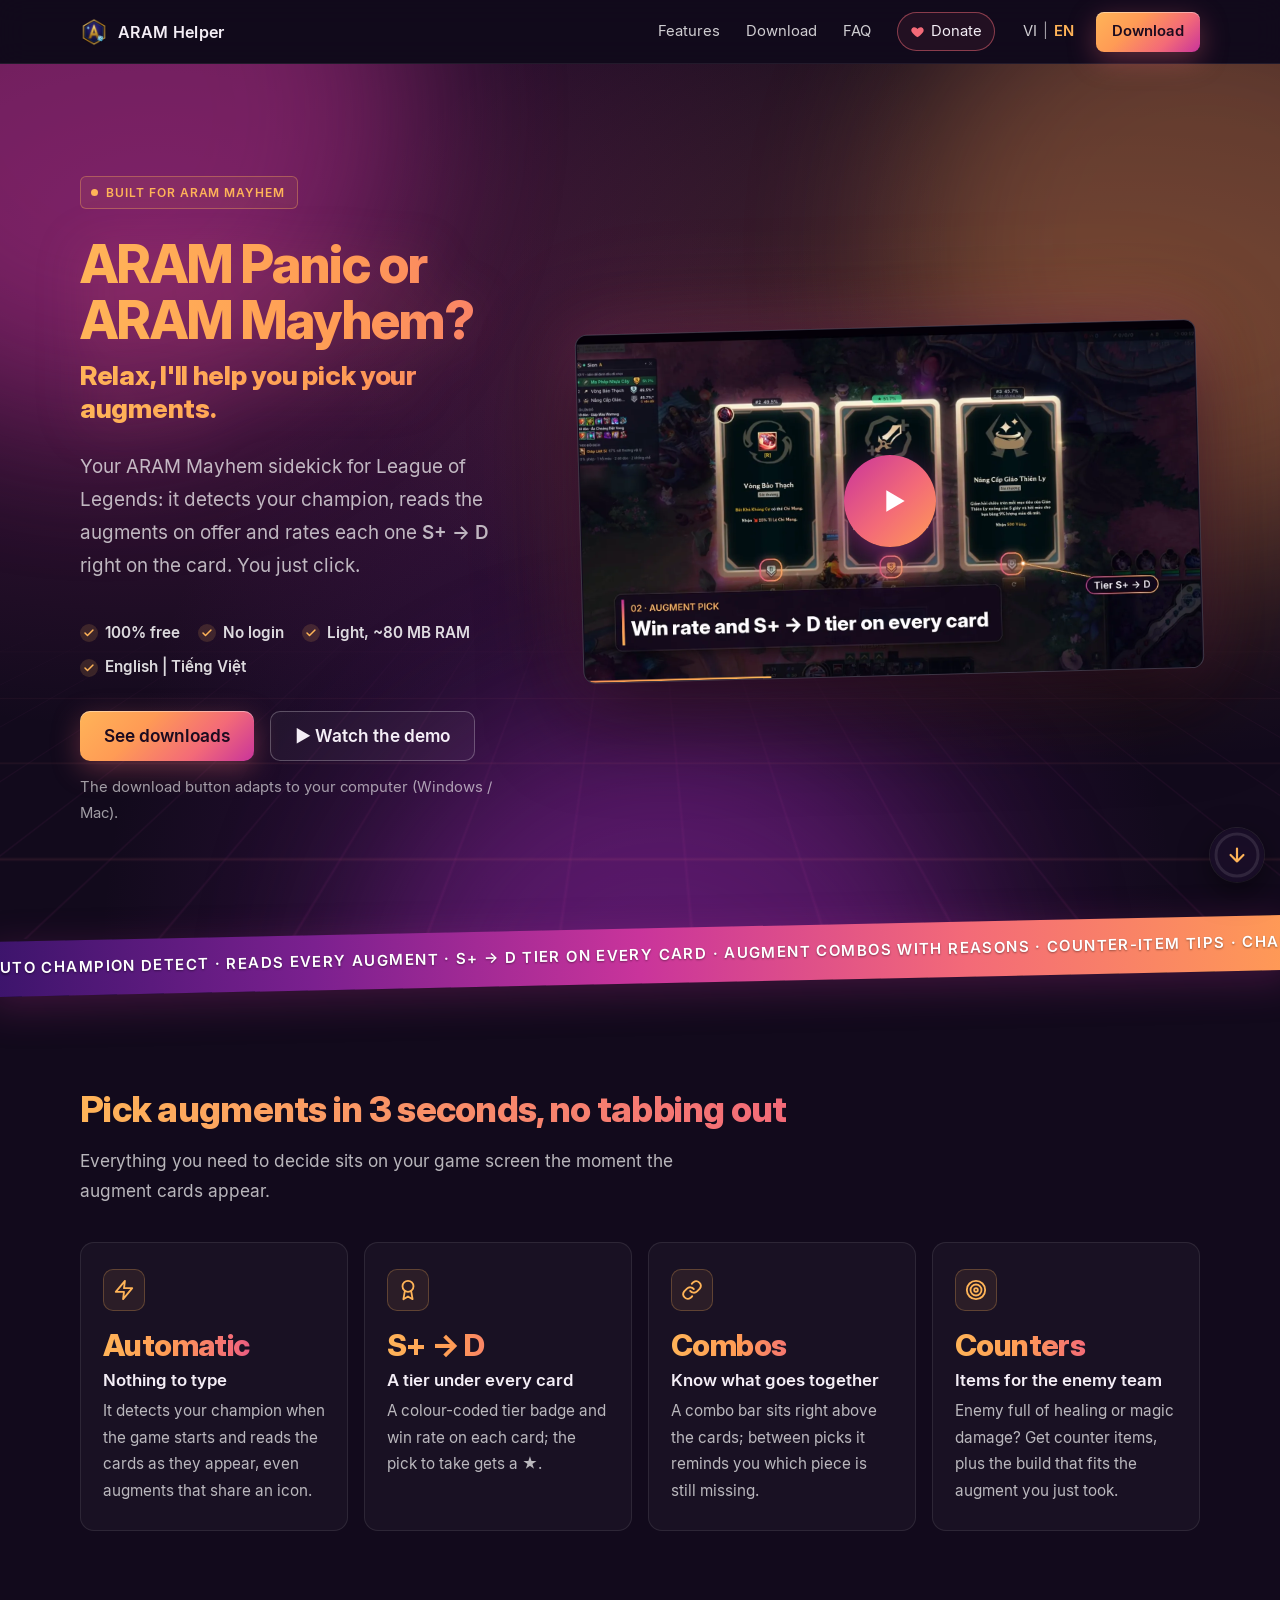
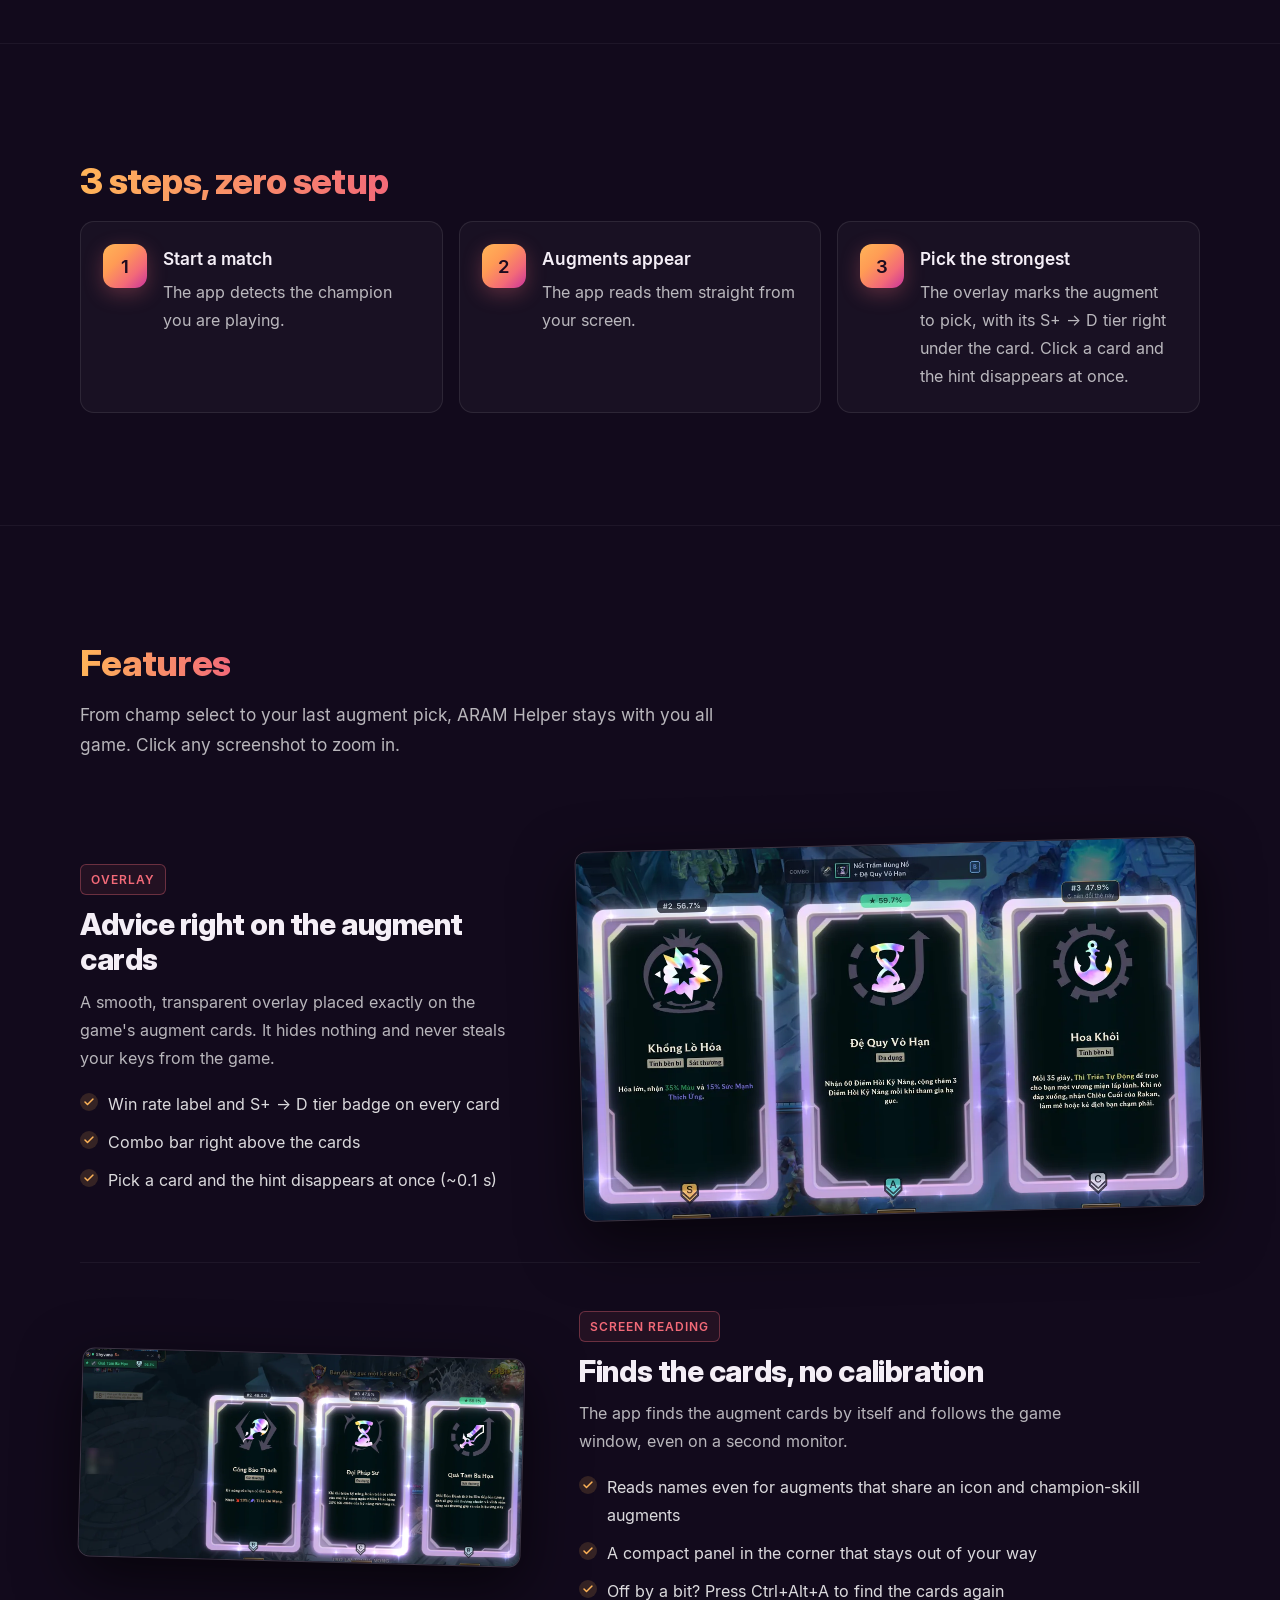
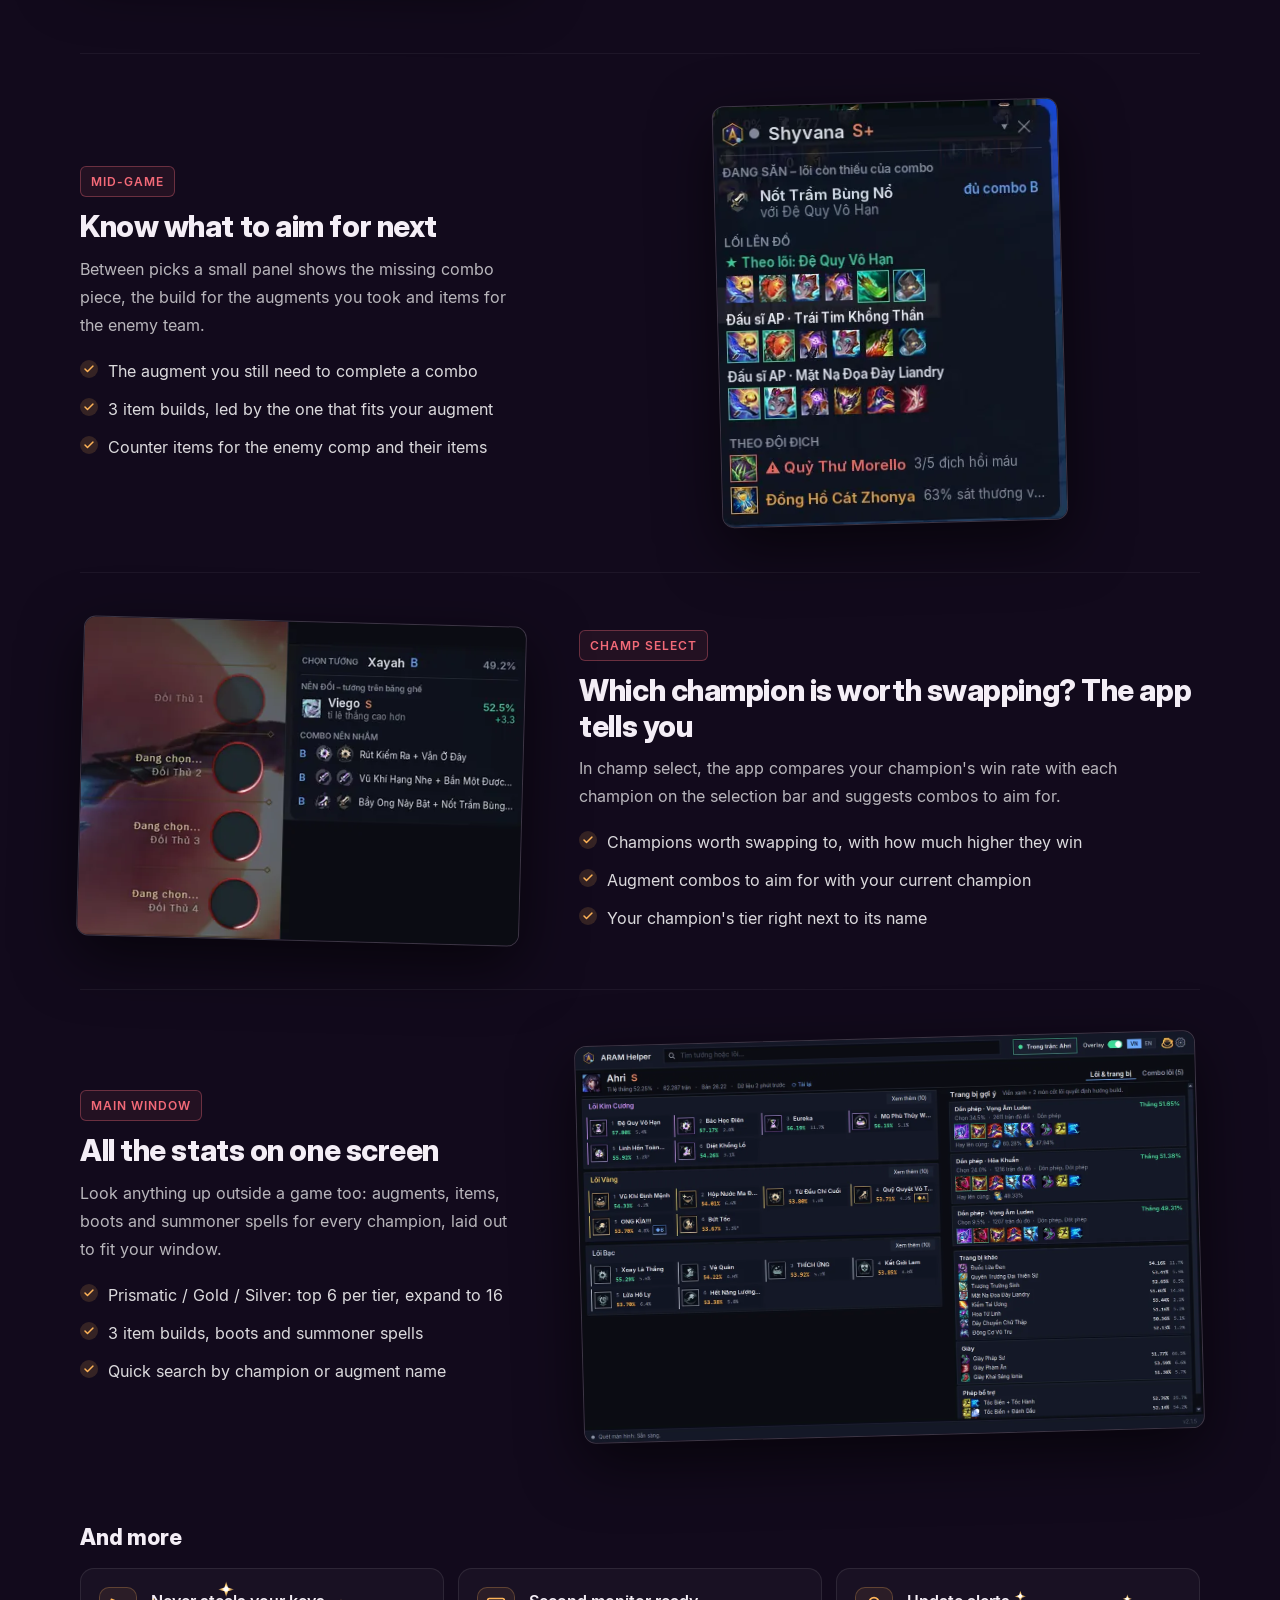
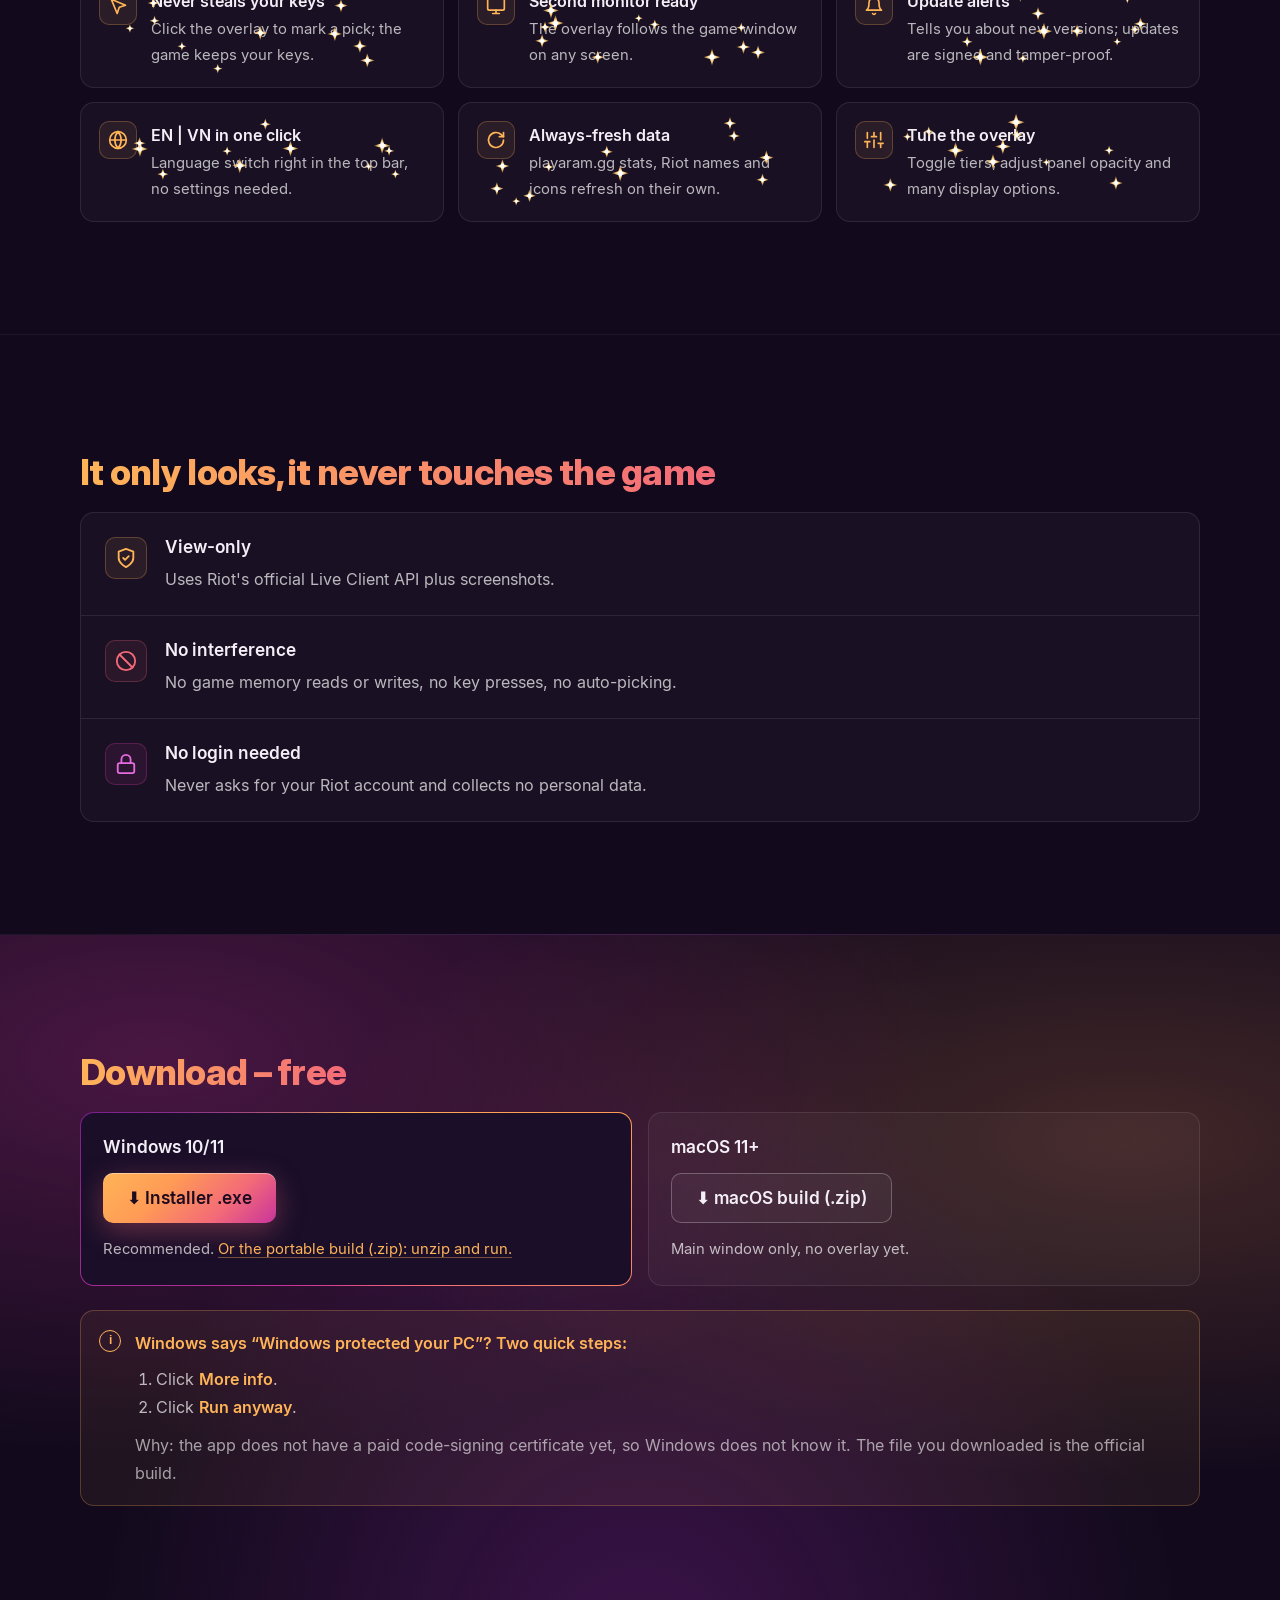
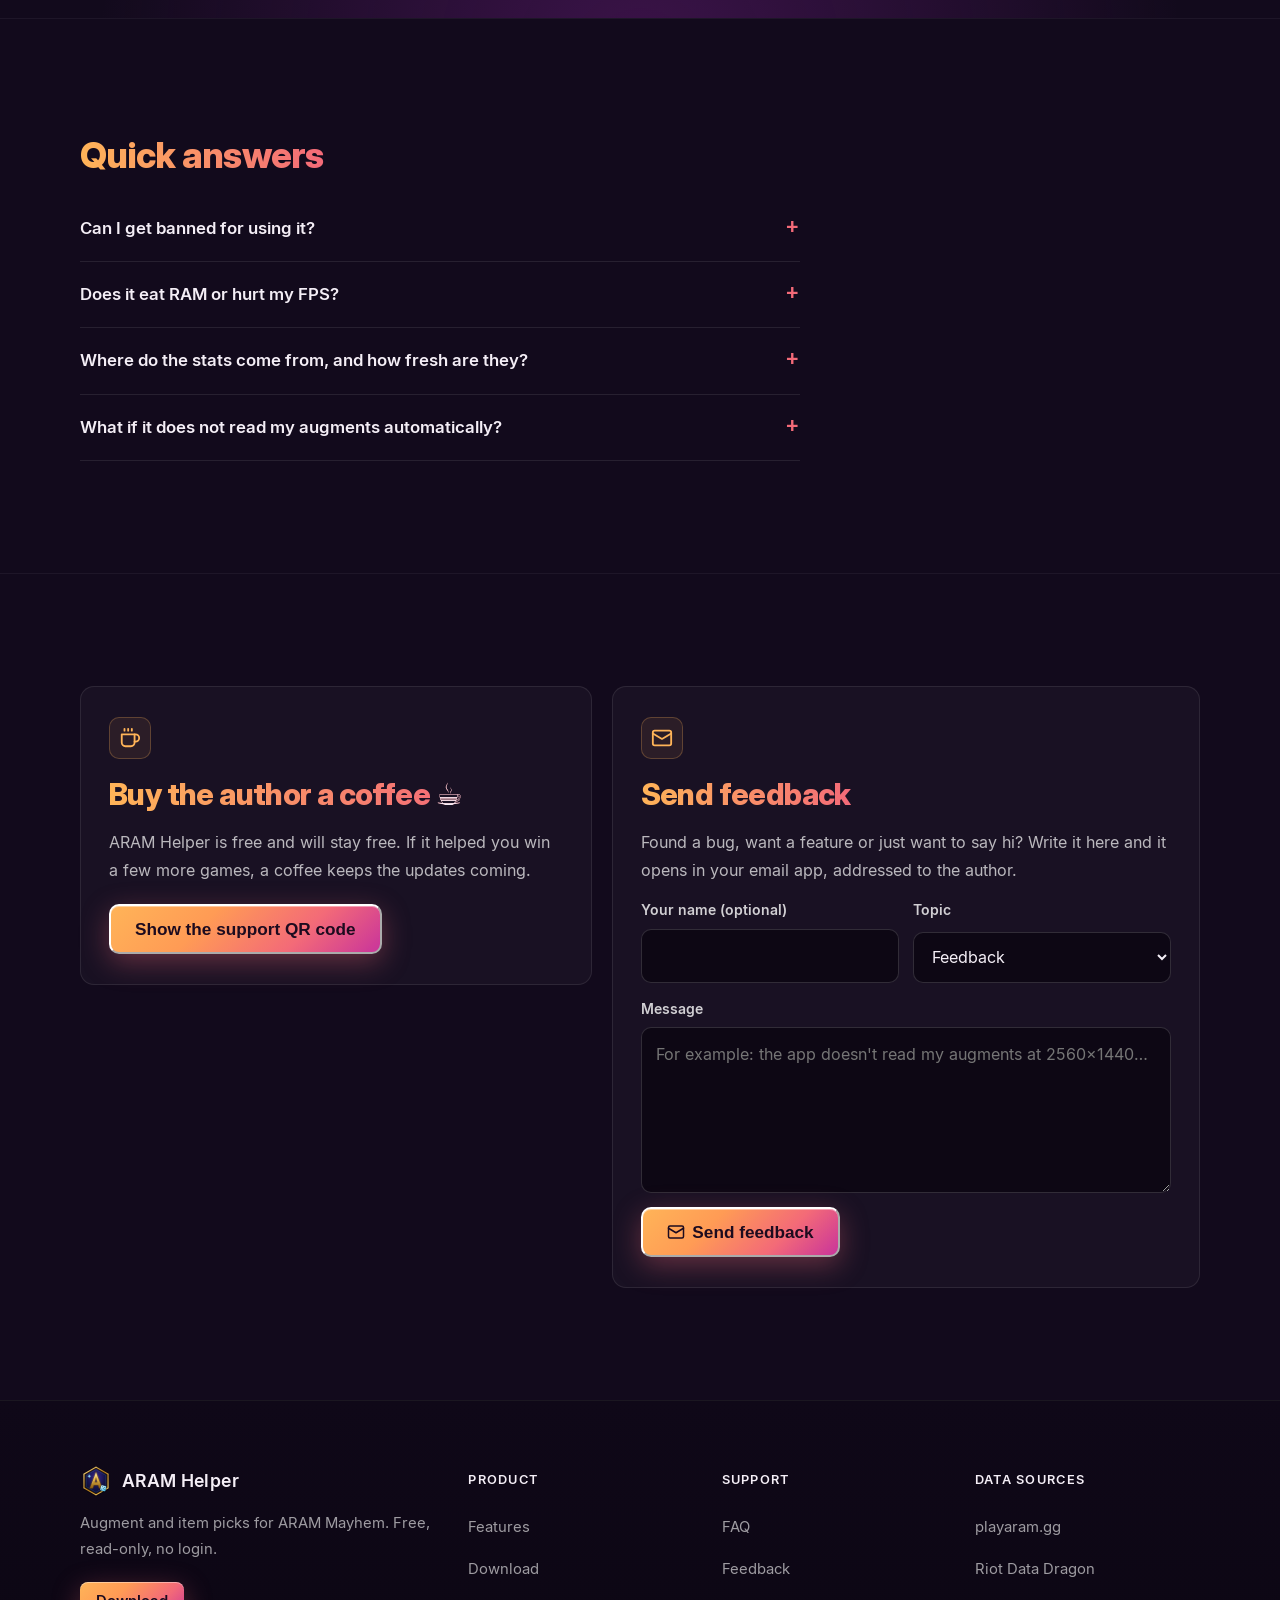
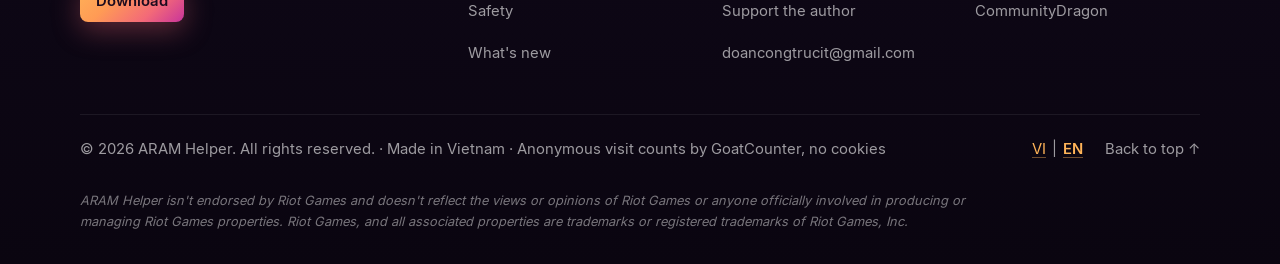
<file: site/index.html>
<!doctype html>
<html lang="vi">
<head>
<meta charset="utf-8">
<meta name="viewport" content="width=device-width, initial-scale=1">
<title>ARAM Helper – Gợi ý lõi và trang bị cho ARAM Hỗn Loạn</title>
<meta name="description" content="ARAM Helper tự nhận tướng, tự đọc các lõi trên màn hình và gợi ý lõi + trang bị ngay trong game ARAM Hỗn Loạn. Miễn phí, chỉ xem không can thiệp, không cần đăng nhập.">
<meta name="keywords" content="ARAM Mayhem augment helper, lõi ARAM Hỗn Loạn, lõi ARAM, gợi ý lõi, ARAM Helper, augment, overlay">
<meta name="theme-color" content="#120a1c">
<link rel="canonical" href="https://aramhelper.com/">
<link rel="alternate" hreflang="vi" href="https://aramhelper.com/">
<link rel="alternate" hreflang="en" href="https://aramhelper.com/en/">
<link rel="alternate" hreflang="x-default" href="https://aramhelper.com/">
<link rel="icon" type="image/png" href="assets/img/icon.png">
<meta property="og:type" content="website">
<meta property="og:site_name" content="ARAM Helper">
<meta property="og:title" content="ARAM Helper – ARAM Hoảng Loạn hay Hỗn Loạn? Đừng lo, tôi sẽ giúp bạn chọn lõi.">
<meta property="og:description" content="Tự đọc các lõi trên màn hình, gợi ý lõi + trang bị ngay trong game ARAM Hỗn Loạn. Miễn phí, chỉ xem không can thiệp, không cần đăng nhập.">
<meta property="og:url" content="https://aramhelper.com/">
<meta property="og:image" content="https://aramhelper.com/assets/img/og-vi.png">
<meta property="og:image:type" content="image/png">
<meta property="og:image:width" content="1200">
<meta property="og:image:height" content="630">
<meta property="og:image:alt" content="Overlay của ARAM Helper trong một trận ARAM Hỗn Loạn thật: nhãn % trên thẻ, huy hiệu tier, khung gợi ý">
<meta property="og:locale" content="vi_VN">
<meta name="twitter:card" content="summary_large_image">
<meta name="twitter:title" content="ARAM Helper – ARAM Hoảng Loạn hay Hỗn Loạn? Đừng lo, tôi sẽ giúp bạn chọn lõi.">
<meta name="twitter:description" content="Tự đọc các lõi trên màn hình, gợi ý lõi + trang bị ngay trong game ARAM Hỗn Loạn. Miễn phí, chỉ xem không can thiệp, không cần đăng nhập.">
<meta name="twitter:image" content="https://aramhelper.com/assets/img/og-vi.png">
<link rel="preload" href="assets/fonts/InterDisplay-ExtraBold.woff2" as="font" type="font/woff2" crossorigin>
<link rel="stylesheet" href="assets/style.css?v=0eca7738">
<script type="module" src="assets/app.mjs?v=0eca7738"></script>
<script data-goatcounter="https://aramhelper.goatcounter.com/count" async src="https://gc.zgo.at/count.js"></script>
</head>
<body data-lang="vi">
<div class="scroll-progress" aria-hidden="true"></div>

<header class="site-nav">
  <a class="brand" href="#hero"><img src="assets/img/icon.png" alt="" width="28" height="28"><span>ARAM Helper</span></a>
  <button class="nav-toggle" type="button" aria-label="Mở menu" aria-controls="site-links">&#9776;</button>
  <nav id="site-links" class="site-links">
    <a href="#features">Tính năng</a>
    <a href="#download">Tải về</a>
    <a href="#faq">Hỏi đáp</a>
    <a class="nav-donate" href="#donate" title="Ủng hộ tác giả" data-open-qr><svg class="heart" viewBox="0 0 24 24" aria-hidden="true" focusable="false"><path d="M12 21s-7.5-4.6-9.5-9.2C1.2 8.6 3.3 5 6.9 5c2.1 0 3.6 1.2 5.1 3 1.5-1.8 3-3 5.1-3 3.6 0 5.7 3.6 4.4 6.8C19.5 16.4 12 21 12 21z"/></svg><span class="nd-label">Ủng hộ</span></a>
    <span class="lang-switch"><a data-set-lang="vi" hreflang="vi" href="./">VI</a> | <a data-set-lang="en" hreflang="en" href="en/">EN</a></span>
  </nav>
  <a class="btn btn-primary btn-sm nav-cta" href="#download">Tải về</a>
</header>

<main>

<section id="hero" class="hero glow">
  <div class="hero-fx" aria-hidden="true"><span class="blob b1"></span><span class="blob b2"></span><span class="blob b3"></span><div class="floor"></div><canvas id="sparks"></canvas></div>
  <p class="badge"><span class="dot"></span>Dành cho ARAM Hỗn Loạn</p>
  <h1>ARAM Hoảng Loạn hay Hỗn Loạn?<span class="h1-sub">Đừng lo, tôi sẽ giúp bạn chọn lõi.</span></h1>
  <p class="lead">Trợ lý ARAM Hỗn Loạn cho Liên Minh Huyền Thoại: tự nhận tướng, tự đọc các lõi đang được đưa ra và chấm tier <b>S+ → D</b> ngay trên từng thẻ. Bạn chỉ việc bấm chọn.</p>
  <ul class="hero-points">
    <li><svg class="tick" viewBox="0 0 24 24" aria-hidden="true" focusable="false"><path d="M20 6 9 17l-5-5"/></svg>Miễn phí 100%</li><li><svg class="tick" viewBox="0 0 24 24" aria-hidden="true" focusable="false"><path d="M20 6 9 17l-5-5"/></svg>Không cần đăng nhập</li><li><svg class="tick" viewBox="0 0 24 24" aria-hidden="true" focusable="false"><path d="M20 6 9 17l-5-5"/></svg>Nhẹ ~80 MB RAM</li><li><svg class="tick" viewBox="0 0 24 24" aria-hidden="true" focusable="false"><path d="M20 6 9 17l-5-5"/></svg>Tiếng Việt | English</li>
  </ul>
  <div class="cta">
    <a id="primary-dl" class="btn btn-primary" data-goatcounter-click="download-hero" data-dl-win="https://github.com/doancongtrucit/aram-helper/releases/latest/download/ARAM-Helper-Setup.exe" data-dl-mac="https://github.com/doancongtrucit/aram-helper/releases/latest/download/ARAM-Helper-macos.zip" href="https://github.com/doancongtrucit/aram-helper/releases/latest/download/ARAM-Helper-Setup.exe">⬇ Tải cho Windows</a>
    <a id="demo-btn" class="btn btn-ghost" data-goatcounter-click="demo-button" href="#features" aria-haspopup="dialog">▶ Xem video demo</a>
  </div>
  <p class="muted hero-note">Nút tải tự đổi theo máy của bạn (Windows / Mac). <span data-version hidden></span></p>
  <figure class="hero-shot hero-video">
    <video id="demo-video" class="shot" src="assets/video/demo-vi.mp4" poster="assets/video/demo-vi.webp" aria-label="Video demo ARAM Helper (38 giây, có nhạc nền)" width="1920" height="1080" preload="none" controls playsinline></video>
    <button id="demo-play" class="play-btn" data-goatcounter-click="demo-play" type="button" aria-label="▶ Xem video demo" hidden><svg viewBox="0 0 24 24" aria-hidden="true" focusable="false"><path d="M8 5.5v13l11-6.5z"/></svg></button>
  </figure>
</section>

<div class="ticker" aria-hidden="true"><div class="ticker-track"><span>Tự nhận tướng · Tự đọc các lõi · Tier S+ → D trên thẻ · Combo lõi kèm lý do · Gợi ý đồ khắc chế · Gợi ý ở màn chọn tướng · Overlay trong suốt</span><span>Tự nhận tướng · Tự đọc các lõi · Tier S+ → D trên thẻ · Combo lõi kèm lý do · Gợi ý đồ khắc chế · Gợi ý ở màn chọn tướng · Overlay trong suốt</span></div></div>

<section id="highlights" class="highlights">
  <h2>Chọn lõi trong 3 giây, không cần tra cứu</h2>
  <p class="section-sub">Mọi thứ bạn cần để quyết định nằm ngay trên màn hình game, đúng lúc các thẻ lõi hiện ra.</p>
  <div class="hl-grid">
    <div class="box hl"><svg class="ico" viewBox="0 0 24 24" aria-hidden="true" focusable="false"><path d="M13 2 3 14h9l-1 8 10-12h-9l1-8z"/></svg><span class="hl-k">Tự động</span><b>Không phải gõ tìm gì</b><p>Vào trận là app nhận tướng; thẻ lõi hiện ra là app tự đọc, kể cả lõi dùng chung icon.</p></div>
    <div class="box hl"><svg class="ico" viewBox="0 0 24 24" aria-hidden="true" focusable="false"><circle cx="12" cy="8" r="6"/><path d="M15.5 13.5 17 22l-5-3-5 3 1.5-8.5"/></svg><span class="hl-k">S+ → D</span><b>Tier ngay dưới từng thẻ</b><p>Huy hiệu tier theo màu và % thắng trên mỗi thẻ; lõi nên chọn được đánh dấu ★.</p></div>
    <div class="box hl"><svg class="ico" viewBox="0 0 24 24" aria-hidden="true" focusable="false"><path d="M10 13a5 5 0 0 0 7.5.5l3-3a5 5 0 0 0-7-7l-1.7 1.7"/><path d="M14 11a5 5 0 0 0-7.5-.5l-3 3a5 5 0 0 0 7 7l1.7-1.7"/></svg><span class="hl-k">Combo</span><b>Biết lõi nào đi với lõi nào</b><p>Thanh combo nằm ngay trên các thẻ; giữa các lượt app nhắc lõi còn thiếu để đủ combo.</p></div>
    <div class="box hl"><svg class="ico" viewBox="0 0 24 24" aria-hidden="true" focusable="false"><circle cx="12" cy="12" r="10"/><circle cx="12" cy="12" r="6"/><circle cx="12" cy="12" r="2"/></svg><span class="hl-k">Khắc chế</span><b>Đồ theo đội địch</b><p>Địch nhiều hồi máu, nhiều sát thương phép? App gợi ý đồ khắc chế và bộ đồ hợp lõi bạn vừa lấy.</p></div>
  </div>
</section>

<section id="how" class="how">
  <h2>3 bước, không cần chỉnh gì</h2>
  <ol class="steps">
    <li class="box step"><i aria-hidden="true">1</i><div><b>Vào trận</b>App tự nhận tướng bạn đang chơi.</div></li>
    <li class="box step"><i aria-hidden="true">2</i><div><b>Các lõi hiện ra</b>App tự đọc lõi trên màn hình.</div></li>
    <li class="box step"><i aria-hidden="true">3</i><div><b>Chọn lõi mạnh nhất</b>Overlay đánh dấu lõi nên chọn, kèm tier S+ → D ngay dưới thẻ. Bấm chọn là gợi ý tắt ngay.</div></li>
  </ol>
</section>

<section id="features" class="features">
  <h2>Tính năng</h2>
  <p class="section-sub">Từ màn chọn tướng tới lúc chọn lõi cuối cùng, ARAM Helper đi cùng bạn cả trận. Bấm vào ảnh để phóng to.</p>
  <article class="frow">
    <div class="frow-text">
      <span class="chip">Overlay</span>
      <h3>Gợi ý nằm ngay trên thẻ lõi</h3>
      <p>Overlay trong suốt, mép mịn, đặt đúng lên các thẻ lõi của game. Không che thông tin, không giành phím của game.</p>
      <ul class="checks"><li><svg class="tick" viewBox="0 0 24 24" aria-hidden="true" focusable="false"><path d="M20 6 9 17l-5-5"/></svg>Nhãn % thắng và huy hiệu tier S+ → D trên từng thẻ</li><li><svg class="tick" viewBox="0 0 24 24" aria-hidden="true" focusable="false"><path d="M20 6 9 17l-5-5"/></svg>Thanh combo ngay phía trên các thẻ</li><li><svg class="tick" viewBox="0 0 24 24" aria-hidden="true" focusable="false"><path d="M20 6 9 17l-5-5"/></svg>Bấm chọn lõi là gợi ý tắt ngay (~0,1 giây)</li></ul>
    </div>
    <figure class="frow-media"><img class="shot zoomable" src="assets/img/overlay-combo.webp" alt="Overlay trên các thẻ lõi: % thắng, huy hiệu tier và thanh combo" width="1200" height="714" loading="lazy"></figure>
  </article>
  <article class="frow">
    <div class="frow-text">
      <span class="chip">Tự đọc màn hình</span>
      <h3>Tự tìm thẻ lõi, không cần căn chỉnh</h3>
      <p>App tự tìm thẻ lõi trên màn hình và bám theo cửa sổ game, kể cả khi bạn chơi trên màn hình phụ.</p>
      <ul class="checks"><li><svg class="tick" viewBox="0 0 24 24" aria-hidden="true" focusable="false"><path d="M20 6 9 17l-5-5"/></svg>Đọc được cả tên lõi dùng chung icon và lõi kỹ năng tướng</li><li><svg class="tick" viewBox="0 0 24 24" aria-hidden="true" focusable="false"><path d="M20 6 9 17l-5-5"/></svg>Khung gợi ý thu gọn ở góc, không vướng tầm nhìn</li><li><svg class="tick" viewBox="0 0 24 24" aria-hidden="true" focusable="false"><path d="M20 6 9 17l-5-5"/></svg>Lỡ lệch? Bấm Ctrl+Alt+A để app tìm lại thẻ</li></ul>
    </div>
    <figure class="frow-media"><img class="shot zoomable" src="assets/img/overlay-collapsed.webp" alt="Khung gợi ý thu gọn ở góc màn hình khi đang chọn lõi" width="1500" height="705" loading="lazy"></figure>
  </article>
  <article class="frow frow-tall">
    <div class="frow-text">
      <span class="chip">Giữa trận</span>
      <h3>Biết trước nên nhắm gì tiếp</h3>
      <p>Giữa các lượt chọn, khung nhỏ cho biết lõi còn thiếu của combo, lối lên đồ theo lõi đã lấy và đồ nên lên theo đội địch.</p>
      <ul class="checks"><li><svg class="tick" viewBox="0 0 24 24" aria-hidden="true" focusable="false"><path d="M20 6 9 17l-5-5"/></svg>Lõi còn thiếu để đủ combo</li><li><svg class="tick" viewBox="0 0 24 24" aria-hidden="true" focusable="false"><path d="M20 6 9 17l-5-5"/></svg>3 lối lên đồ, ưu tiên bộ hợp lõi bạn vừa chọn</li><li><svg class="tick" viewBox="0 0 24 24" aria-hidden="true" focusable="false"><path d="M20 6 9 17l-5-5"/></svg>Đồ khắc chế theo đội hình + trang bị của địch</li></ul>
    </div>
    <figure class="frow-media"><img class="shot zoomable" src="assets/img/overlay-between.webp" alt="Khung giữa trận: lõi còn thiếu của combo, lối lên đồ và đồ theo đội địch" width="344" height="420" loading="lazy"></figure>
  </article>
  <article class="frow">
    <div class="frow-text">
      <span class="chip">Chọn tướng</span>
      <h3>Tướng nào đáng đổi, app chỉ cho bạn</h3>
      <p>Vào màn chọn tướng, app so tỉ lệ thắng tướng của bạn với từng tướng trên thanh chọn tướng và gợi ý combo nên nhắm.</p>
      <ul class="checks"><li><svg class="tick" viewBox="0 0 24 24" aria-hidden="true" focusable="false"><path d="M20 6 9 17l-5-5"/></svg>Tướng đáng đổi kèm % thắng cao hơn bao nhiêu</li><li><svg class="tick" viewBox="0 0 24 24" aria-hidden="true" focusable="false"><path d="M20 6 9 17l-5-5"/></svg>Combo lõi nên nhắm cho tướng đang cầm</li><li><svg class="tick" viewBox="0 0 24 24" aria-hidden="true" focusable="false"><path d="M20 6 9 17l-5-5"/></svg>Tier của tướng hiện ngay cạnh tên</li></ul>
    </div>
    <figure class="frow-media"><img class="shot zoomable" src="assets/img/champ-select.webp" alt="Khung gợi ý ở màn chọn tướng: tướng nên đổi và combo nên nhắm" width="500" height="360" loading="lazy"></figure>
  </article>
  <article class="frow">
    <div class="frow-text">
      <span class="chip">Cửa sổ chính</span>
      <h3>Toàn bộ thống kê trên một màn hình</h3>
      <p>Ngoài trận vẫn tra được hết: lõi, trang bị, giày, phép bổ trợ của từng tướng, tự xếp bố cục theo cỡ cửa sổ.</p>
      <ul class="checks"><li><svg class="tick" viewBox="0 0 24 24" aria-hidden="true" focusable="false"><path d="M20 6 9 17l-5-5"/></svg>Lõi Kim Cương / Vàng / Bạc: 6 lõi mạnh nhất mỗi bậc, xem thêm tới 16</li><li><svg class="tick" viewBox="0 0 24 24" aria-hidden="true" focusable="false"><path d="M20 6 9 17l-5-5"/></svg>3 lối lên đồ, giày và phép bổ trợ</li><li><svg class="tick" viewBox="0 0 24 24" aria-hidden="true" focusable="false"><path d="M20 6 9 17l-5-5"/></svg>Tìm nhanh tướng hoặc lõi theo tên</li></ul>
    </div>
    <figure class="frow-media"><img class="shot zoomable" src="assets/img/main-window.webp" alt="Cửa sổ chính của ARAM Helper với lõi, trang bị và combo" width="1400" height="897" loading="lazy"></figure>
  </article>
  <h3 class="more-title">Và còn nữa</h3>
  <div class="mini-grid">
    <div class="mini"><svg class="ico" viewBox="0 0 24 24" aria-hidden="true" focusable="false"><path d="m4 4 7 17 2.5-7.5L21 11z"/></svg><div><b>Không giành phím</b><p>Bấm lên overlay để đánh dấu lõi mà game vẫn nhận phím.</p></div></div>
    <div class="mini"><svg class="ico" viewBox="0 0 24 24" aria-hidden="true" focusable="false"><rect x="2" y="3" width="20" height="14" rx="2"/><path d="M8 21h8M12 17v4"/></svg><div><b>Bám màn hình phụ</b><p>Overlay đi theo cửa sổ game trên mọi màn hình.</p></div></div>
    <div class="mini"><svg class="ico" viewBox="0 0 24 24" aria-hidden="true" focusable="false"><path d="M6 8a6 6 0 0 1 12 0c0 7 3 9 3 9H3s3-2 3-9"/><path d="M10.3 21a1.9 1.9 0 0 0 3.4 0"/></svg><div><b>Tự báo bản mới</b><p>Có bản mới là báo; bản cập nhật có chữ ký, chống giả mạo.</p></div></div>
    <div class="mini"><svg class="ico" viewBox="0 0 24 24" aria-hidden="true" focusable="false"><circle cx="12" cy="12" r="10"/><path d="M2 12h20M12 2a15 15 0 0 1 0 20M12 2a15 15 0 0 0 0 20"/></svg><div><b>VN | EN tức thì</b><p>Công tắc ngôn ngữ ngay trên thanh trên cùng, không cần vào Cài đặt.</p></div></div>
    <div class="mini"><svg class="ico" viewBox="0 0 24 24" aria-hidden="true" focusable="false"><path d="M21 12a9 9 0 1 1-3-6.7L21 8"/><path d="M21 3v5h-5"/></svg><div><b>Số liệu luôn mới</b><p>Thống kê playaram.gg, tên và icon Riot tự làm mới.</p></div></div>
    <div class="mini"><svg class="ico" viewBox="0 0 24 24" aria-hidden="true" focusable="false"><path d="M4 21v-7M4 10V3M12 21v-9M12 8V3M20 21v-5M20 12V3M1 14h6M9 8h6M17 16h6"/></svg><div><b>Tuỳ chỉnh overlay</b><p>Bật/tắt tier, chỉnh độ đậm khung, nhiều tuỳ chọn hiển thị.</p></div></div>
  </div>
</section>

<section id="safety" class="safety">
  <h2>Chỉ nhìn, không chạm vào game</h2>
  <div class="row">
    <div class="box"><svg class="ico" viewBox="0 0 24 24" aria-hidden="true" focusable="false"><path d="M12 22s8-4 8-10V5l-8-3-8 3v7c0 6 8 10 8 10z"/><path d="m9 12 2 2 4-4"/></svg><b>Chỉ xem dữ liệu</b><p>Dùng Live Client API chính thức của Riot và ảnh chụp màn hình.</p></div>
    <div class="box"><svg class="ico" viewBox="0 0 24 24" aria-hidden="true" focusable="false"><circle cx="12" cy="12" r="10"/><path d="m4.9 4.9 14.2 14.2"/></svg><b>Không can thiệp</b><p>Không đọc/ghi bộ nhớ game, không gửi phím, không tự chọn lõi.</p></div>
    <div class="box"><svg class="ico" viewBox="0 0 24 24" aria-hidden="true" focusable="false"><rect x="3" y="11" width="18" height="11" rx="2"/><path d="M7 11V7a5 5 0 0 1 10 0v4"/></svg><b>Không cần đăng nhập</b><p>Không hỏi tài khoản Riot, không thu thập dữ liệu cá nhân.</p></div>
  </div>
</section>

<section id="download" class="download glow">
  <h2>Tải về – miễn phí</h2>
  <div class="row">
    <div class="box featured">
      <b>Windows 10/11</b>
      <a class="btn btn-primary" data-goatcounter-click="download-setup" href="https://github.com/doancongtrucit/aram-helper/releases/latest/download/ARAM-Helper-Setup.exe">⬇ Bộ cài .exe</a>
      <p class="muted">Khuyên dùng. <a data-goatcounter-click="download-portable" href="https://github.com/doancongtrucit/aram-helper/releases/latest/download/ARAM-Helper-win64-portable.zip">Hoặc bản portable (.zip), giải nén là chạy.</a></p>
    </div>
    <div class="box">
      <b>macOS 11+</b>
      <a class="btn btn-ghost" data-goatcounter-click="download-mac" href="https://github.com/doancongtrucit/aram-helper/releases/latest/download/ARAM-Helper-macos.zip">⬇ Bản macOS (.zip)</a>
      <p class="muted">Chỉ có cửa sổ chính, chưa có overlay.</p>
    </div>
  </div>
  <div id="mobile-note" class="note mobile-note">
    <p>ARAM Helper chạy trên máy tính Windows/Mac – hãy mở link này trên PC.</p>
    <button id="share-link" class="btn btn-ghost" type="button" data-copied="Đã sao chép link">Chia sẻ / sao chép link</button>
    <p id="share-status" class="share-status" role="status" aria-live="polite"></p>
  </div>
  <div class="note smartscreen">
    <b>Windows báo “Windows protected your PC”? Làm 2 bước:</b>
    <ol>
      <li>Bấm <b>More info</b> (Thông tin thêm).</li>
      <li>Bấm <b>Run anyway</b> (Vẫn chạy).</li>
    </ol>
    <p>Lý do: app chưa có chữ ký số trả phí nên Windows chưa quen với nó. File tải về là bản chính thức.</p>
  </div>
</section>

<section id="faq" class="faq narrow">
  <h2>Hỏi nhanh</h2>
  <details><summary>Dùng có bị khoá tài khoản không?</summary><p>App chỉ dùng Live Client API chính thức mà Riot mở cho các app hỗ trợ (cùng cách các app quen thuộc khác đang dùng) và ảnh chụp màn hình. App không đọc/ghi bộ nhớ game, không gửi phím, không tự chọn lõi thay bạn. Dù vậy, đây là công cụ bên thứ ba – bạn tự cân nhắc theo chính sách hiện hành của Riot.</p></details>
  <details><summary>Có tốn RAM / làm giật game không?</summary><p>Nhẹ: RAM khi chạy khoảng 70–90 MB, overlay chỉ là một cửa sổ trong suốt nên không ảnh hưởng FPS đáng kể.</p></details>
  <details><summary>Số liệu lấy từ đâu, cập nhật khi nào?</summary><p>Thống kê lõi và trang bị lấy từ playaram.gg; tên và icon từ Riot Data Dragon và CommunityDragon. App tự làm mới dữ liệu khi bạn mở.</p></details>
  <details><summary>Không tự đọc được lõi thì làm sao?</summary><p>Bạn vẫn tìm thủ công được: gõ tên tướng hoặc tên lõi vào ô tìm kiếm là thấy ngay thống kê và gợi ý. Lúc bảng lõi đang hiện, bấm Ctrl+Alt+A để app tìm lại vị trí thẻ lõi.</p></details>
</section>

<section id="donate" class="donate">
  <div class="donate-grid">
    <div class="box donate-card">
      <svg class="ico" viewBox="0 0 24 24" aria-hidden="true" focusable="false"><path d="M17 8h1a4 4 0 0 1 0 8h-1"/><path d="M3 8h14v9a4 4 0 0 1-4 4H7a4 4 0 0 1-4-4z"/><path d="M6 2v2M10 2v2M14 2v2"/></svg>
      <h2>Mời tác giả ly cà phê <span class="emoji" aria-hidden="true">☕</span></h2>
      <p>ARAM Helper miễn phí và sẽ luôn miễn phí. Nếu app giúp bạn thắng thêm vài trận, một ly cà phê là động lực để tác giả cập nhật tiếp.</p>
      <button id="qr-toggle" class="btn btn-primary" type="button" aria-expanded="false" aria-controls="qr-panel" data-show="Hiện mã QR ủng hộ" data-hide="Ẩn mã QR">Hiện mã QR ủng hộ</button>
      <noscript><style>#qr-toggle { display: none; } #qr-panel { display: block; }</style></noscript>
      <div id="qr-panel" class="qr-panel" hidden>
        <figure class="donate-figure">
          <img id="donate-qr" class="donate-qr" data-src="assets/img/donate-qr.png" alt="Mã QR chuyển khoản ủng hộ tác giả" width="240" height="240">
          <figcaption>Chuyển khoản ngân hàng Việt Nam (VietQR)</figcaption>
        </figure>
        <p id="donate-fallback" class="muted">Mã QR đang được cập nhật. Liên hệ qua email: <a href="mailto:doancongtrucit@gmail.com">doancongtrucit@gmail.com</a></p>
      </div>
    </div>
    <div id="feedback" class="box feedback-card">
      <svg class="ico" viewBox="0 0 24 24" aria-hidden="true" focusable="false"><rect x="2" y="4" width="20" height="16" rx="2"/><path d="m22 7-10 6L2 7"/></svg>
      <h2>Góp ý cho ARAM Helper</h2>
      <p>Gặp lỗi, muốn thêm tính năng hay chỉ muốn nói gì đó? Viết vào đây, thư sẽ mở trong ứng dụng email của bạn để gửi cho tác giả.</p>
      <form id="fb-form" class="fb-form" novalidate data-email="doancongtrucit@gmail.com" data-err="Bạn hãy viết vài dòng nội dung trước khi gửi nhé." data-ok="Đã mở ứng dụng email. Nếu không thấy gì, hãy gửi trực tiếp tới">
        <div class="field-row">
          <label class="field"><span>Tên của bạn (không bắt buộc)</span><input name="name" type="text" maxlength="60" autocomplete="nickname"></label>
          <label class="field"><span>Chủ đề</span><select name="topic"><option>Góp ý</option><option>Báo lỗi</option><option>Đề xuất tính năng</option></select></label>
        </div>
        <label class="field"><span>Nội dung</span><textarea name="message" rows="5" maxlength="1500" placeholder="Ví dụ: app không đọc được lõi khi mình chơi ở độ phân giải 2560×1440…" required></textarea></label>
        <button class="btn btn-primary" type="submit"><svg class="btn-ico" viewBox="0 0 24 24" aria-hidden="true" focusable="false"><rect x="2" y="4" width="20" height="16" rx="2"/><path d="m22 7-10 6L2 7"/></svg>Gửi góp ý</button>
        <p id="fb-status" class="fb-status" role="status" aria-live="polite"></p>
      </form>
    </div>
  </div>
</section>

</main>

<dialog id="lightbox" class="lightbox" aria-label="Bấm để phóng to">
  <form method="dialog"><button class="lightbox-close" aria-label="Đóng">&times;</button></form>
  <img id="lightbox-img" alt="">
</dialog>

<button id="scroll-fab" class="scroll-fab" type="button" hidden aria-label="Xuống cuối trang" title="Xuống cuối trang" data-end="Xuống cuối trang" data-top="Lên đầu trang">
  <svg class="fab-ring" viewBox="0 0 48 48" aria-hidden="true"><circle cx="24" cy="24" r="21"/><circle class="fab-progress" cx="24" cy="24" r="21" pathLength="100"/></svg>
  <svg class="fab-arrow" viewBox="0 0 24 24" aria-hidden="true" focusable="false"><path d="M12 5v14M19 12l-7 7-7-7"/></svg>
</button>

<footer class="site-footer">
  <div class="footer-grid">
    <div class="footer-brand">
      <a class="brand" href="#hero"><img src="assets/img/icon.png" alt="" width="32" height="32" loading="lazy"><span>ARAM Helper</span></a>
      <p>Trợ lý chọn lõi và trang bị cho ARAM Hỗn Loạn. Miễn phí, chỉ xem không can thiệp, không cần đăng nhập.</p>
      <a class="btn btn-primary btn-sm" href="#download">Tải về</a>
    </div>
    <nav class="footer-col" aria-label="Sản phẩm">
      <h3>Sản phẩm</h3>
      <ul>
        <li><a href="#features">Tính năng</a></li>
        <li><a href="#download">Tải về</a></li>
        <li><a href="#safety">An toàn</a></li>
        <li><a href="changelog.html">Có gì mới</a></li>
      </ul>
    </nav>
    <nav class="footer-col" aria-label="Hỗ trợ">
      <h3>Hỗ trợ</h3>
      <ul>
        <li><a href="#faq">Hỏi đáp</a></li>
        <li><a href="#feedback">Góp ý</a></li>
        <li><a href="#donate">Ủng hộ tác giả</a></li>
        <li><a href="mailto:doancongtrucit@gmail.com">doancongtrucit@gmail.com</a></li>
      </ul>
    </nav>
    <div class="footer-col">
      <h3>Nguồn dữ liệu</h3>
      <ul>
        <li><a href="https://playaram.gg" rel="noopener">playaram.gg</a></li>
        <li>Riot Data Dragon</li>
        <li>CommunityDragon</li>
      </ul>
    </div>
  </div>
  <div class="footer-bottom">
    <p>&copy; 2026 ARAM Helper. Bảo lưu mọi quyền. · Làm tại Việt Nam · Đếm lượt xem ẩn danh bằng GoatCounter, không cookie</p>
    <p class="footer-meta"><span class="lang-switch"><a data-set-lang="vi" hreflang="vi" href="./">VI</a> | <a data-set-lang="en" hreflang="en" href="en/">EN</a></span><a href="#hero">Lên đầu trang &uarr;</a></p>
  </div>
  <p class="disclaimer"><i>ARAM Helper isn't endorsed by Riot Games and doesn't reflect the views or opinions of Riot Games or anyone officially involved in producing or managing Riot Games properties. Riot Games, and all associated properties are trademarks or registered trademarks of Riot Games, Inc.</i></p>
</footer>

</body>
</html>
</file>
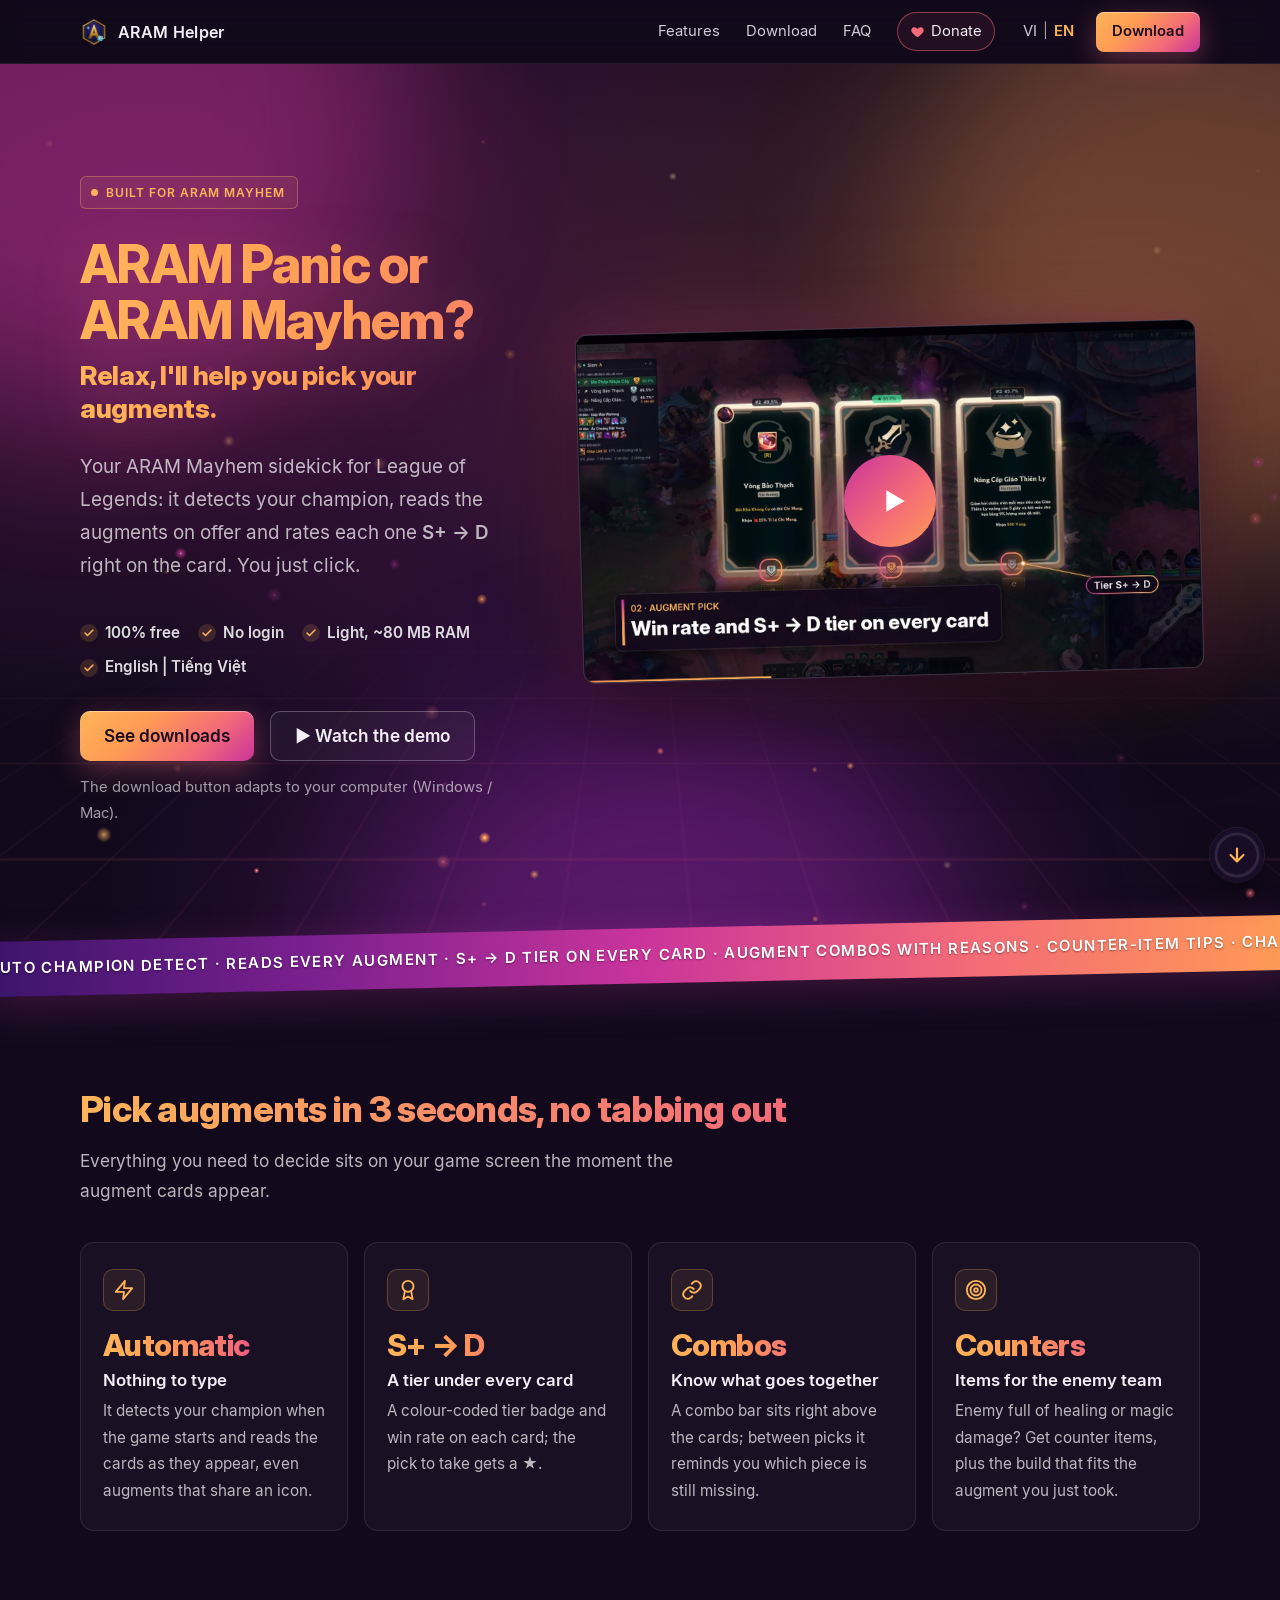
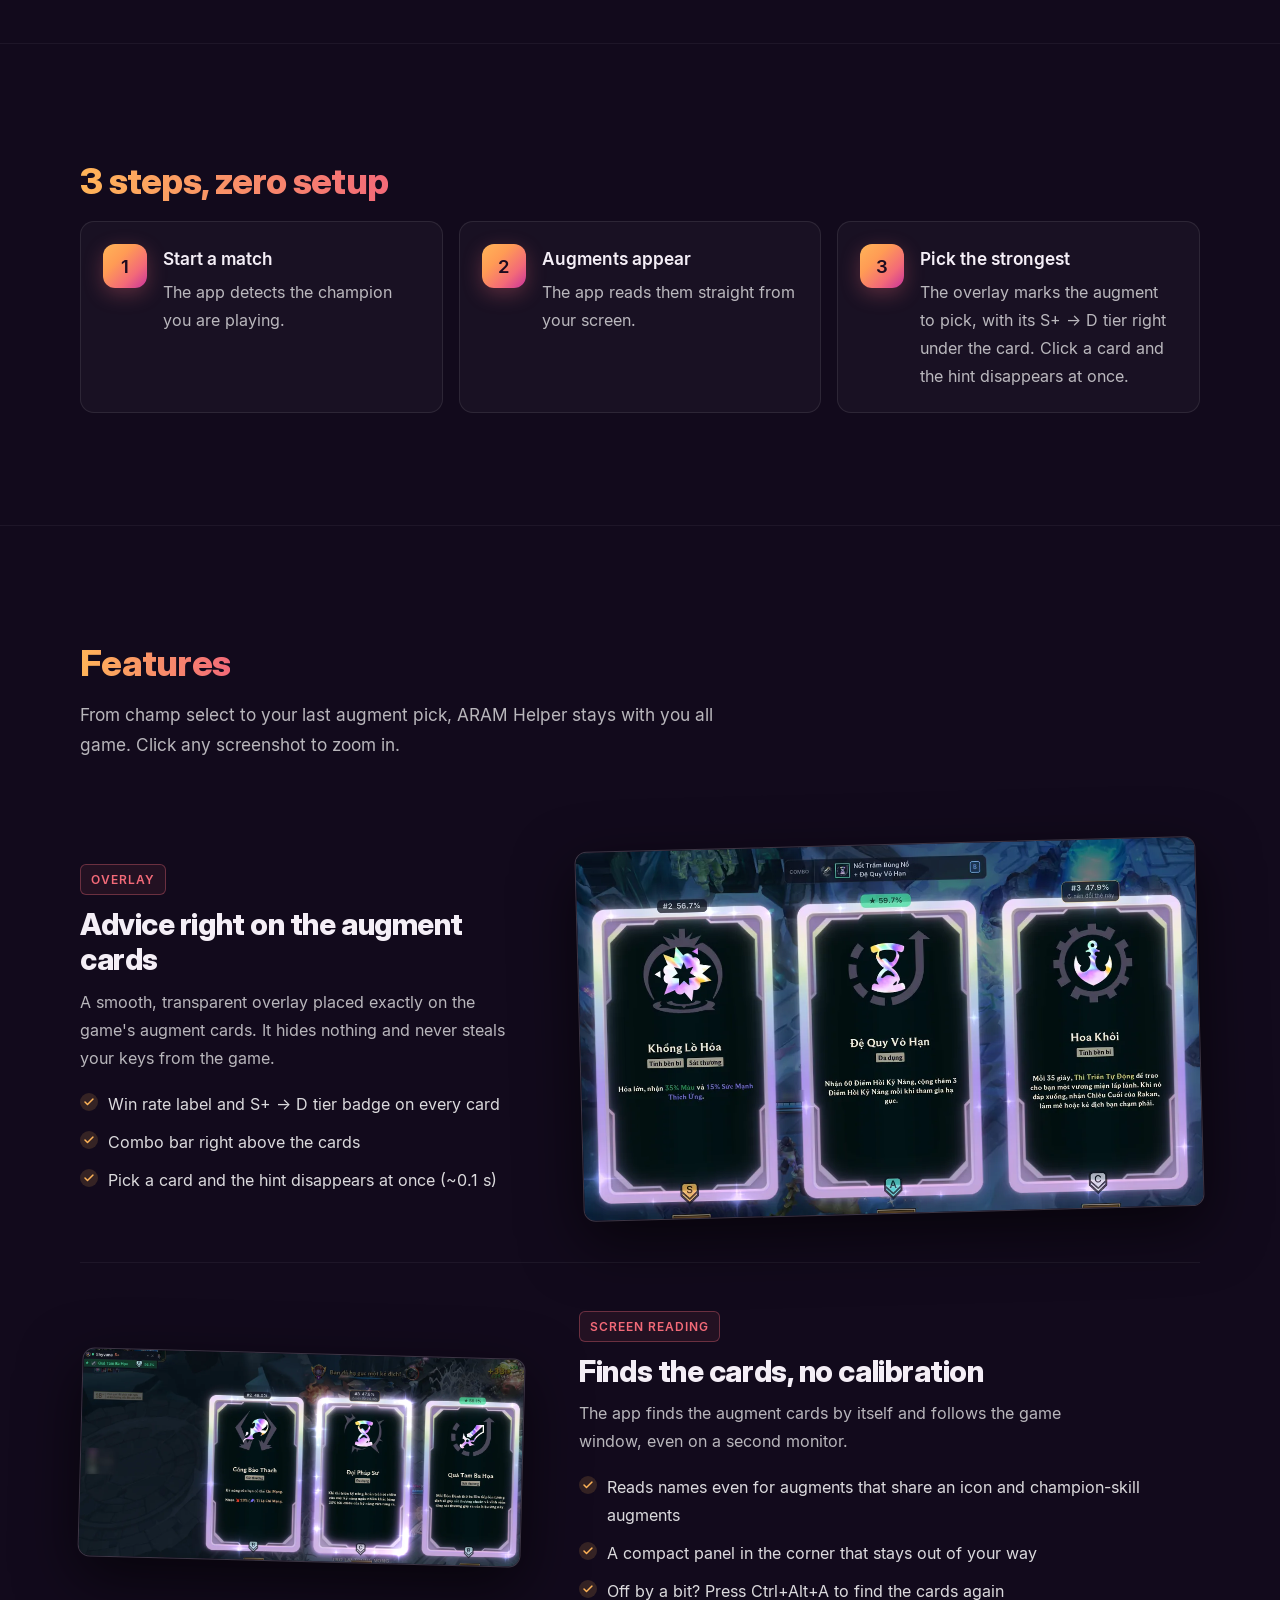
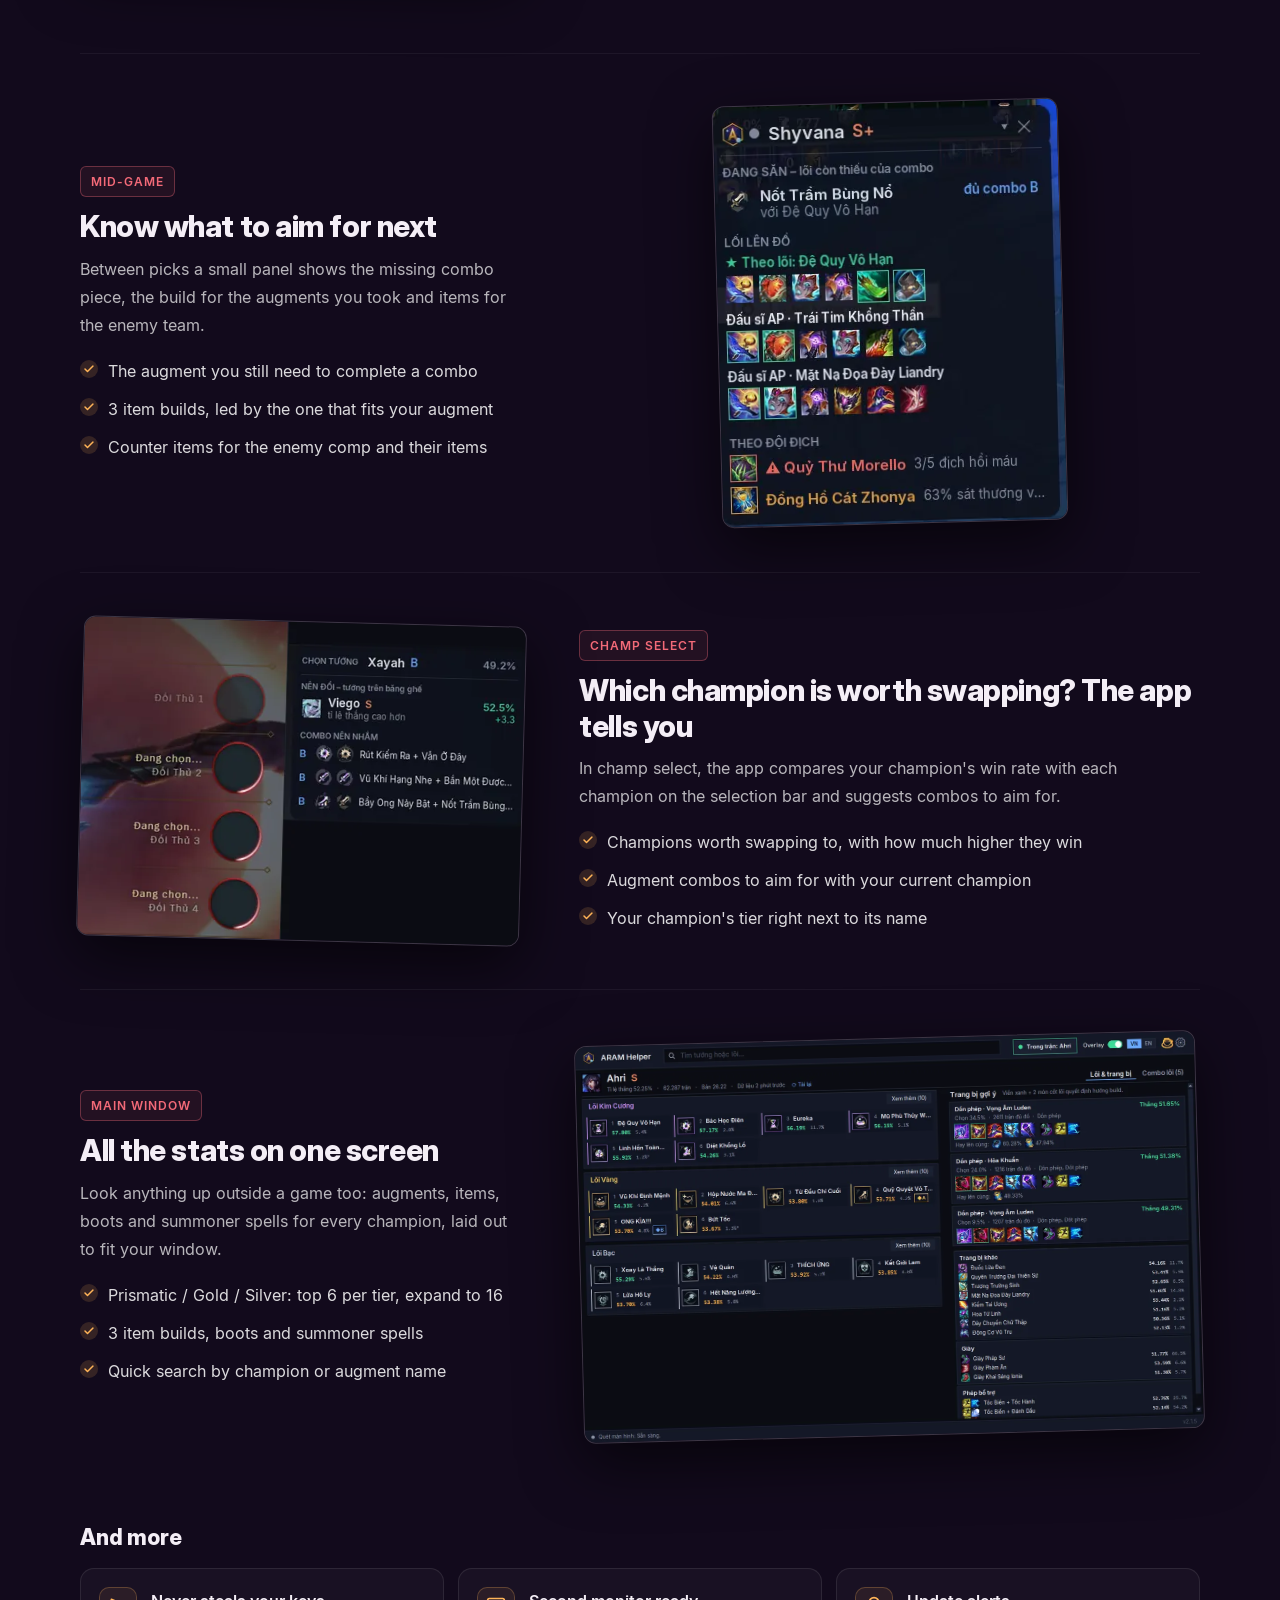
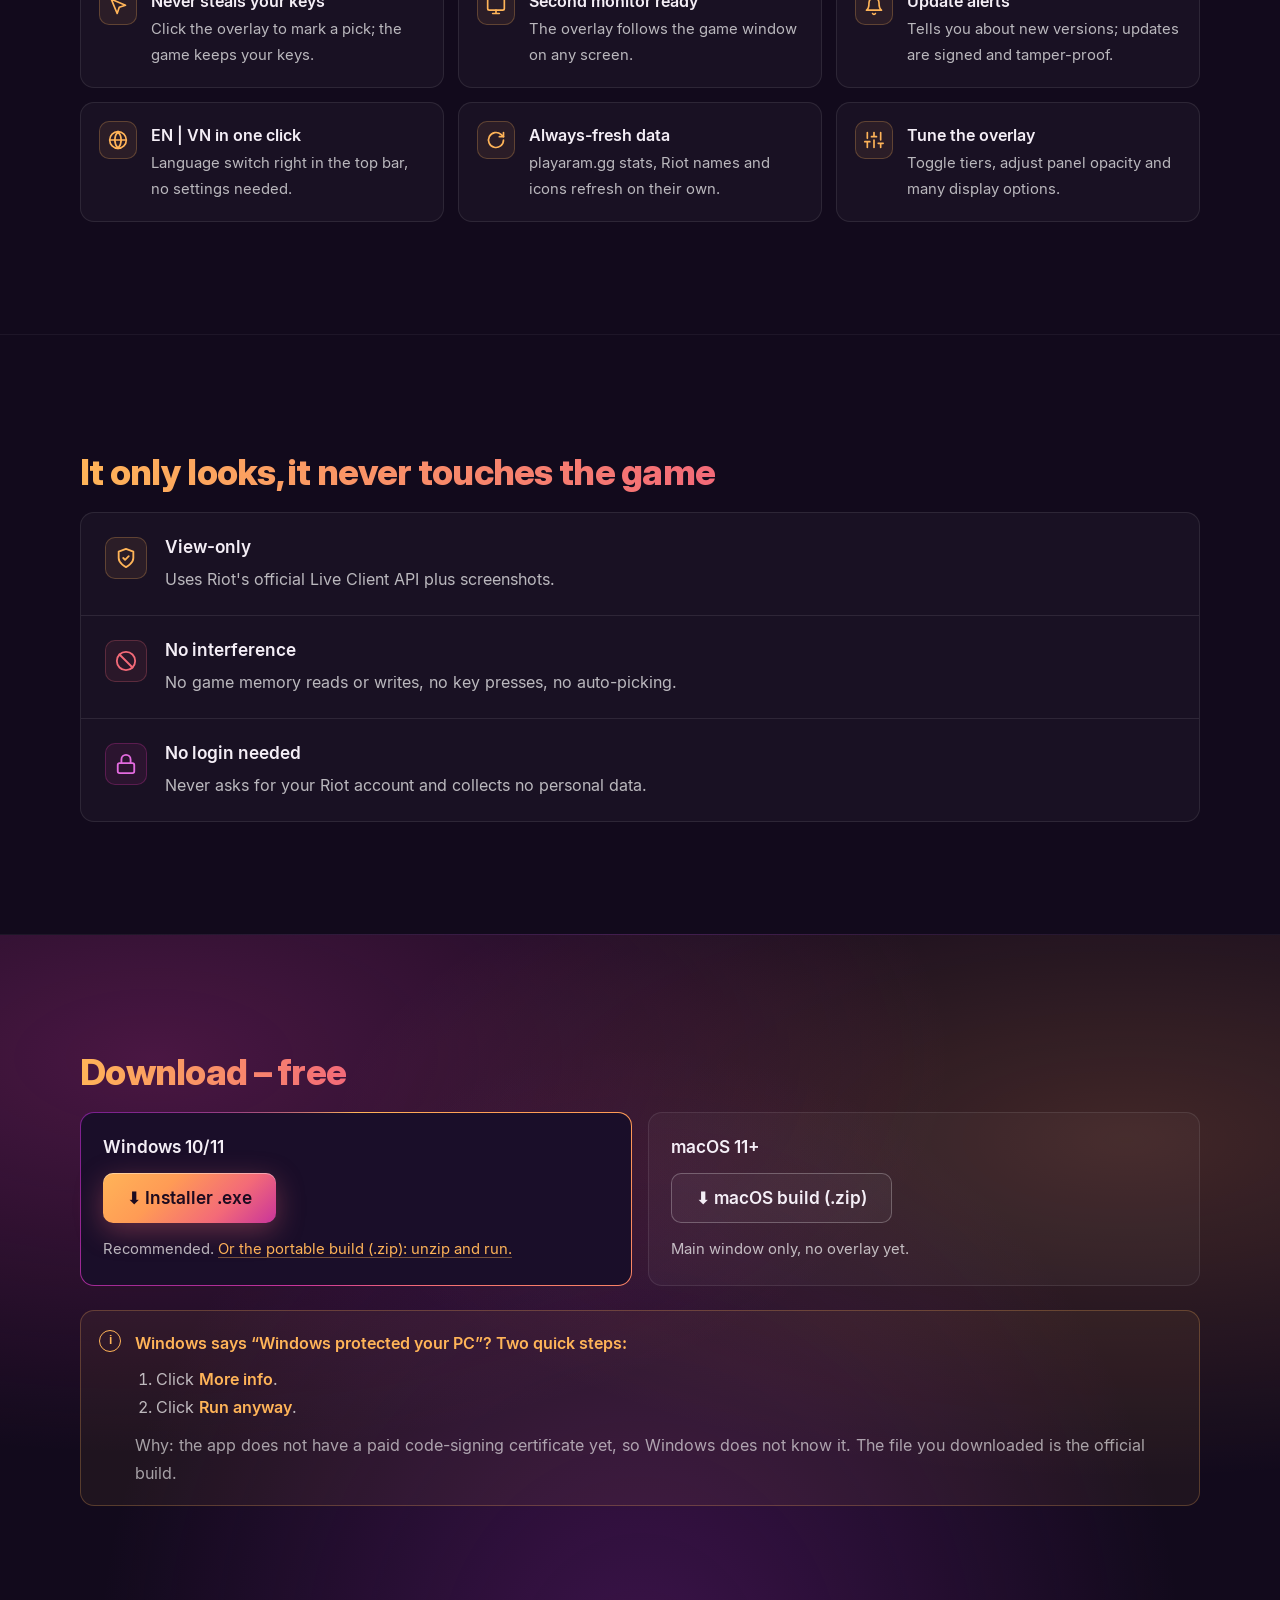
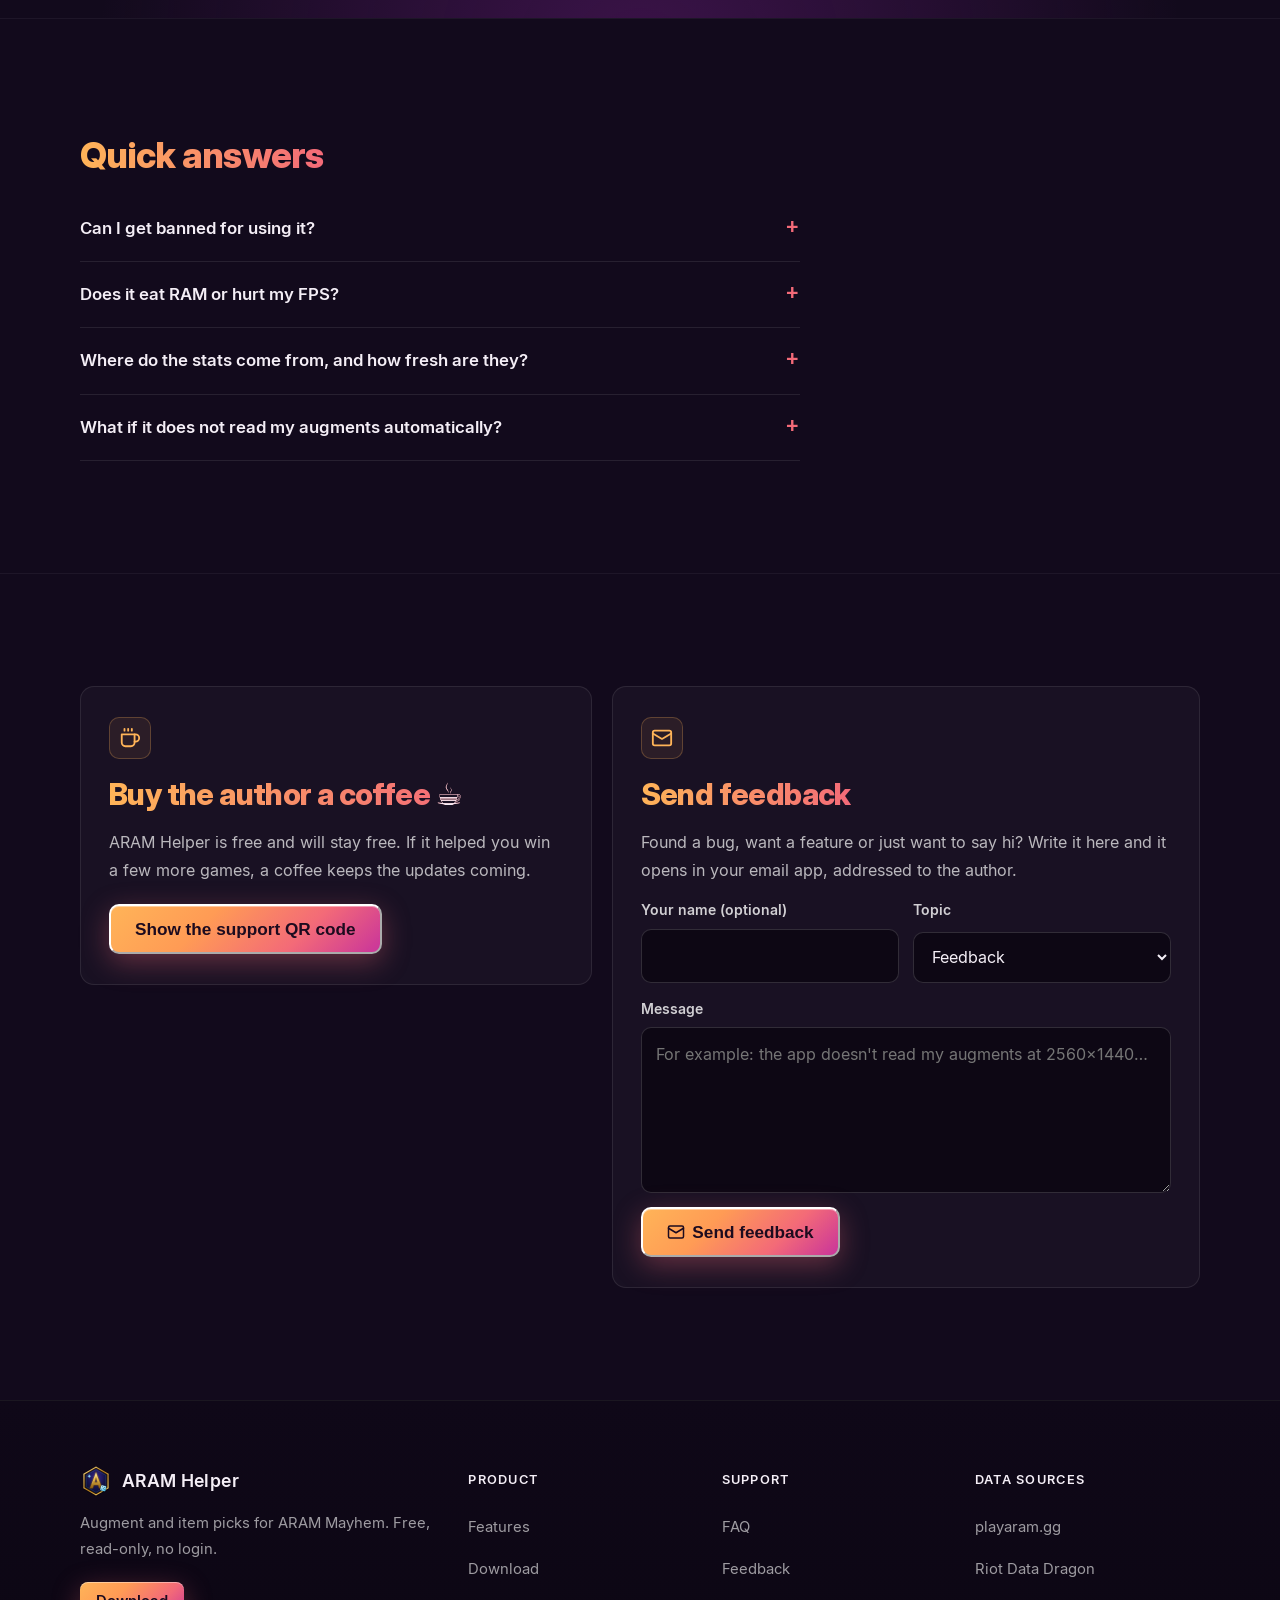
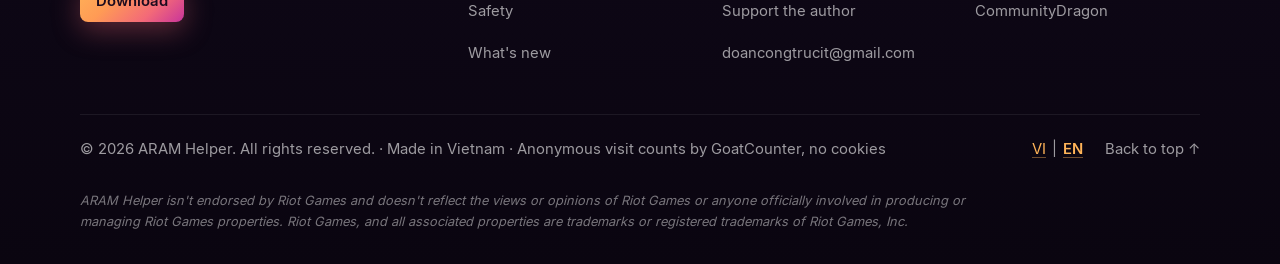
<file: site/en/index.html>
<!doctype html>
<html lang="en">
<head>
<meta charset="utf-8">
<meta name="viewport" content="width=device-width, initial-scale=1">
<title>ARAM Helper – Augment and item picks for ARAM Mayhem</title>
<meta name="description" content="ARAM Helper detects your champion, reads the augments on screen and recommends augments + items right in the game, for ARAM Mayhem. Free, read-only, no login.">
<meta name="keywords" content="ARAM Mayhem augment helper, ARAM Mayhem augments, ARAM augment tier list, augment overlay, ARAM Helper, LoL ARAM">
<meta name="theme-color" content="#120a1c">
<link rel="canonical" href="https://aramhelper.com/en/">
<link rel="alternate" hreflang="vi" href="https://aramhelper.com/">
<link rel="alternate" hreflang="en" href="https://aramhelper.com/en/">
<link rel="alternate" hreflang="x-default" href="https://aramhelper.com/">
<link rel="icon" type="image/png" href="../assets/img/icon.png">
<meta property="og:type" content="website">
<meta property="og:site_name" content="ARAM Helper">
<meta property="og:title" content="ARAM Helper – ARAM Panic or ARAM Mayhem? Relax, I'll help you pick your augments.">
<meta property="og:description" content="Reads your augments on screen and recommends augments + items in-game for ARAM Mayhem. Free, read-only, no login.">
<meta property="og:url" content="https://aramhelper.com/en/">
<meta property="og:image" content="https://aramhelper.com/assets/img/og-en.png">
<meta property="og:image:type" content="image/png">
<meta property="og:image:width" content="1200">
<meta property="og:image:height" content="630">
<meta property="og:image:alt" content="ARAM Helper overlay in a real ARAM Mayhem game: win rates on the cards, tier badges and the suggestion panel">
<meta property="og:locale" content="en_US">
<meta name="twitter:card" content="summary_large_image">
<meta name="twitter:title" content="ARAM Helper – ARAM Panic or ARAM Mayhem? Relax, I'll help you pick your augments.">
<meta name="twitter:description" content="Reads your augments on screen and recommends augments + items in-game for ARAM Mayhem. Free, read-only, no login.">
<meta name="twitter:image" content="https://aramhelper.com/assets/img/og-en.png">
<link rel="preload" href="../assets/fonts/InterDisplay-ExtraBold.woff2" as="font" type="font/woff2" crossorigin>
<link rel="stylesheet" href="../assets/style.css?v=0eca7738">
<script type="module" src="../assets/app.mjs?v=0eca7738"></script>
<script data-goatcounter="https://aramhelper.goatcounter.com/count" async src="https://gc.zgo.at/count.js"></script>
</head>
<body data-lang="en">
<div class="scroll-progress" aria-hidden="true"></div>

<header class="site-nav">
  <a class="brand" href="#hero"><img src="../assets/img/icon.png" alt="" width="28" height="28"><span>ARAM Helper</span></a>
  <button class="nav-toggle" type="button" aria-label="Open menu" aria-controls="site-links">&#9776;</button>
  <nav id="site-links" class="site-links">
    <a href="#features">Features</a>
    <a href="#download">Download</a>
    <a href="#faq">FAQ</a>
    <a class="nav-donate" href="#donate" title="Support the author" data-open-qr><svg class="heart" viewBox="0 0 24 24" aria-hidden="true" focusable="false"><path d="M12 21s-7.5-4.6-9.5-9.2C1.2 8.6 3.3 5 6.9 5c2.1 0 3.6 1.2 5.1 3 1.5-1.8 3-3 5.1-3 3.6 0 5.7 3.6 4.4 6.8C19.5 16.4 12 21 12 21z"/></svg><span class="nd-label">Donate</span></a>
    <span class="lang-switch"><a data-set-lang="vi" hreflang="vi" href="../">VI</a> | <a data-set-lang="en" hreflang="en" href="./">EN</a></span>
  </nav>
  <a class="btn btn-primary btn-sm nav-cta" href="#download">Download</a>
</header>

<main>

<section id="hero" class="hero glow">
  <div class="hero-fx" aria-hidden="true"><span class="blob b1"></span><span class="blob b2"></span><span class="blob b3"></span><div class="floor"></div><canvas id="sparks"></canvas></div>
  <p class="badge"><span class="dot"></span>Built for ARAM Mayhem</p>
  <h1>ARAM Panic or ARAM Mayhem?<span class="h1-sub">Relax, I'll help you pick your augments.</span></h1>
  <p class="lead">Your ARAM Mayhem sidekick for League of Legends: it detects your champion, reads the augments on offer and rates each one <b>S+ → D</b> right on the card. You just click.</p>
  <ul class="hero-points">
    <li><svg class="tick" viewBox="0 0 24 24" aria-hidden="true" focusable="false"><path d="M20 6 9 17l-5-5"/></svg>100% free</li><li><svg class="tick" viewBox="0 0 24 24" aria-hidden="true" focusable="false"><path d="M20 6 9 17l-5-5"/></svg>No login</li><li><svg class="tick" viewBox="0 0 24 24" aria-hidden="true" focusable="false"><path d="M20 6 9 17l-5-5"/></svg>Light, ~80 MB RAM</li><li><svg class="tick" viewBox="0 0 24 24" aria-hidden="true" focusable="false"><path d="M20 6 9 17l-5-5"/></svg>English | Tiếng Việt</li>
  </ul>
  <div class="cta">
    <a id="primary-dl" class="btn btn-primary" data-goatcounter-click="download-hero" data-dl-win="https://github.com/doancongtrucit/aram-helper/releases/latest/download/ARAM-Helper-Setup.exe" data-dl-mac="https://github.com/doancongtrucit/aram-helper/releases/latest/download/ARAM-Helper-macos.zip" href="https://github.com/doancongtrucit/aram-helper/releases/latest/download/ARAM-Helper-Setup.exe">⬇ Download for Windows</a>
    <a id="demo-btn" class="btn btn-ghost" data-goatcounter-click="demo-button" href="#features" aria-haspopup="dialog">▶ Watch the demo</a>
  </div>
  <p class="muted hero-note">The download button adapts to your computer (Windows / Mac). <span data-version hidden></span></p>
  <figure class="hero-shot hero-video">
    <video id="demo-video" class="shot" src="../assets/video/demo-en.mp4" poster="../assets/video/demo-en.webp" aria-label="ARAM Helper demo video (38 seconds, with music)" width="1920" height="1080" preload="none" controls playsinline></video>
    <button id="demo-play" class="play-btn" data-goatcounter-click="demo-play" type="button" aria-label="▶ Watch the demo" hidden><svg viewBox="0 0 24 24" aria-hidden="true" focusable="false"><path d="M8 5.5v13l11-6.5z"/></svg></button>
  </figure>
</section>

<div class="ticker" aria-hidden="true"><div class="ticker-track"><span>Auto champion detect · Reads every augment · S+ → D tier on every card · Augment combos with reasons · Counter-item tips · Champ select advice · Transparent overlay</span><span>Auto champion detect · Reads every augment · S+ → D tier on every card · Augment combos with reasons · Counter-item tips · Champ select advice · Transparent overlay</span></div></div>

<section id="highlights" class="highlights">
  <h2>Pick augments in 3 seconds, no tabbing out</h2>
  <p class="section-sub">Everything you need to decide sits on your game screen the moment the augment cards appear.</p>
  <div class="hl-grid">
    <div class="box hl"><svg class="ico" viewBox="0 0 24 24" aria-hidden="true" focusable="false"><path d="M13 2 3 14h9l-1 8 10-12h-9l1-8z"/></svg><span class="hl-k">Automatic</span><b>Nothing to type</b><p>It detects your champion when the game starts and reads the cards as they appear, even augments that share an icon.</p></div>
    <div class="box hl"><svg class="ico" viewBox="0 0 24 24" aria-hidden="true" focusable="false"><circle cx="12" cy="8" r="6"/><path d="M15.5 13.5 17 22l-5-3-5 3 1.5-8.5"/></svg><span class="hl-k">S+ → D</span><b>A tier under every card</b><p>A colour-coded tier badge and win rate on each card; the pick to take gets a ★.</p></div>
    <div class="box hl"><svg class="ico" viewBox="0 0 24 24" aria-hidden="true" focusable="false"><path d="M10 13a5 5 0 0 0 7.5.5l3-3a5 5 0 0 0-7-7l-1.7 1.7"/><path d="M14 11a5 5 0 0 0-7.5-.5l-3 3a5 5 0 0 0 7 7l1.7-1.7"/></svg><span class="hl-k">Combos</span><b>Know what goes together</b><p>A combo bar sits right above the cards; between picks it reminds you which piece is still missing.</p></div>
    <div class="box hl"><svg class="ico" viewBox="0 0 24 24" aria-hidden="true" focusable="false"><circle cx="12" cy="12" r="10"/><circle cx="12" cy="12" r="6"/><circle cx="12" cy="12" r="2"/></svg><span class="hl-k">Counters</span><b>Items for the enemy team</b><p>Enemy full of healing or magic damage? Get counter items, plus the build that fits the augment you just took.</p></div>
  </div>
</section>

<section id="how" class="how">
  <h2>3 steps, zero setup</h2>
  <ol class="steps">
    <li class="box step"><i aria-hidden="true">1</i><div><b>Start a match</b>The app detects the champion you are playing.</div></li>
    <li class="box step"><i aria-hidden="true">2</i><div><b>Augments appear</b>The app reads them straight from your screen.</div></li>
    <li class="box step"><i aria-hidden="true">3</i><div><b>Pick the strongest</b>The overlay marks the augment to pick, with its S+ → D tier right under the card. Click a card and the hint disappears at once.</div></li>
  </ol>
</section>

<section id="features" class="features">
  <h2>Features</h2>
  <p class="section-sub">From champ select to your last augment pick, ARAM Helper stays with you all game. Click any screenshot to zoom in.</p>
  <article class="frow">
    <div class="frow-text">
      <span class="chip">Overlay</span>
      <h3>Advice right on the augment cards</h3>
      <p>A smooth, transparent overlay placed exactly on the game's augment cards. It hides nothing and never steals your keys from the game.</p>
      <ul class="checks"><li><svg class="tick" viewBox="0 0 24 24" aria-hidden="true" focusable="false"><path d="M20 6 9 17l-5-5"/></svg>Win rate label and S+ → D tier badge on every card</li><li><svg class="tick" viewBox="0 0 24 24" aria-hidden="true" focusable="false"><path d="M20 6 9 17l-5-5"/></svg>Combo bar right above the cards</li><li><svg class="tick" viewBox="0 0 24 24" aria-hidden="true" focusable="false"><path d="M20 6 9 17l-5-5"/></svg>Pick a card and the hint disappears at once (~0.1 s)</li></ul>
    </div>
    <figure class="frow-media"><img class="shot zoomable" src="../assets/img/overlay-combo.webp" alt="Overlay on the augment cards: win rates, tier badges and the combo bar" width="1200" height="714" loading="lazy"></figure>
  </article>
  <article class="frow">
    <div class="frow-text">
      <span class="chip">Screen reading</span>
      <h3>Finds the cards, no calibration</h3>
      <p>The app finds the augment cards by itself and follows the game window, even on a second monitor.</p>
      <ul class="checks"><li><svg class="tick" viewBox="0 0 24 24" aria-hidden="true" focusable="false"><path d="M20 6 9 17l-5-5"/></svg>Reads names even for augments that share an icon and champion-skill augments</li><li><svg class="tick" viewBox="0 0 24 24" aria-hidden="true" focusable="false"><path d="M20 6 9 17l-5-5"/></svg>A compact panel in the corner that stays out of your way</li><li><svg class="tick" viewBox="0 0 24 24" aria-hidden="true" focusable="false"><path d="M20 6 9 17l-5-5"/></svg>Off by a bit? Press Ctrl+Alt+A to find the cards again</li></ul>
    </div>
    <figure class="frow-media"><img class="shot zoomable" src="../assets/img/overlay-collapsed.webp" alt="Compact suggestion panel in the corner while picking an augment" width="1500" height="705" loading="lazy"></figure>
  </article>
  <article class="frow frow-tall">
    <div class="frow-text">
      <span class="chip">Mid-game</span>
      <h3>Know what to aim for next</h3>
      <p>Between picks a small panel shows the missing combo piece, the build for the augments you took and items for the enemy team.</p>
      <ul class="checks"><li><svg class="tick" viewBox="0 0 24 24" aria-hidden="true" focusable="false"><path d="M20 6 9 17l-5-5"/></svg>The augment you still need to complete a combo</li><li><svg class="tick" viewBox="0 0 24 24" aria-hidden="true" focusable="false"><path d="M20 6 9 17l-5-5"/></svg>3 item builds, led by the one that fits your augment</li><li><svg class="tick" viewBox="0 0 24 24" aria-hidden="true" focusable="false"><path d="M20 6 9 17l-5-5"/></svg>Counter items for the enemy comp and their items</li></ul>
    </div>
    <figure class="frow-media"><img class="shot zoomable" src="../assets/img/overlay-between.webp" alt="Mid-game panel: missing combo piece, item builds and counter items" width="344" height="420" loading="lazy"></figure>
  </article>
  <article class="frow">
    <div class="frow-text">
      <span class="chip">Champ select</span>
      <h3>Which champion is worth swapping? The app tells you</h3>
      <p>In champ select, the app compares your champion's win rate with each champion on the selection bar and suggests combos to aim for.</p>
      <ul class="checks"><li><svg class="tick" viewBox="0 0 24 24" aria-hidden="true" focusable="false"><path d="M20 6 9 17l-5-5"/></svg>Champions worth swapping to, with how much higher they win</li><li><svg class="tick" viewBox="0 0 24 24" aria-hidden="true" focusable="false"><path d="M20 6 9 17l-5-5"/></svg>Augment combos to aim for with your current champion</li><li><svg class="tick" viewBox="0 0 24 24" aria-hidden="true" focusable="false"><path d="M20 6 9 17l-5-5"/></svg>Your champion's tier right next to its name</li></ul>
    </div>
    <figure class="frow-media"><img class="shot zoomable" src="../assets/img/champ-select.webp" alt="Champ select panel: champions worth swapping to and combos to aim for" width="500" height="360" loading="lazy"></figure>
  </article>
  <article class="frow">
    <div class="frow-text">
      <span class="chip">Main window</span>
      <h3>All the stats on one screen</h3>
      <p>Look anything up outside a game too: augments, items, boots and summoner spells for every champion, laid out to fit your window.</p>
      <ul class="checks"><li><svg class="tick" viewBox="0 0 24 24" aria-hidden="true" focusable="false"><path d="M20 6 9 17l-5-5"/></svg>Prismatic / Gold / Silver: top 6 per tier, expand to 16</li><li><svg class="tick" viewBox="0 0 24 24" aria-hidden="true" focusable="false"><path d="M20 6 9 17l-5-5"/></svg>3 item builds, boots and summoner spells</li><li><svg class="tick" viewBox="0 0 24 24" aria-hidden="true" focusable="false"><path d="M20 6 9 17l-5-5"/></svg>Quick search by champion or augment name</li></ul>
    </div>
    <figure class="frow-media"><img class="shot zoomable" src="../assets/img/main-window.webp" alt="ARAM Helper main window with augments, items and combos" width="1400" height="897" loading="lazy"></figure>
  </article>
  <h3 class="more-title">And more</h3>
  <div class="mini-grid">
    <div class="mini"><svg class="ico" viewBox="0 0 24 24" aria-hidden="true" focusable="false"><path d="m4 4 7 17 2.5-7.5L21 11z"/></svg><div><b>Never steals your keys</b><p>Click the overlay to mark a pick; the game keeps your keys.</p></div></div>
    <div class="mini"><svg class="ico" viewBox="0 0 24 24" aria-hidden="true" focusable="false"><rect x="2" y="3" width="20" height="14" rx="2"/><path d="M8 21h8M12 17v4"/></svg><div><b>Second monitor ready</b><p>The overlay follows the game window on any screen.</p></div></div>
    <div class="mini"><svg class="ico" viewBox="0 0 24 24" aria-hidden="true" focusable="false"><path d="M6 8a6 6 0 0 1 12 0c0 7 3 9 3 9H3s3-2 3-9"/><path d="M10.3 21a1.9 1.9 0 0 0 3.4 0"/></svg><div><b>Update alerts</b><p>Tells you about new versions; updates are signed and tamper-proof.</p></div></div>
    <div class="mini"><svg class="ico" viewBox="0 0 24 24" aria-hidden="true" focusable="false"><circle cx="12" cy="12" r="10"/><path d="M2 12h20M12 2a15 15 0 0 1 0 20M12 2a15 15 0 0 0 0 20"/></svg><div><b>EN | VN in one click</b><p>Language switch right in the top bar, no settings needed.</p></div></div>
    <div class="mini"><svg class="ico" viewBox="0 0 24 24" aria-hidden="true" focusable="false"><path d="M21 12a9 9 0 1 1-3-6.7L21 8"/><path d="M21 3v5h-5"/></svg><div><b>Always-fresh data</b><p>playaram.gg stats, Riot names and icons refresh on their own.</p></div></div>
    <div class="mini"><svg class="ico" viewBox="0 0 24 24" aria-hidden="true" focusable="false"><path d="M4 21v-7M4 10V3M12 21v-9M12 8V3M20 21v-5M20 12V3M1 14h6M9 8h6M17 16h6"/></svg><div><b>Tune the overlay</b><p>Toggle tiers, adjust panel opacity and many display options.</p></div></div>
  </div>
</section>

<section id="safety" class="safety">
  <h2>It only looks, it never touches the game</h2>
  <div class="row">
    <div class="box"><svg class="ico" viewBox="0 0 24 24" aria-hidden="true" focusable="false"><path d="M12 22s8-4 8-10V5l-8-3-8 3v7c0 6 8 10 8 10z"/><path d="m9 12 2 2 4-4"/></svg><b>View-only</b><p>Uses Riot's official Live Client API plus screenshots.</p></div>
    <div class="box"><svg class="ico" viewBox="0 0 24 24" aria-hidden="true" focusable="false"><circle cx="12" cy="12" r="10"/><path d="m4.9 4.9 14.2 14.2"/></svg><b>No interference</b><p>No game memory reads or writes, no key presses, no auto-picking.</p></div>
    <div class="box"><svg class="ico" viewBox="0 0 24 24" aria-hidden="true" focusable="false"><rect x="3" y="11" width="18" height="11" rx="2"/><path d="M7 11V7a5 5 0 0 1 10 0v4"/></svg><b>No login needed</b><p>Never asks for your Riot account and collects no personal data.</p></div>
  </div>
</section>

<section id="download" class="download glow">
  <h2>Download – free</h2>
  <div class="row">
    <div class="box featured">
      <b>Windows 10/11</b>
      <a class="btn btn-primary" data-goatcounter-click="download-setup" href="https://github.com/doancongtrucit/aram-helper/releases/latest/download/ARAM-Helper-Setup.exe">⬇ Installer .exe</a>
      <p class="muted">Recommended. <a data-goatcounter-click="download-portable" href="https://github.com/doancongtrucit/aram-helper/releases/latest/download/ARAM-Helper-win64-portable.zip">Or the portable build (.zip): unzip and run.</a></p>
    </div>
    <div class="box">
      <b>macOS 11+</b>
      <a class="btn btn-ghost" data-goatcounter-click="download-mac" href="https://github.com/doancongtrucit/aram-helper/releases/latest/download/ARAM-Helper-macos.zip">⬇ macOS build (.zip)</a>
      <p class="muted">Main window only, no overlay yet.</p>
    </div>
  </div>
  <div id="mobile-note" class="note mobile-note">
    <p>ARAM Helper runs on Windows/Mac computers – open this link on a PC.</p>
    <button id="share-link" class="btn btn-ghost" type="button" data-copied="Link copied">Share / copy link</button>
    <p id="share-status" class="share-status" role="status" aria-live="polite"></p>
  </div>
  <div class="note smartscreen">
    <b>Windows says “Windows protected your PC”? Two quick steps:</b>
    <ol>
      <li>Click <b>More info</b>.</li>
      <li>Click <b>Run anyway</b>.</li>
    </ol>
    <p>Why: the app does not have a paid code-signing certificate yet, so Windows does not know it. The file you downloaded is the official build.</p>
  </div>
</section>

<section id="faq" class="faq narrow">
  <h2>Quick answers</h2>
  <details><summary>Can I get banned for using it?</summary><p>The app only uses the official Live Client API that Riot provides for companion apps (the same way other well-known apps work) plus screenshots. It never reads or writes game memory, never sends key presses and never picks augments for you. Still, it is a third-party tool – use it at your own discretion under Riot's current policies.</p></details>
  <details><summary>Does it eat RAM or hurt my FPS?</summary><p>It is light: about 70–90 MB of RAM while running, and the overlay is a single transparent window, so FPS is not noticeably affected.</p></details>
  <details><summary>Where do the stats come from, and how fresh are they?</summary><p>Augment and item stats come from playaram.gg; names and icons from Riot Data Dragon and CommunityDragon. The app refreshes its data when you open it.</p></details>
  <details><summary>What if it does not read my augments automatically?</summary><p>You can still look things up: type a champion or augment name in the search box to see stats and advice. While the augment cards are open, press Ctrl+Alt+A to make the app find the cards again.</p></details>
</section>

<section id="donate" class="donate">
  <div class="donate-grid">
    <div class="box donate-card">
      <svg class="ico" viewBox="0 0 24 24" aria-hidden="true" focusable="false"><path d="M17 8h1a4 4 0 0 1 0 8h-1"/><path d="M3 8h14v9a4 4 0 0 1-4 4H7a4 4 0 0 1-4-4z"/><path d="M6 2v2M10 2v2M14 2v2"/></svg>
      <h2>Buy the author a coffee <span class="emoji" aria-hidden="true">☕</span></h2>
      <p>ARAM Helper is free and will stay free. If it helped you win a few more games, a coffee keeps the updates coming.</p>
      <button id="qr-toggle" class="btn btn-primary" type="button" aria-expanded="false" aria-controls="qr-panel" data-show="Show the support QR code" data-hide="Hide the QR code">Show the support QR code</button>
      <noscript><style>#qr-toggle { display: none; } #qr-panel { display: block; }</style></noscript>
      <div id="qr-panel" class="qr-panel" hidden>
        <figure class="donate-figure">
          <img id="donate-qr" class="donate-qr" data-src="../assets/img/donate-qr.png" alt="VietQR code for a Vietnamese bank transfer to support the author" width="240" height="240">
          <figcaption>Vietnamese bank transfer (VietQR)</figcaption>
        </figure>
        <p id="donate-fallback" class="muted">The QR code is being updated. Contact me by email: <a href="mailto:doancongtrucit@gmail.com">doancongtrucit@gmail.com</a></p>
      </div>
    </div>
    <div id="feedback" class="box feedback-card">
      <svg class="ico" viewBox="0 0 24 24" aria-hidden="true" focusable="false"><rect x="2" y="4" width="20" height="16" rx="2"/><path d="m22 7-10 6L2 7"/></svg>
      <h2>Send feedback</h2>
      <p>Found a bug, want a feature or just want to say hi? Write it here and it opens in your email app, addressed to the author.</p>
      <form id="fb-form" class="fb-form" novalidate data-email="doancongtrucit@gmail.com" data-err="Please write a few words before sending." data-ok="Your email app should be open. If nothing happened, write directly to">
        <div class="field-row">
          <label class="field"><span>Your name (optional)</span><input name="name" type="text" maxlength="60" autocomplete="nickname"></label>
          <label class="field"><span>Topic</span><select name="topic"><option>Feedback</option><option>Bug report</option><option>Feature request</option></select></label>
        </div>
        <label class="field"><span>Message</span><textarea name="message" rows="5" maxlength="1500" placeholder="For example: the app doesn't read my augments at 2560×1440…" required></textarea></label>
        <button class="btn btn-primary" type="submit"><svg class="btn-ico" viewBox="0 0 24 24" aria-hidden="true" focusable="false"><rect x="2" y="4" width="20" height="16" rx="2"/><path d="m22 7-10 6L2 7"/></svg>Send feedback</button>
        <p id="fb-status" class="fb-status" role="status" aria-live="polite"></p>
      </form>
    </div>
  </div>
</section>

</main>

<dialog id="lightbox" class="lightbox" aria-label="Click to zoom">
  <form method="dialog"><button class="lightbox-close" aria-label="Close">&times;</button></form>
  <img id="lightbox-img" alt="">
</dialog>

<button id="scroll-fab" class="scroll-fab" type="button" hidden aria-label="Jump to the end" title="Jump to the end" data-end="Jump to the end" data-top="Back to top">
  <svg class="fab-ring" viewBox="0 0 48 48" aria-hidden="true"><circle cx="24" cy="24" r="21"/><circle class="fab-progress" cx="24" cy="24" r="21" pathLength="100"/></svg>
  <svg class="fab-arrow" viewBox="0 0 24 24" aria-hidden="true" focusable="false"><path d="M12 5v14M19 12l-7 7-7-7"/></svg>
</button>

<footer class="site-footer">
  <div class="footer-grid">
    <div class="footer-brand">
      <a class="brand" href="#hero"><img src="../assets/img/icon.png" alt="" width="32" height="32" loading="lazy"><span>ARAM Helper</span></a>
      <p>Augment and item picks for ARAM Mayhem. Free, read-only, no login.</p>
      <a class="btn btn-primary btn-sm" href="#download">Download</a>
    </div>
    <nav class="footer-col" aria-label="Product">
      <h3>Product</h3>
      <ul>
        <li><a href="#features">Features</a></li>
        <li><a href="#download">Download</a></li>
        <li><a href="#safety">Safety</a></li>
        <li><a href="changelog.html">What's new</a></li>
      </ul>
    </nav>
    <nav class="footer-col" aria-label="Support">
      <h3>Support</h3>
      <ul>
        <li><a href="#faq">FAQ</a></li>
        <li><a href="#feedback">Feedback</a></li>
        <li><a href="#donate">Support the author</a></li>
        <li><a href="mailto:doancongtrucit@gmail.com">doancongtrucit@gmail.com</a></li>
      </ul>
    </nav>
    <div class="footer-col">
      <h3>Data sources</h3>
      <ul>
        <li><a href="https://playaram.gg" rel="noopener">playaram.gg</a></li>
        <li>Riot Data Dragon</li>
        <li>CommunityDragon</li>
      </ul>
    </div>
  </div>
  <div class="footer-bottom">
    <p>&copy; 2026 ARAM Helper. All rights reserved. · Made in Vietnam · Anonymous visit counts by GoatCounter, no cookies</p>
    <p class="footer-meta"><span class="lang-switch"><a data-set-lang="vi" hreflang="vi" href="../">VI</a> | <a data-set-lang="en" hreflang="en" href="./">EN</a></span><a href="#hero">Back to top &uarr;</a></p>
  </div>
  <p class="disclaimer"><i>ARAM Helper isn't endorsed by Riot Games and doesn't reflect the views or opinions of Riot Games or anyone officially involved in producing or managing Riot Games properties. Riot Games, and all associated properties are trademarks or registered trademarks of Riot Games, Inc.</i></p>
</footer>

</body>
</html>
</file>
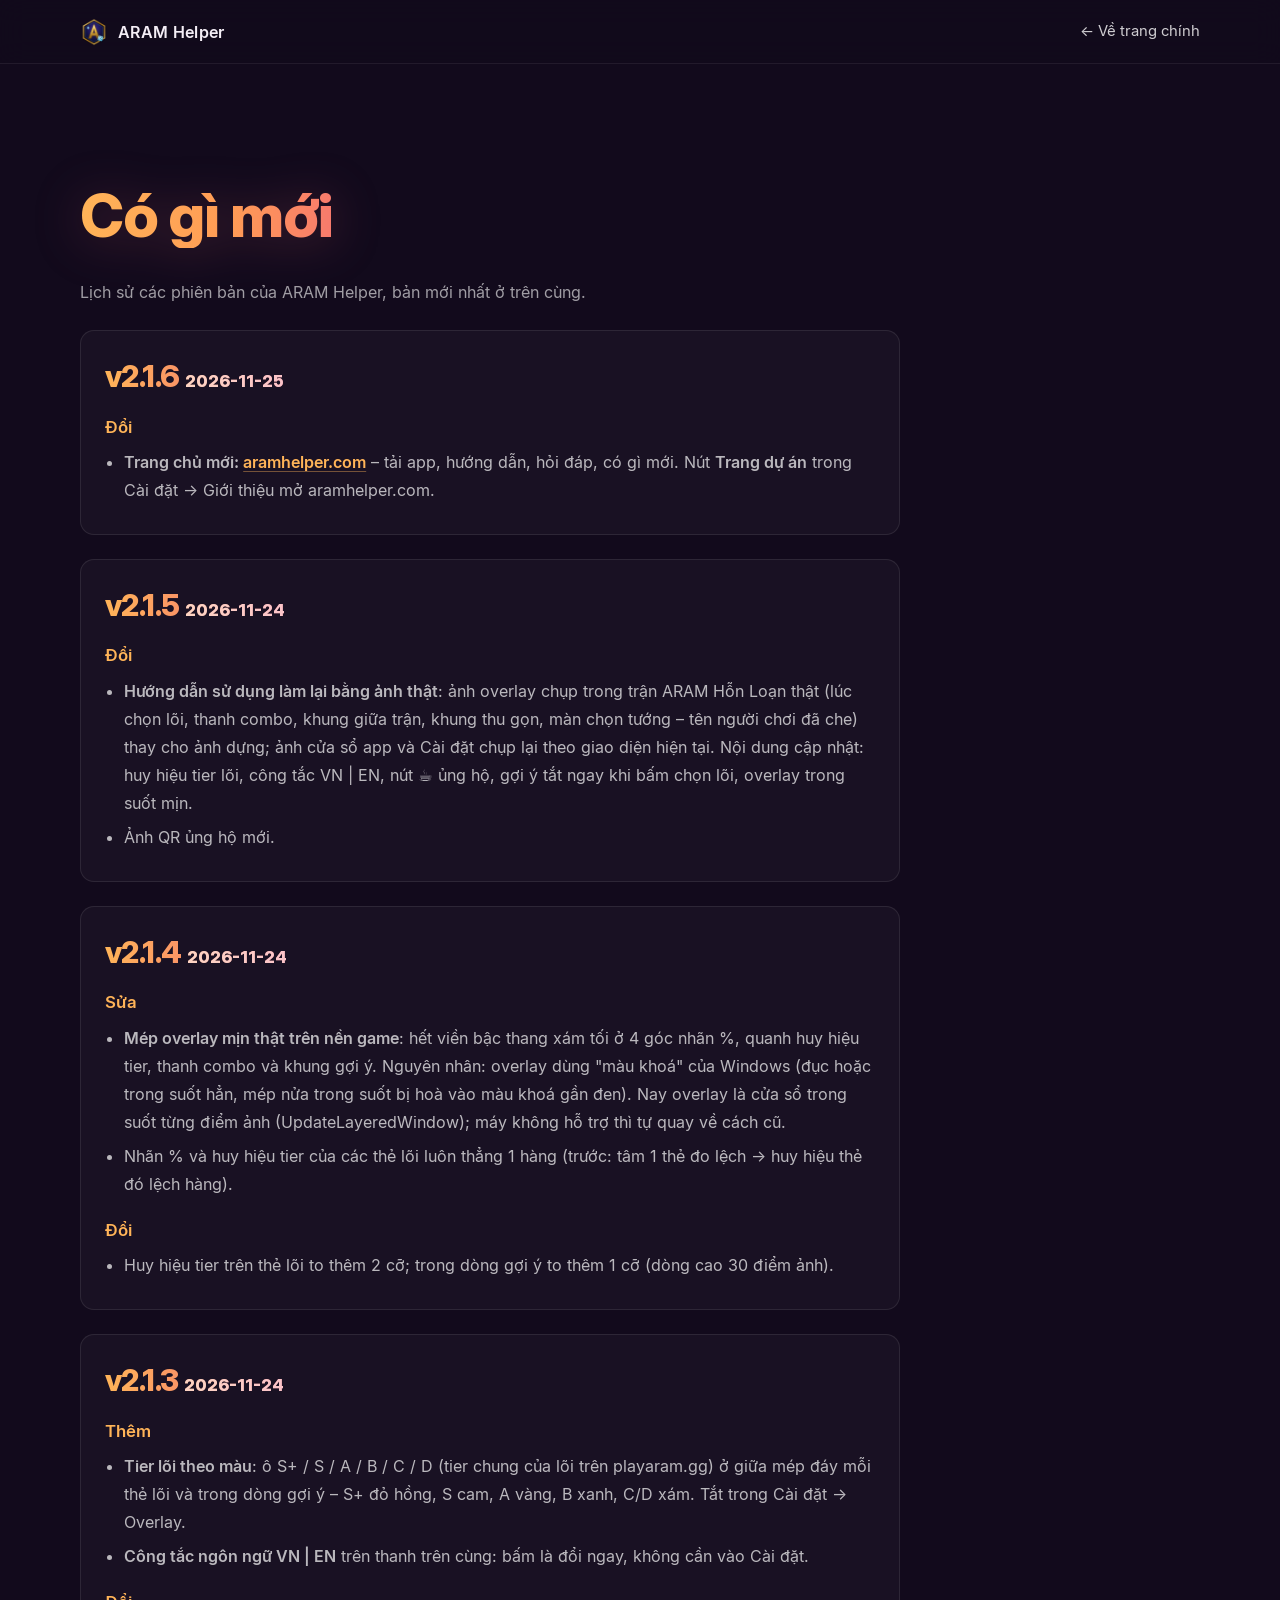
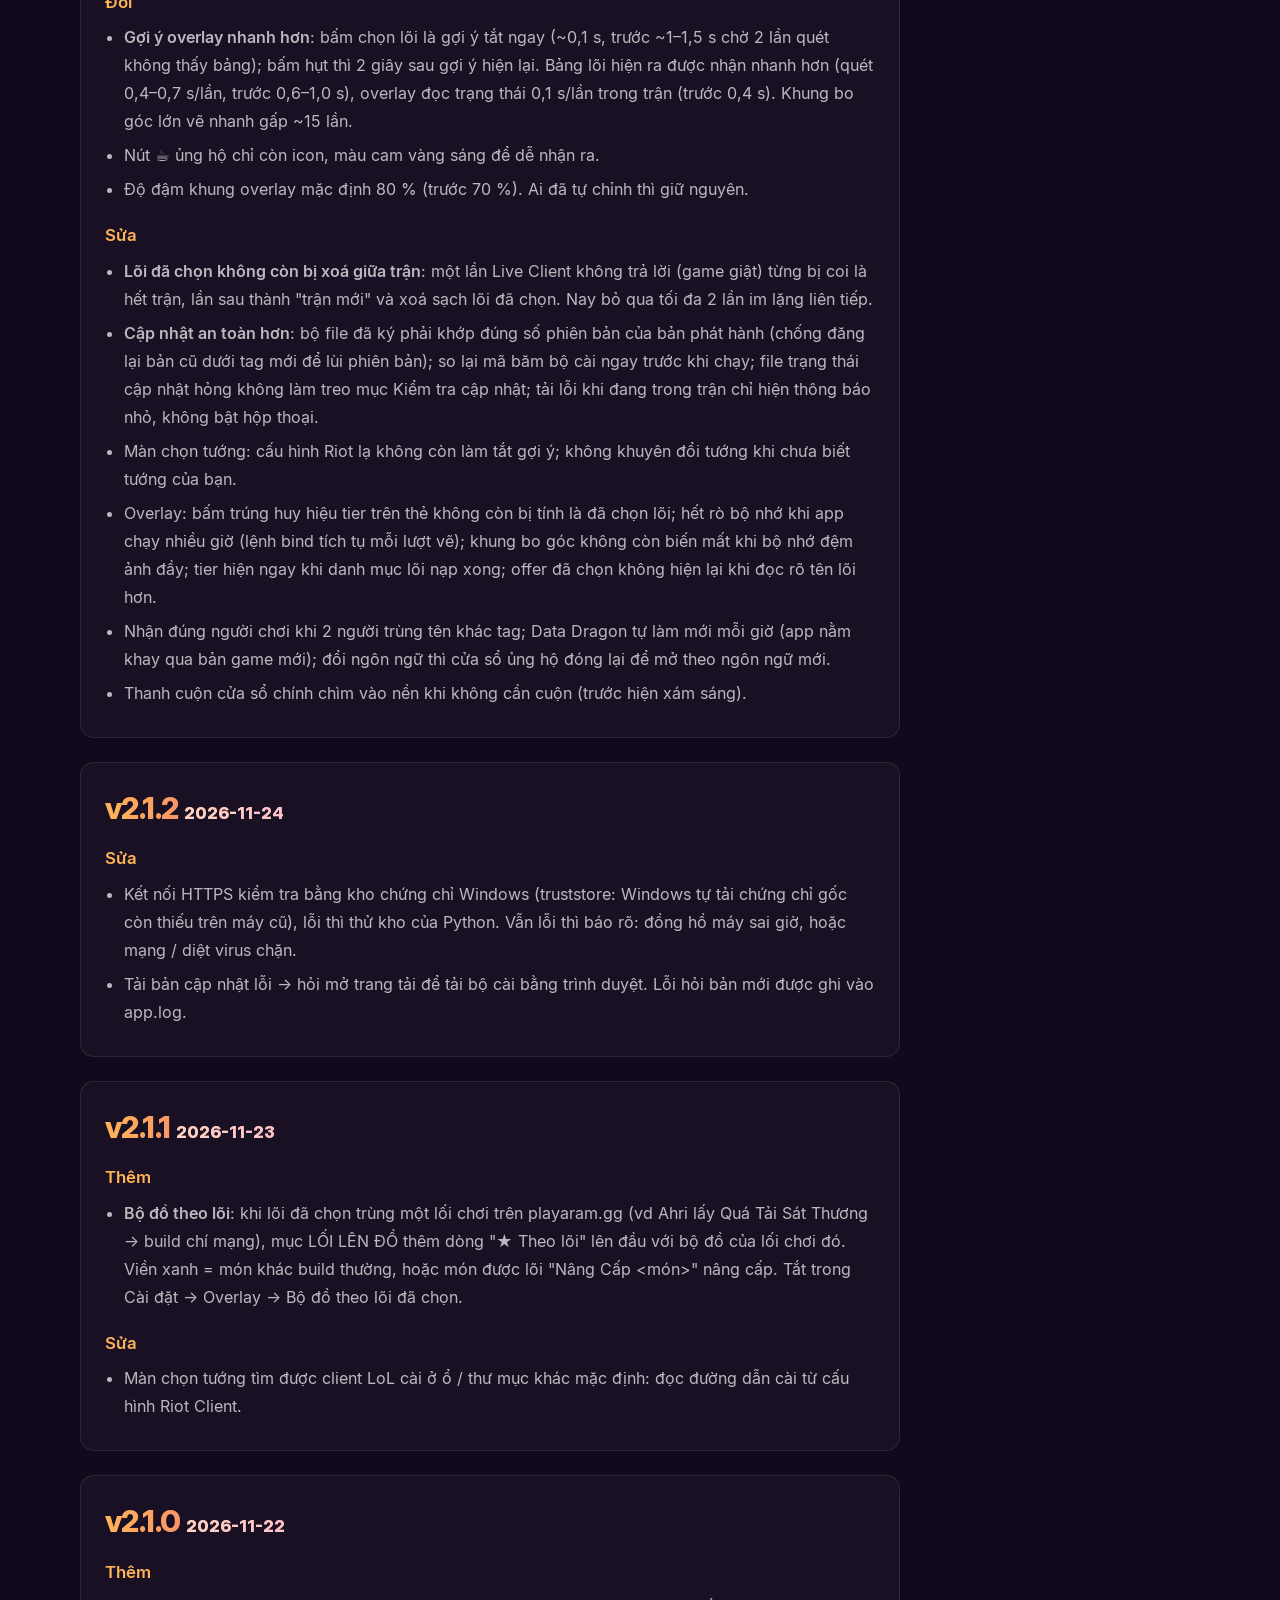
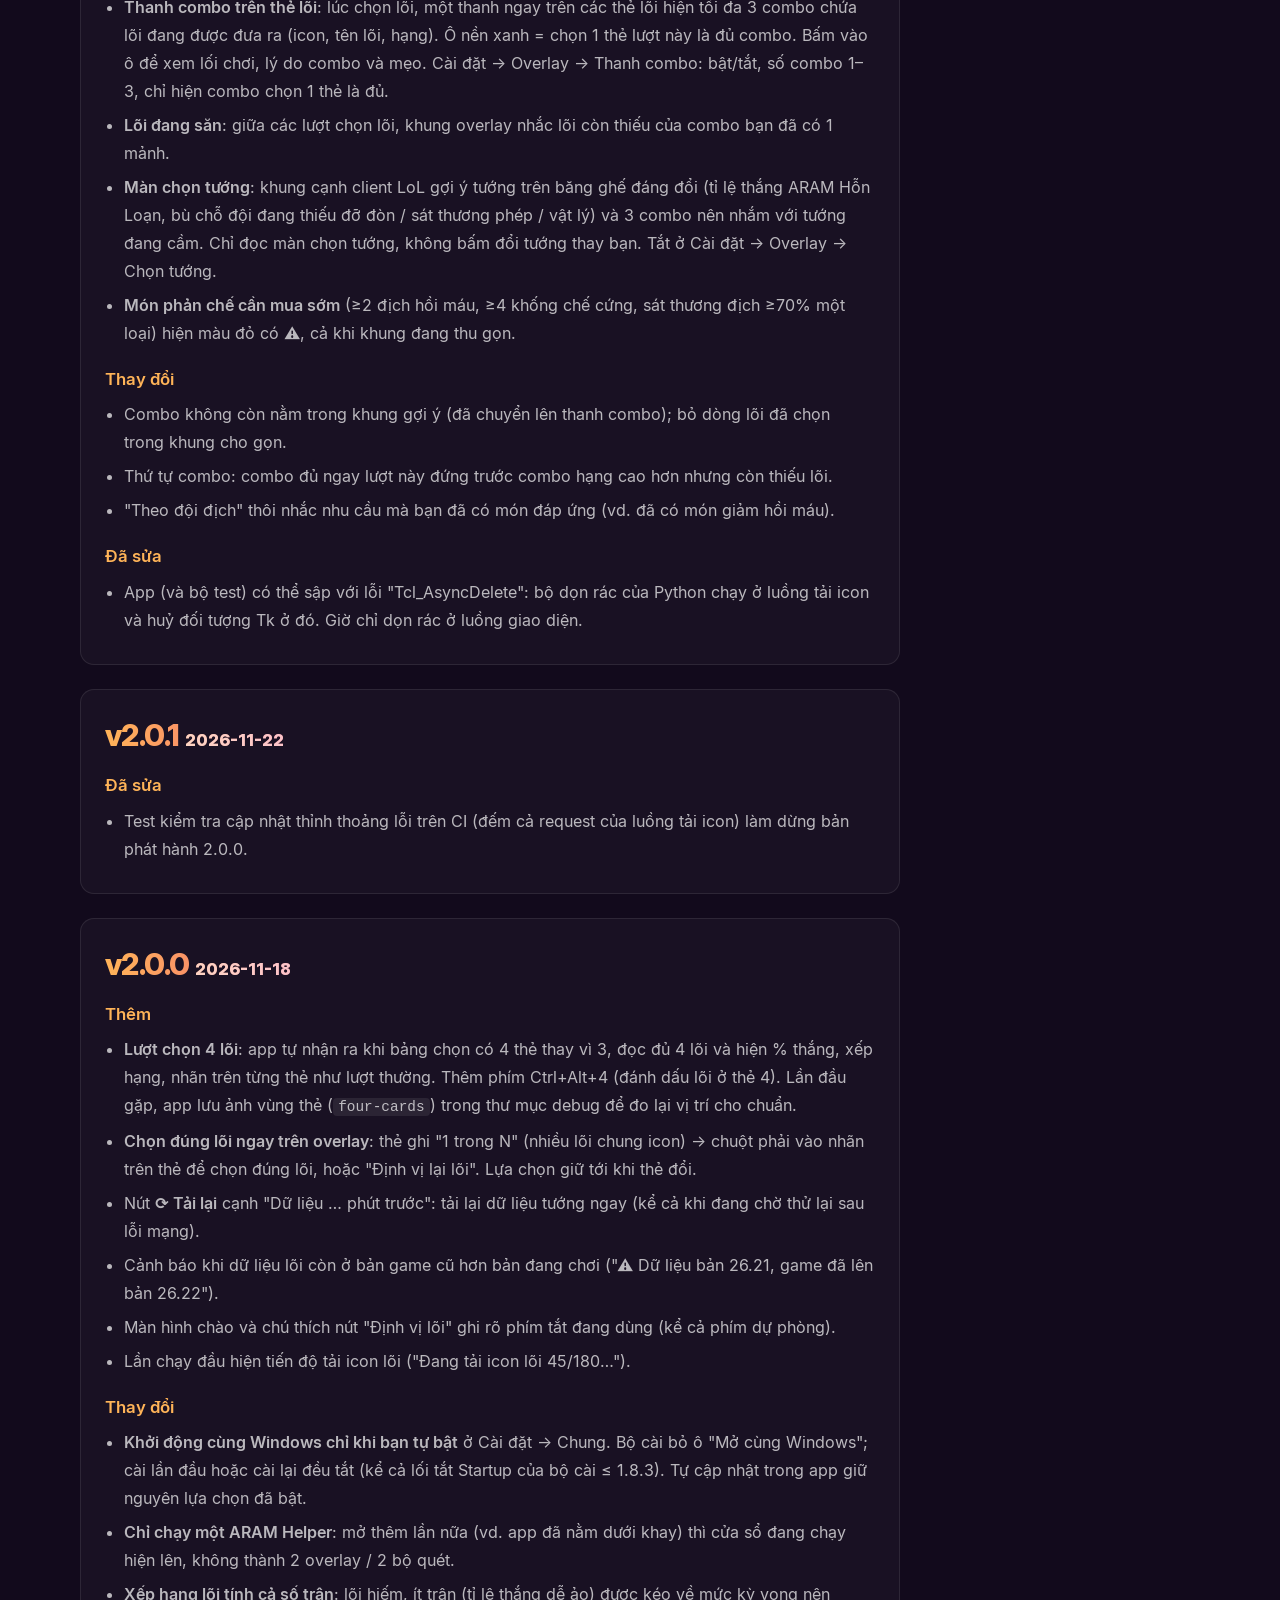
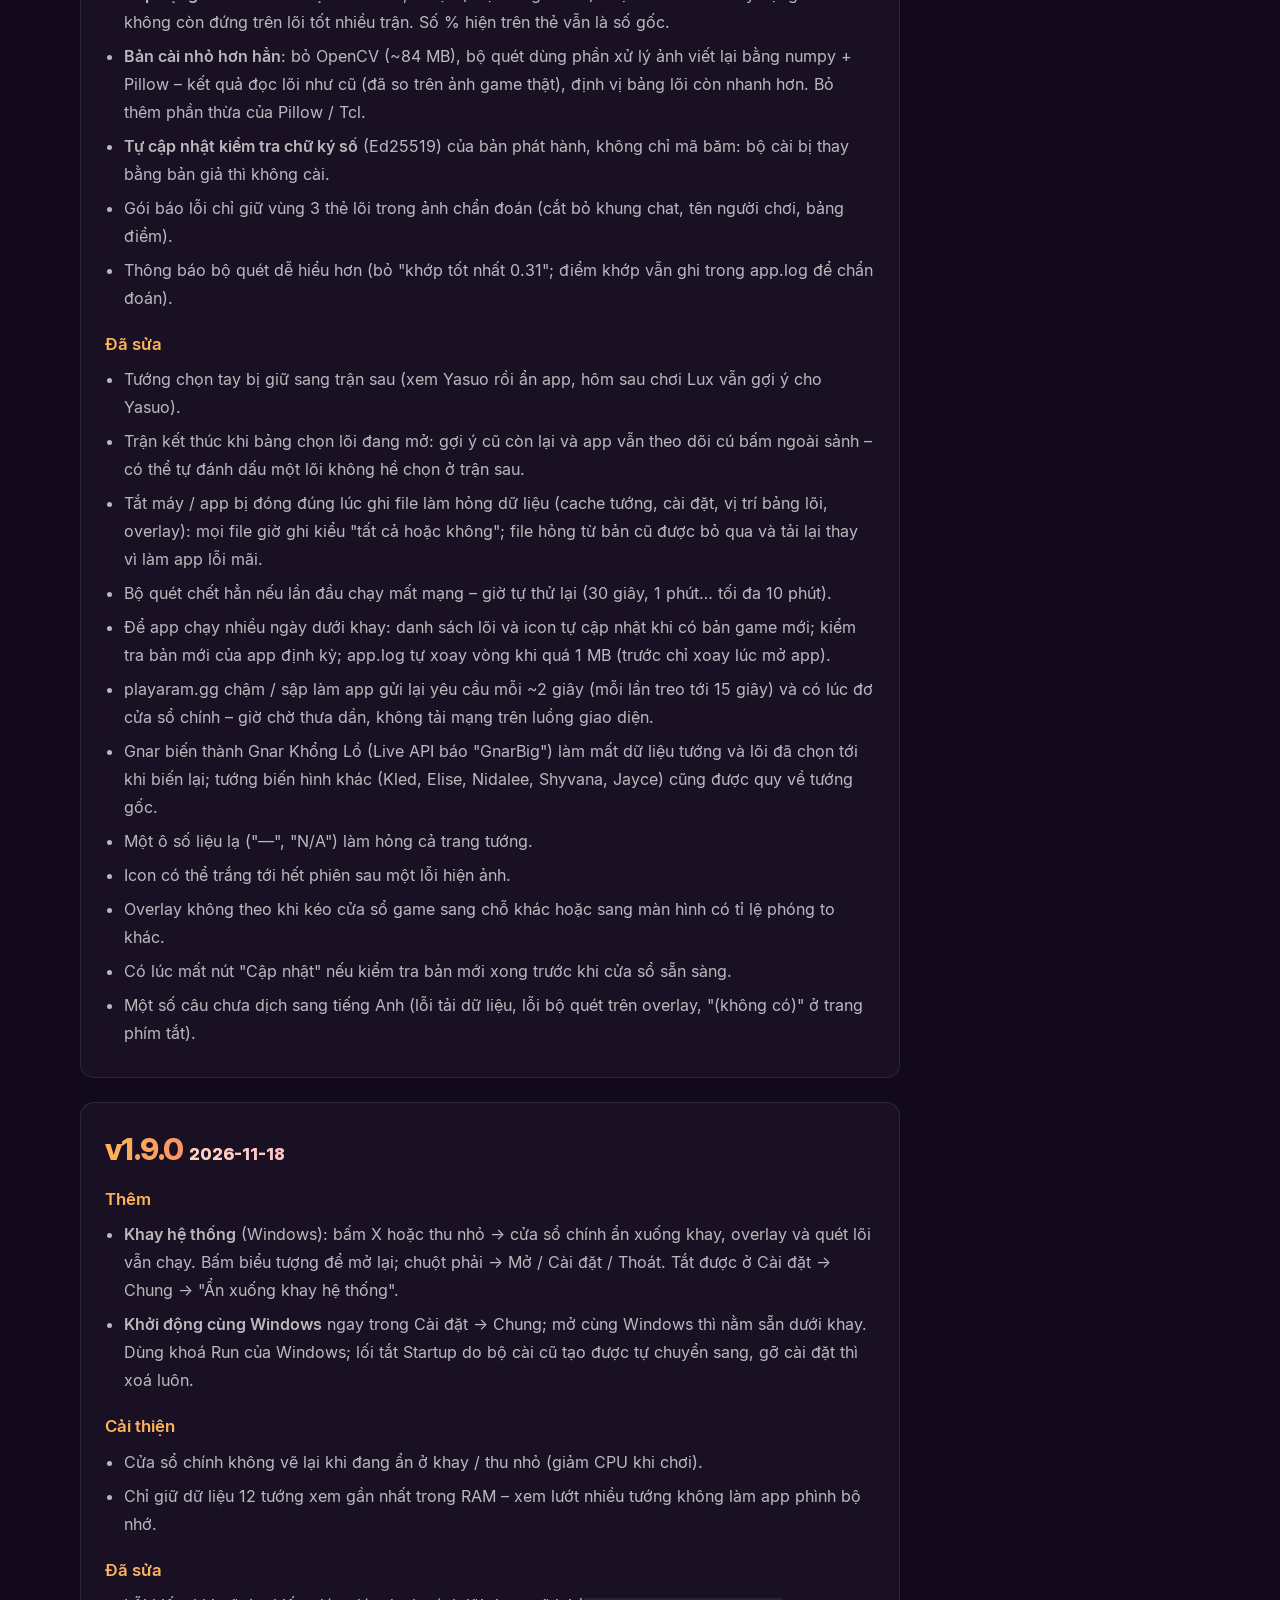
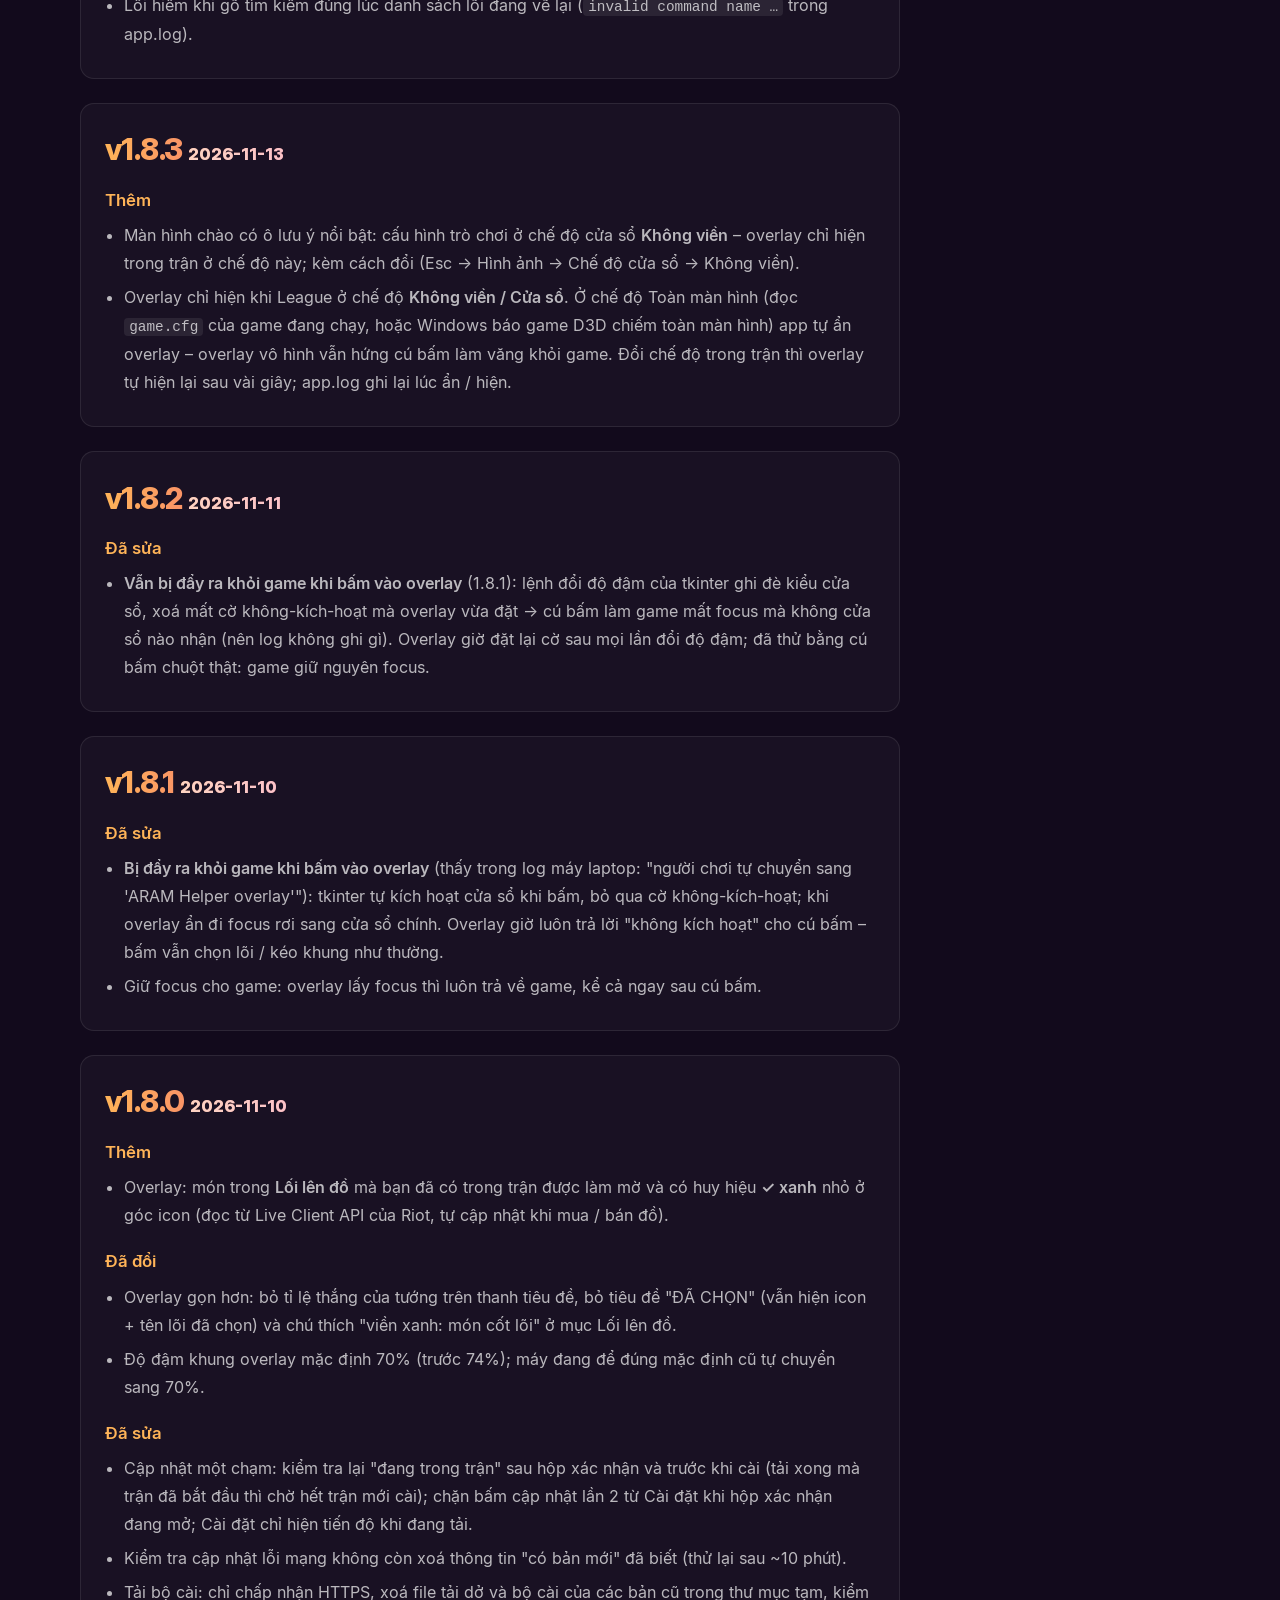
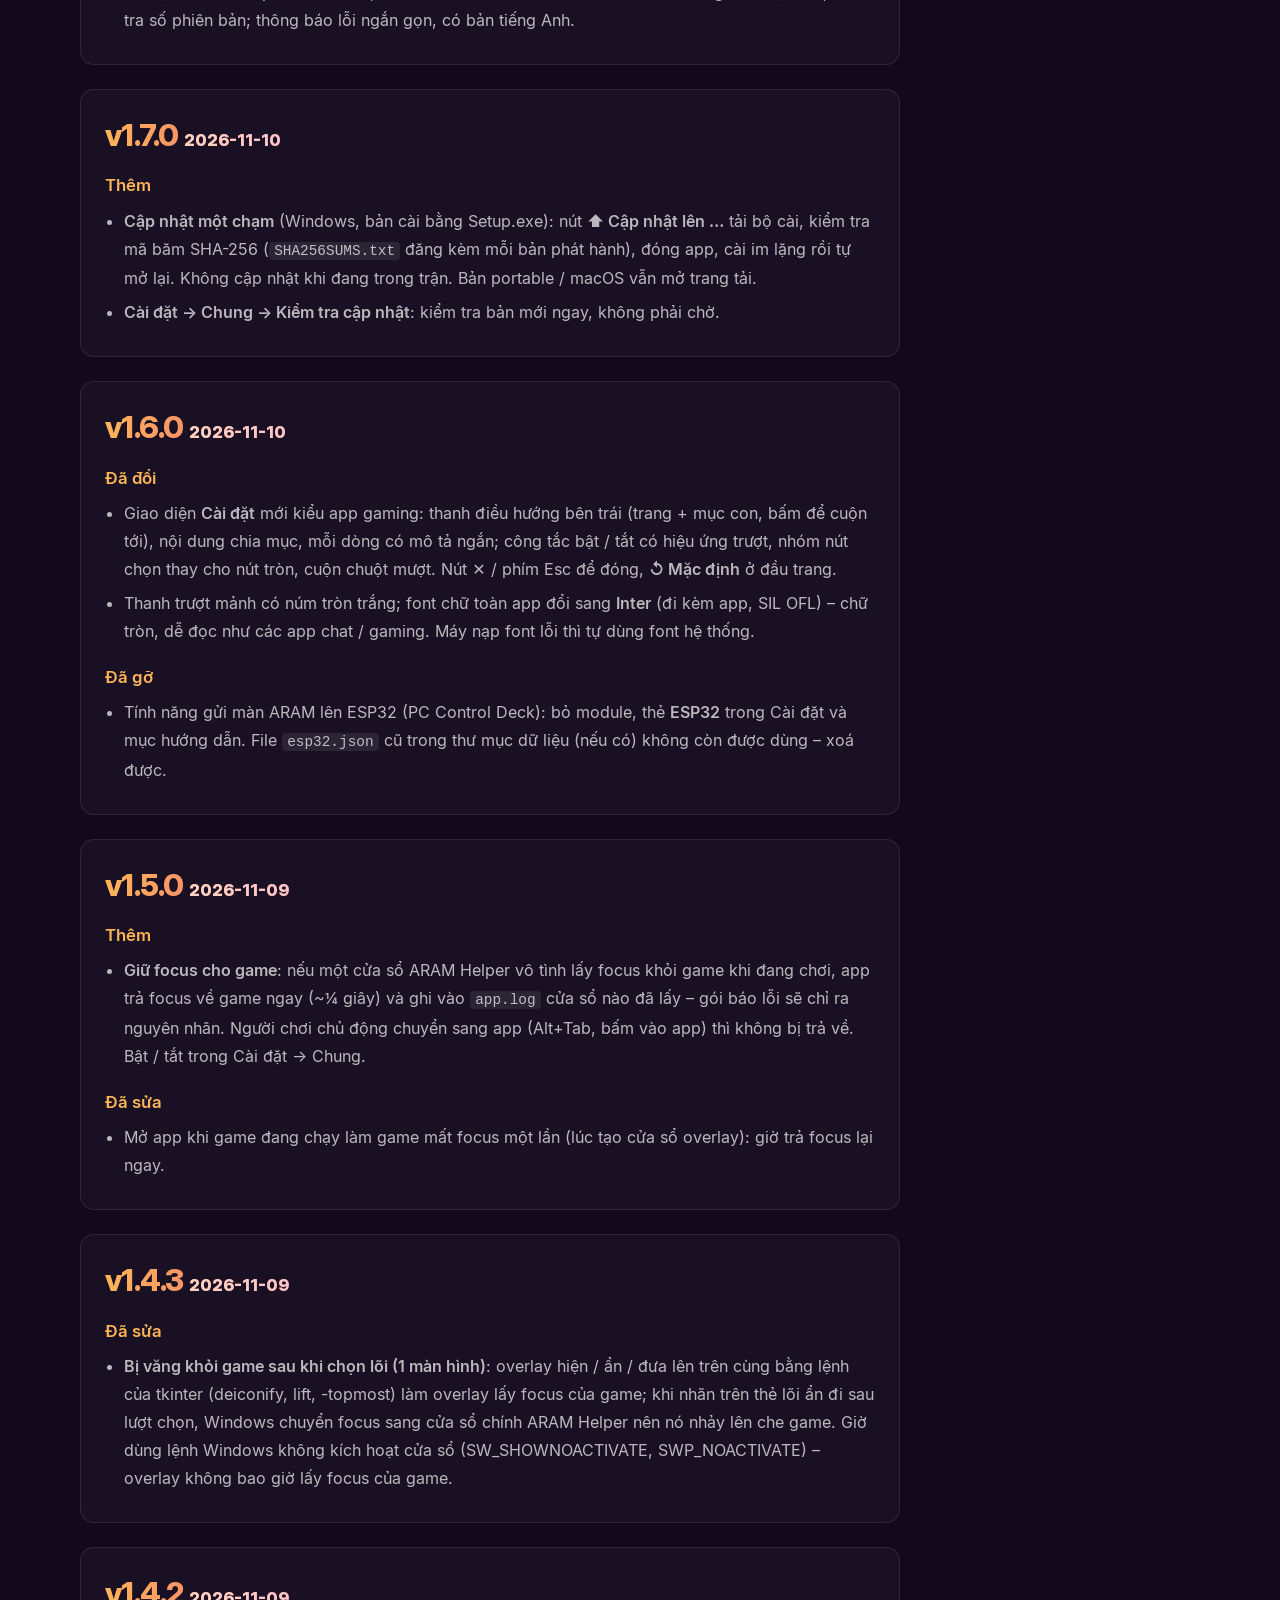
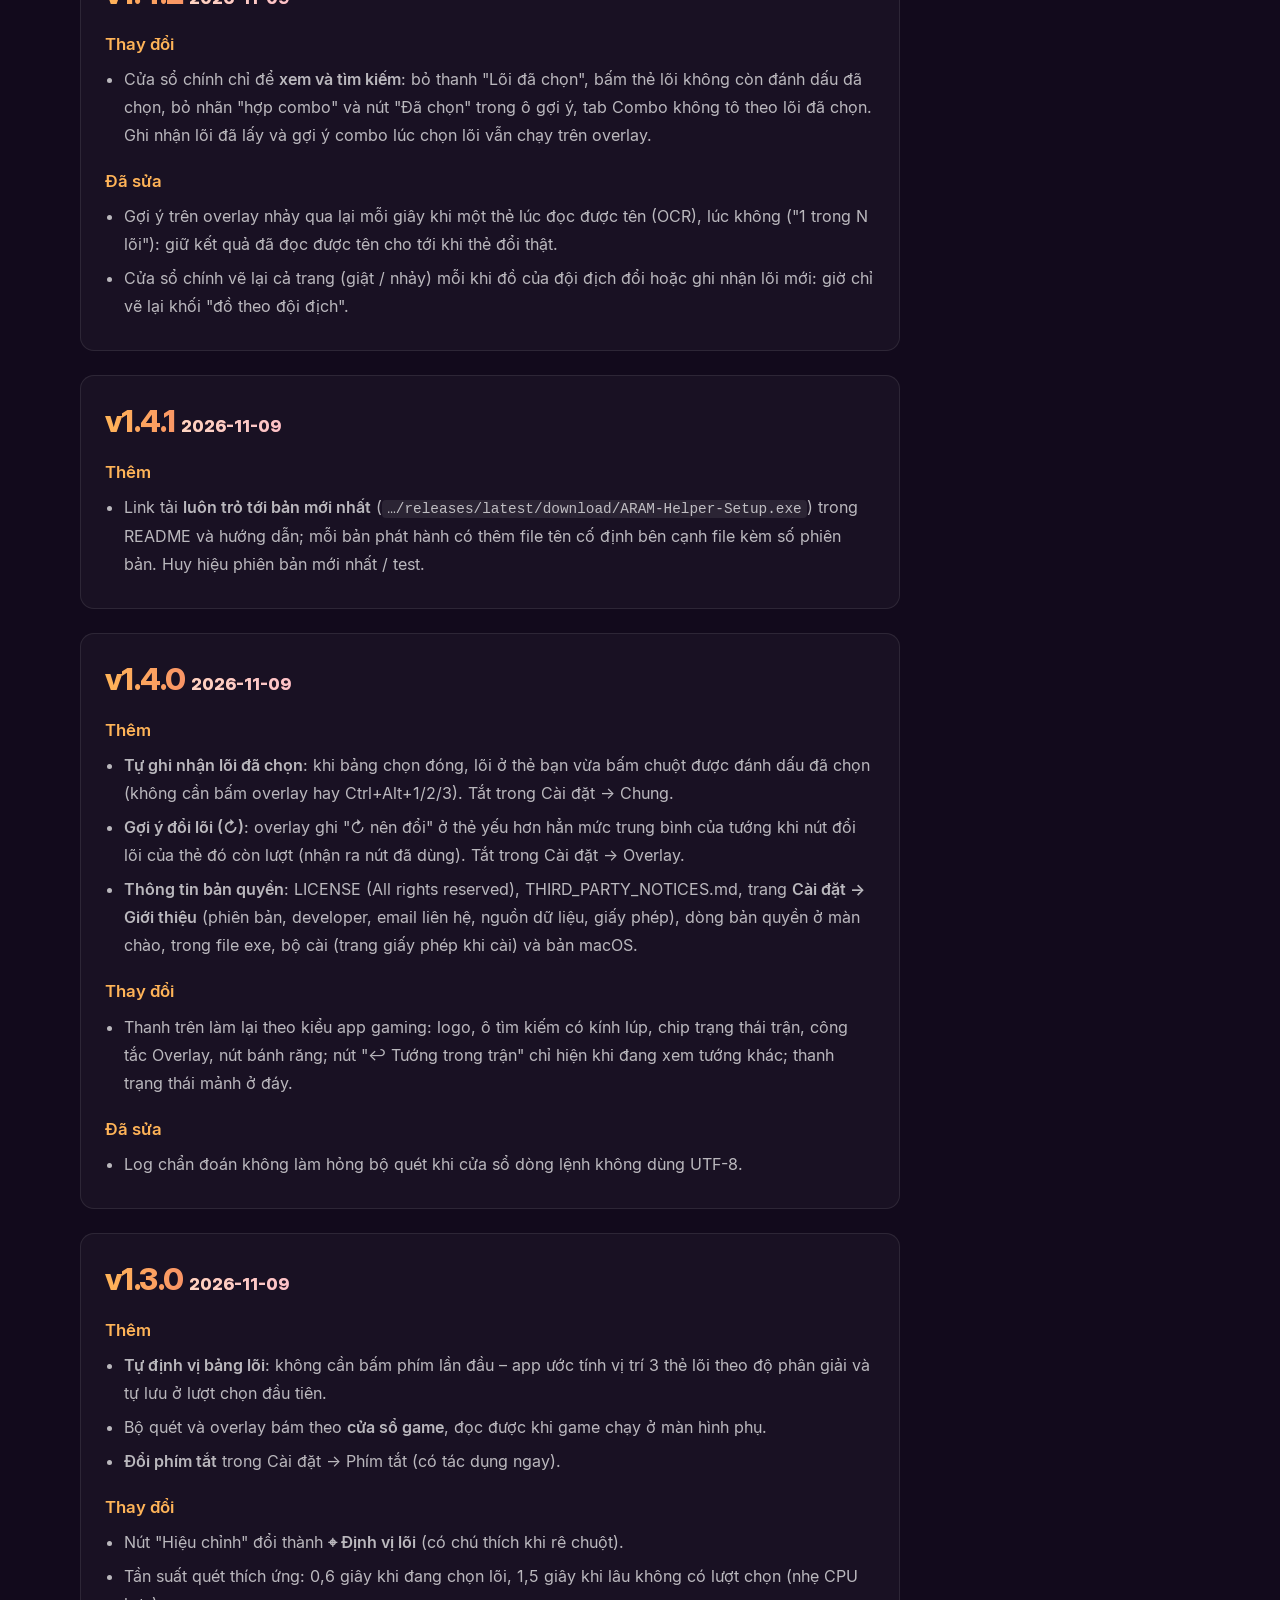
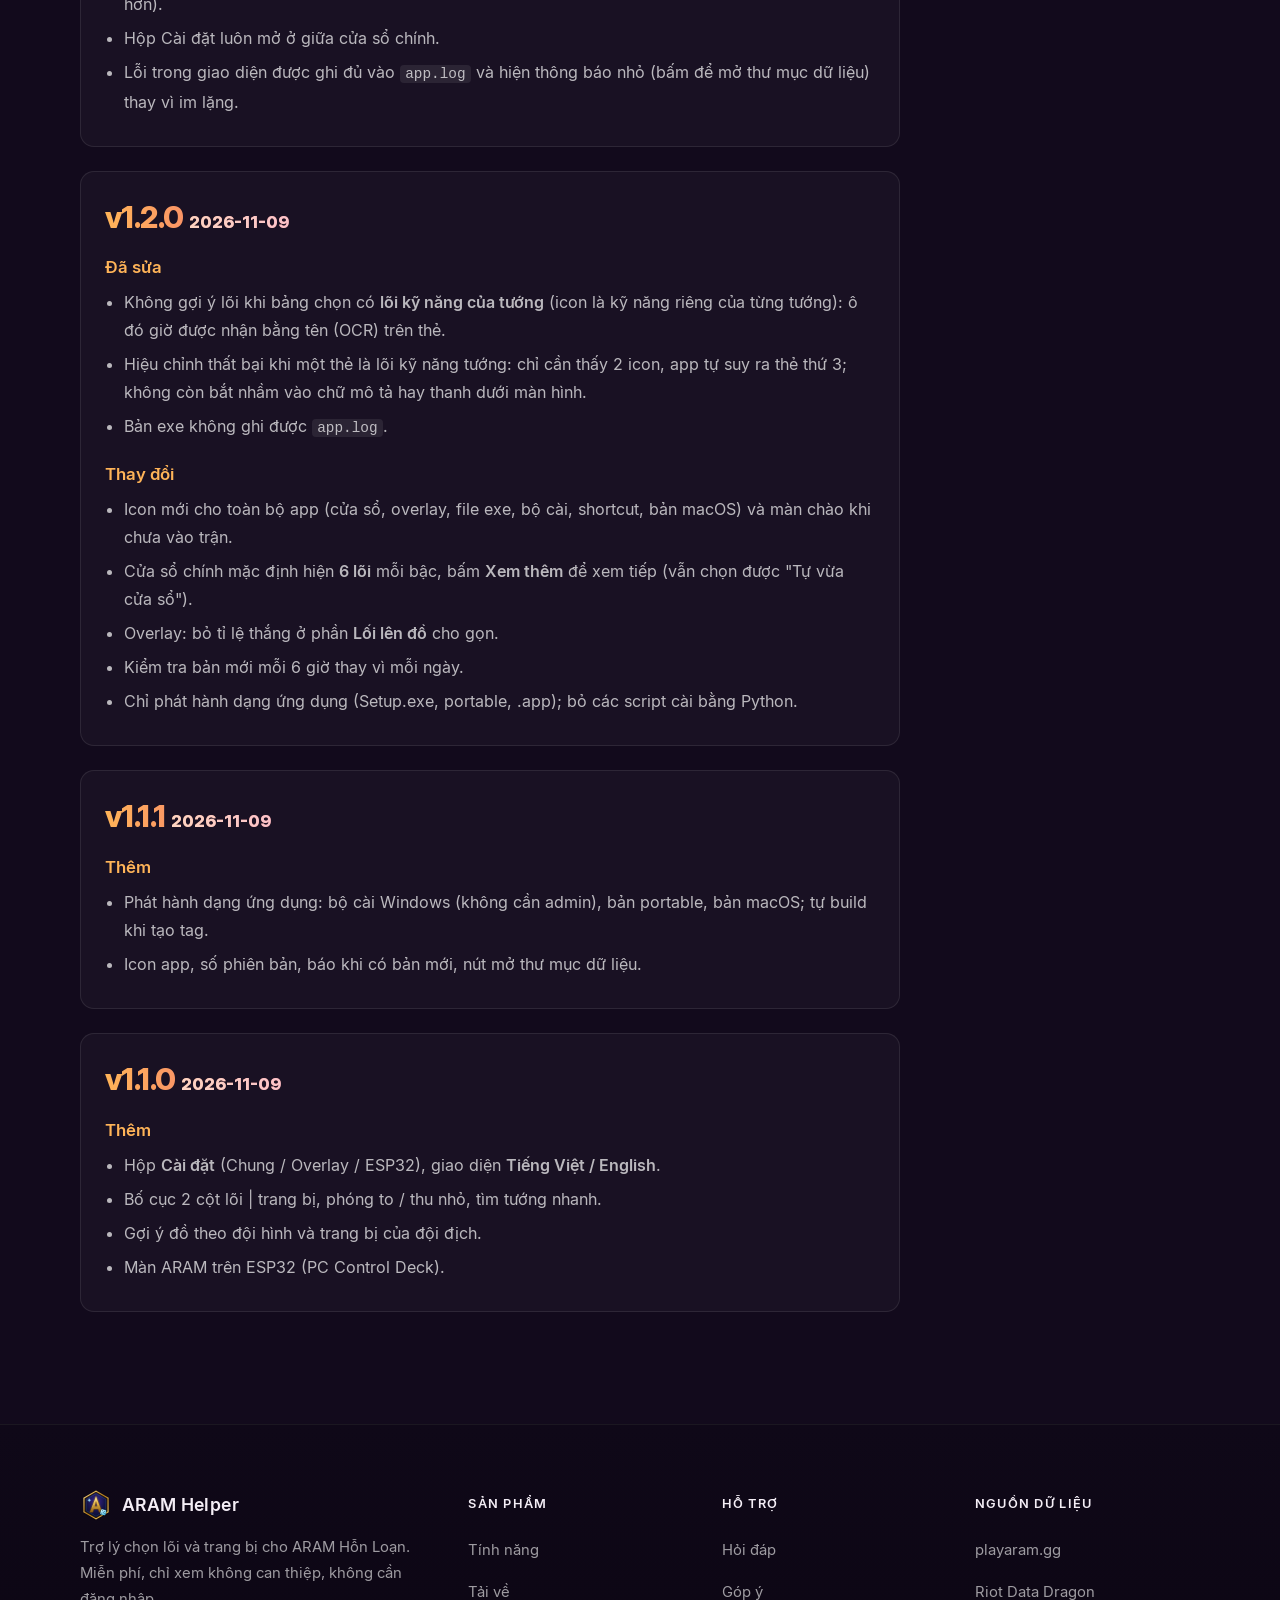
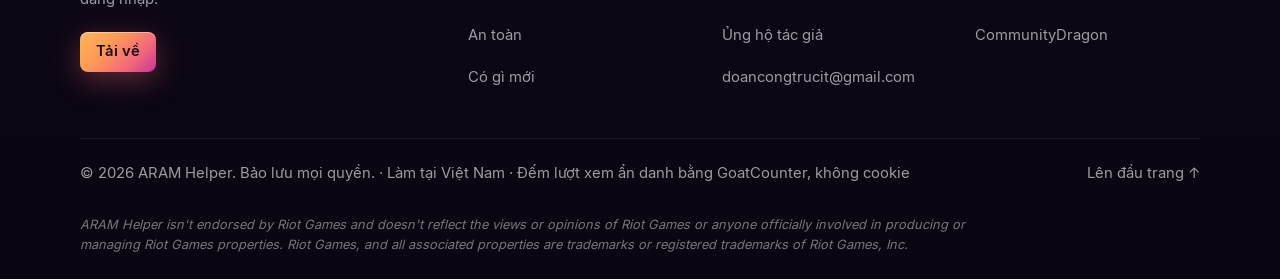
<file: site/changelog.html>
<!doctype html>
<html lang="vi">
<head>
<meta charset="utf-8">
<meta name="viewport" content="width=device-width, initial-scale=1">
<title>Có gì mới – ARAM Helper</title>
<meta name="description" content="Lịch sử các phiên bản của ARAM Helper, bản mới nhất ở trên cùng.">
<meta name="robots" content="noindex">
<link rel="icon" type="image/png" href="assets/img/icon.png">
<link rel="stylesheet" href="assets/style.css?v=0eca7738">
</head>
<body data-lang="vi" class="changelog-page">
<header class="site-nav">
  <a class="brand" href="./"><img src="assets/img/icon.png" alt="" width="28" height="28"><span>ARAM Helper</span></a>
  <nav class="site-links"><a href="./">← Về trang chính</a></nav>
</header>
<main>
<section class="changelog">
  <h1>Có gì mới</h1>
  <p class="lead">Lịch sử các phiên bản của ARAM Helper, bản mới nhất ở trên cùng.</p>

<article class="release"><h2>v2.1.6 <small>2026-11-25</small></h2><h3>Đổi</h3><ul><li><strong>Trang chủ mới: <a href="https://aramhelper.com/">aramhelper.com</a></strong> – tải app, hướng dẫn, hỏi đáp, có gì mới. Nút <strong>Trang dự án</strong> trong Cài đặt → Giới thiệu mở aramhelper.com.</li></ul></article>
<article class="release"><h2>v2.1.5 <small>2026-11-24</small></h2><h3>Đổi</h3><ul><li><strong>Hướng dẫn sử dụng làm lại bằng ảnh thật</strong>: ảnh overlay chụp trong trận ARAM Hỗn Loạn thật (lúc chọn lõi, thanh combo, khung giữa trận, khung thu gọn, màn chọn tướng – tên người chơi đã che) thay cho ảnh dựng; ảnh cửa sổ app và Cài đặt chụp lại theo giao diện hiện tại. Nội dung cập nhật: huy hiệu tier lõi, công tắc VN | EN, nút ☕ ủng hộ, gợi ý tắt ngay khi bấm chọn lõi, overlay trong suốt mịn.</li><li>Ảnh QR ủng hộ mới.</li></ul></article>
<article class="release"><h2>v2.1.4 <small>2026-11-24</small></h2><h3>Sửa</h3><ul><li><strong>Mép overlay mịn thật trên nền game</strong>: hết viền bậc thang xám tối ở 4 góc nhãn %, quanh huy hiệu tier, thanh combo và khung gợi ý. Nguyên nhân: overlay dùng "màu khoá" của Windows (đục hoặc trong suốt hẳn, mép nửa trong suốt bị hoà vào màu khoá gần đen). Nay overlay là cửa sổ trong suốt từng điểm ảnh (UpdateLayeredWindow); máy không hỗ trợ thì tự quay về cách cũ.</li><li>Nhãn % và huy hiệu tier của các thẻ lõi luôn thẳng 1 hàng (trước: tâm 1 thẻ đo lệch → huy hiệu thẻ đó lệch hàng).</li></ul><h3>Đổi</h3><ul><li>Huy hiệu tier trên thẻ lõi to thêm 2 cỡ; trong dòng gợi ý to thêm 1 cỡ (dòng cao 30 điểm ảnh).</li></ul></article>
<article class="release"><h2>v2.1.3 <small>2026-11-24</small></h2><h3>Thêm</h3><ul><li><strong>Tier lõi theo màu</strong>: ô S+ / S / A / B / C / D (tier chung của lõi trên playaram.gg) ở giữa mép đáy mỗi thẻ lõi và trong dòng gợi ý – S+ đỏ hồng, S cam, A vàng, B xanh, C/D xám. Tắt trong Cài đặt → Overlay.</li><li><strong>Công tắc ngôn ngữ VN | EN</strong> trên thanh trên cùng: bấm là đổi ngay, không cần vào Cài đặt.</li></ul><h3>Đổi</h3><ul><li><strong>Gợi ý overlay nhanh hơn</strong>: bấm chọn lõi là gợi ý tắt ngay (~0,1 s, trước ~1–1,5 s chờ 2 lần quét không thấy bảng); bấm hụt thì 2 giây sau gợi ý hiện lại. Bảng lõi hiện ra được nhận nhanh hơn (quét 0,4–0,7 s/lần, trước 0,6–1,0 s), overlay đọc trạng thái 0,1 s/lần trong trận (trước 0,4 s). Khung bo góc lớn vẽ nhanh gấp ~15 lần.</li><li>Nút ☕ ủng hộ chỉ còn icon, màu cam vàng sáng để dễ nhận ra.</li><li>Độ đậm khung overlay mặc định 80 % (trước 70 %). Ai đã tự chỉnh thì giữ nguyên.</li></ul><h3>Sửa</h3><ul><li><strong>Lõi đã chọn không còn bị xoá giữa trận</strong>: một lần Live Client không trả lời (game giật) từng bị coi là hết trận, lần sau thành "trận mới" và xoá sạch lõi đã chọn. Nay bỏ qua tối đa 2 lần im lặng liên tiếp.</li><li><strong>Cập nhật an toàn hơn</strong>: bộ file đã ký phải khớp đúng số phiên bản của bản phát hành (chống đăng lại bản cũ dưới tag mới để lùi phiên bản); so lại mã băm bộ cài ngay trước khi chạy; file trạng thái cập nhật hỏng không làm treo mục Kiểm tra cập nhật; tải lỗi khi đang trong trận chỉ hiện thông báo nhỏ, không bật hộp thoại.</li><li>Màn chọn tướng: cấu hình Riot lạ không còn làm tắt gợi ý; không khuyên đổi tướng khi chưa biết tướng của bạn.</li><li>Overlay: bấm trúng huy hiệu tier trên thẻ không còn bị tính là đã chọn lõi; hết rò bộ nhớ khi app chạy nhiều giờ (lệnh bind tích tụ mỗi lượt vẽ); khung bo góc không còn biến mất khi bộ nhớ đệm ảnh đầy; tier hiện ngay khi danh mục lõi nạp xong; offer đã chọn không hiện lại khi đọc rõ tên lõi hơn.</li><li>Nhận đúng người chơi khi 2 người trùng tên khác tag; Data Dragon tự làm mới mỗi giờ (app nằm khay qua bản game mới); đổi ngôn ngữ thì cửa sổ ủng hộ đóng lại để mở theo ngôn ngữ mới.</li><li>Thanh cuộn cửa sổ chính chìm vào nền khi không cần cuộn (trước hiện xám sáng).</li></ul></article>
<article class="release"><h2>v2.1.2 <small>2026-11-24</small></h2><h3>Sửa</h3><ul><li>Kết nối HTTPS kiểm tra bằng kho chứng chỉ Windows (truststore: Windows tự tải chứng chỉ gốc còn thiếu trên máy cũ), lỗi thì thử kho của Python. Vẫn lỗi thì báo rõ: đồng hồ máy sai giờ, hoặc mạng / diệt virus chặn.</li><li>Tải bản cập nhật lỗi → hỏi mở trang tải để tải bộ cài bằng trình duyệt. Lỗi hỏi bản mới được ghi vào app.log.</li></ul></article>
<article class="release"><h2>v2.1.1 <small>2026-11-23</small></h2><h3>Thêm</h3><ul><li><strong>Bộ đồ theo lõi</strong>: khi lõi đã chọn trùng một lối chơi trên playaram.gg (vd Ahri lấy Quá Tải Sát Thương → build chí mạng), mục LỐI LÊN ĐỒ thêm dòng "★ Theo lõi" lên đầu với bộ đồ của lối chơi đó. Viền xanh = món khác build thường, hoặc món được lõi "Nâng Cấp &lt;món&gt;" nâng cấp. Tắt trong Cài đặt → Overlay → Bộ đồ theo lõi đã chọn.</li></ul><h3>Sửa</h3><ul><li>Màn chọn tướng tìm được client LoL cài ở ổ / thư mục khác mặc định: đọc đường dẫn cài từ cấu hình Riot Client.</li></ul></article>
<article class="release"><h2>v2.1.0 <small>2026-11-22</small></h2><h3>Thêm</h3><ul><li><strong>Thanh combo trên thẻ lõi</strong>: lúc chọn lõi, một thanh ngay trên các thẻ lõi hiện tối đa 3 combo chứa lõi đang được đưa ra (icon, tên lõi, hạng). Ô nền xanh = chọn 1 thẻ lượt này là đủ combo. Bấm vào ô để xem lối chơi, lý do combo và mẹo. Cài đặt → Overlay → Thanh combo: bật/tắt, số combo 1–3, chỉ hiện combo chọn 1 thẻ là đủ.</li><li><strong>Lõi đang săn</strong>: giữa các lượt chọn lõi, khung overlay nhắc lõi còn thiếu của combo bạn đã có 1 mảnh.</li><li><strong>Màn chọn tướng</strong>: khung cạnh client LoL gợi ý tướng trên băng ghế đáng đổi (tỉ lệ thắng ARAM Hỗn Loạn, bù chỗ đội đang thiếu đỡ đòn / sát thương phép / vật lý) và 3 combo nên nhắm với tướng đang cầm. Chỉ đọc màn chọn tướng, không bấm đổi tướng thay bạn. Tắt ở Cài đặt → Overlay → Chọn tướng.</li><li><strong>Món phản chế cần mua sớm</strong> (≥2 địch hồi máu, ≥4 khống chế cứng, sát thương địch ≥70% một loại) hiện màu đỏ có ⚠, cả khi khung đang thu gọn.</li></ul><h3>Thay đổi</h3><ul><li>Combo không còn nằm trong khung gợi ý (đã chuyển lên thanh combo); bỏ dòng lõi đã chọn trong khung cho gọn.</li><li>Thứ tự combo: combo đủ ngay lượt này đứng trước combo hạng cao hơn nhưng còn thiếu lõi.</li><li>"Theo đội địch" thôi nhắc nhu cầu mà bạn đã có món đáp ứng (vd. đã có món giảm hồi máu).</li></ul><h3>Đã sửa</h3><ul><li>App (và bộ test) có thể sập với lỗi "Tcl_AsyncDelete": bộ dọn rác của Python chạy ở luồng tải icon và huỷ đối tượng Tk ở đó. Giờ chỉ dọn rác ở luồng giao diện.</li></ul></article>
<article class="release"><h2>v2.0.1 <small>2026-11-22</small></h2><h3>Đã sửa</h3><ul><li>Test kiểm tra cập nhật thỉnh thoảng lỗi trên CI (đếm cả request của luồng tải icon) làm dừng bản phát hành 2.0.0.</li></ul></article>
<article class="release"><h2>v2.0.0 <small>2026-11-18</small></h2><h3>Thêm</h3><ul><li><strong>Lượt chọn 4 lõi</strong>: app tự nhận ra khi bảng chọn có 4 thẻ thay vì 3, đọc đủ 4 lõi và hiện % thắng, xếp hạng, nhãn trên từng thẻ như lượt thường. Thêm phím Ctrl+Alt+4 (đánh dấu lõi ở thẻ 4). Lần đầu gặp, app lưu ảnh vùng thẻ (<code>four-cards</code>) trong thư mục debug để đo lại vị trí cho chuẩn.</li><li><strong>Chọn đúng lõi ngay trên overlay</strong>: thẻ ghi "1 trong N" (nhiều lõi chung icon) → chuột phải vào nhãn trên thẻ để chọn đúng lõi, hoặc "Định vị lại lõi". Lựa chọn giữ tới khi thẻ đổi.</li><li>Nút <strong>⟳ Tải lại</strong> cạnh "Dữ liệu … phút trước": tải lại dữ liệu tướng ngay (kể cả khi đang chờ thử lại sau lỗi mạng).</li><li>Cảnh báo khi dữ liệu lõi còn ở bản game cũ hơn bản đang chơi ("⚠ Dữ liệu bản 26.21, game đã lên bản 26.22").</li><li>Màn hình chào và chú thích nút "Định vị lõi" ghi rõ phím tắt đang dùng (kể cả phím dự phòng).</li><li>Lần chạy đầu hiện tiến độ tải icon lõi ("Đang tải icon lõi 45/180…").</li></ul><h3>Thay đổi</h3><ul><li><strong>Khởi động cùng Windows chỉ khi bạn tự bật</strong> ở Cài đặt → Chung. Bộ cài bỏ ô "Mở cùng Windows"; cài lần đầu hoặc cài lại đều tắt (kể cả lối tắt Startup của bộ cài ≤ 1.8.3). Tự cập nhật trong app giữ nguyên lựa chọn đã bật.</li><li><strong>Chỉ chạy một ARAM Helper</strong>: mở thêm lần nữa (vd. app đã nằm dưới khay) thì cửa sổ đang chạy hiện lên, không thành 2 overlay / 2 bộ quét.</li><li><strong>Xếp hạng lõi tính cả số trận</strong>: lõi hiếm, ít trận (tỉ lệ thắng dễ ảo) được kéo về mức kỳ vọng nên không còn đứng trên lõi tốt nhiều trận. Số % hiện trên thẻ vẫn là số gốc.</li><li><strong>Bản cài nhỏ hơn hẳn</strong>: bỏ OpenCV (~84 MB), bộ quét dùng phần xử lý ảnh viết lại bằng numpy + Pillow – kết quả đọc lõi như cũ (đã so trên ảnh game thật), định vị bảng lõi còn nhanh hơn. Bỏ thêm phần thừa của Pillow / Tcl.</li><li><strong>Tự cập nhật kiểm tra chữ ký số</strong> (Ed25519) của bản phát hành, không chỉ mã băm: bộ cài bị thay bằng bản giả thì không cài.</li><li>Gói báo lỗi chỉ giữ vùng 3 thẻ lõi trong ảnh chẩn đoán (cắt bỏ khung chat, tên người chơi, bảng điểm).</li><li>Thông báo bộ quét dễ hiểu hơn (bỏ "khớp tốt nhất 0.31"; điểm khớp vẫn ghi trong app.log để chẩn đoán).</li></ul><h3>Đã sửa</h3><ul><li>Tướng chọn tay bị giữ sang trận sau (xem Yasuo rồi ẩn app, hôm sau chơi Lux vẫn gợi ý cho Yasuo).</li><li>Trận kết thúc khi bảng chọn lõi đang mở: gợi ý cũ còn lại và app vẫn theo dõi cú bấm ngoài sảnh – có thể tự đánh dấu một lõi không hề chọn ở trận sau.</li><li>Tắt máy / app bị đóng đúng lúc ghi file làm hỏng dữ liệu (cache tướng, cài đặt, vị trí bảng lõi, overlay): mọi file giờ ghi kiểu "tất cả hoặc không"; file hỏng từ bản cũ được bỏ qua và tải lại thay vì làm app lỗi mãi.</li><li>Bộ quét chết hẳn nếu lần đầu chạy mất mạng – giờ tự thử lại (30 giây, 1 phút… tối đa 10 phút).</li><li>Để app chạy nhiều ngày dưới khay: danh sách lõi và icon tự cập nhật khi có bản game mới; kiểm tra bản mới của app định kỳ; app.log tự xoay vòng khi quá 1 MB (trước chỉ xoay lúc mở app).</li><li>playaram.gg chậm / sập làm app gửi lại yêu cầu mỗi ~2 giây (mỗi lần treo tới 15 giây) và có lúc đơ cửa sổ chính – giờ chờ thưa dần, không tải mạng trên luồng giao diện.</li><li>Gnar biến thành Gnar Khổng Lồ (Live API báo "GnarBig") làm mất dữ liệu tướng và lõi đã chọn tới khi biến lại; tướng biến hình khác (Kled, Elise, Nidalee, Shyvana, Jayce) cũng được quy về tướng gốc.</li><li>Một ô số liệu lạ ("—", "N/A") làm hỏng cả trang tướng.</li><li>Icon có thể trắng tới hết phiên sau một lỗi hiện ảnh.</li><li>Overlay không theo khi kéo cửa sổ game sang chỗ khác hoặc sang màn hình có tỉ lệ phóng to khác.</li><li>Có lúc mất nút "Cập nhật" nếu kiểm tra bản mới xong trước khi cửa sổ sẵn sàng.</li><li>Một số câu chưa dịch sang tiếng Anh (lỗi tải dữ liệu, lỗi bộ quét trên overlay, "(không có)" ở trang phím tắt).</li></ul></article>
<article class="release"><h2>v1.9.0 <small>2026-11-18</small></h2><h3>Thêm</h3><ul><li><strong>Khay hệ thống</strong> (Windows): bấm X hoặc thu nhỏ → cửa sổ chính ẩn xuống khay, overlay và quét lõi vẫn chạy. Bấm biểu tượng để mở lại; chuột phải → Mở / Cài đặt / Thoát. Tắt được ở Cài đặt → Chung → "Ẩn xuống khay hệ thống".</li><li><strong>Khởi động cùng Windows</strong> ngay trong Cài đặt → Chung; mở cùng Windows thì nằm sẵn dưới khay. Dùng khoá Run của Windows; lối tắt Startup do bộ cài cũ tạo được tự chuyển sang, gỡ cài đặt thì xoá luôn.</li></ul><h3>Cải thiện</h3><ul><li>Cửa sổ chính không vẽ lại khi đang ẩn ở khay / thu nhỏ (giảm CPU khi chơi).</li><li>Chỉ giữ dữ liệu 12 tướng xem gần nhất trong RAM – xem lướt nhiều tướng không làm app phình bộ nhớ.</li></ul><h3>Đã sửa</h3><ul><li>Lỗi hiếm khi gõ tìm kiếm đúng lúc danh sách lõi đang vẽ lại (<code>invalid command name …</code> trong app.log).</li></ul></article>
<article class="release"><h2>v1.8.3 <small>2026-11-13</small></h2><h3>Thêm</h3><ul><li>Màn hình chào có ô lưu ý nổi bật: cấu hình trò chơi ở chế độ cửa sổ <strong>Không viền</strong> – overlay chỉ hiện trong trận ở chế độ này; kèm cách đổi (Esc → Hình ảnh → Chế độ cửa sổ → Không viền).</li><li>Overlay chỉ hiện khi League ở chế độ <strong>Không viền / Cửa sổ</strong>. Ở chế độ Toàn màn hình (đọc <code>game.cfg</code> của game đang chạy, hoặc Windows báo game D3D chiếm toàn màn hình) app tự ẩn overlay – overlay vô hình vẫn hứng cú bấm làm văng khỏi game. Đổi chế độ trong trận thì overlay tự hiện lại sau vài giây; app.log ghi lại lúc ẩn / hiện.</li></ul></article>
<article class="release"><h2>v1.8.2 <small>2026-11-11</small></h2><h3>Đã sửa</h3><ul><li><strong>Vẫn bị đẩy ra khỏi game khi bấm vào overlay</strong> (1.8.1): lệnh đổi độ đậm của tkinter ghi đè kiểu cửa sổ, xoá mất cờ không-kích-hoạt mà overlay vừa đặt → cú bấm làm game mất focus mà không cửa sổ nào nhận (nên log không ghi gì). Overlay giờ đặt lại cờ sau mọi lần đổi độ đậm; đã thử bằng cú bấm chuột thật: game giữ nguyên focus.</li></ul></article>
<article class="release"><h2>v1.8.1 <small>2026-11-10</small></h2><h3>Đã sửa</h3><ul><li><strong>Bị đẩy ra khỏi game khi bấm vào overlay</strong> (thấy trong log máy laptop: "người chơi tự chuyển sang 'ARAM Helper overlay'"): tkinter tự kích hoạt cửa sổ khi bấm, bỏ qua cờ không-kích-hoạt; khi overlay ẩn đi focus rơi sang cửa sổ chính. Overlay giờ luôn trả lời "không kích hoạt" cho cú bấm – bấm vẫn chọn lõi / kéo khung như thường.</li><li>Giữ focus cho game: overlay lấy focus thì luôn trả về game, kể cả ngay sau cú bấm.</li></ul></article>
<article class="release"><h2>v1.8.0 <small>2026-11-10</small></h2><h3>Thêm</h3><ul><li>Overlay: món trong <strong>Lối lên đồ</strong> mà bạn đã có trong trận được làm mờ và có huy hiệu <strong>✓ xanh</strong> nhỏ ở góc icon (đọc từ Live Client API của Riot, tự cập nhật khi mua / bán đồ).</li></ul><h3>Đã đổi</h3><ul><li>Overlay gọn hơn: bỏ tỉ lệ thắng của tướng trên thanh tiêu đề, bỏ tiêu đề "ĐÃ CHỌN" (vẫn hiện icon + tên lõi đã chọn) và chú thích "viền xanh: món cốt lõi" ở mục Lối lên đồ.</li><li>Độ đậm khung overlay mặc định 70% (trước 74%); máy đang để đúng mặc định cũ tự chuyển sang 70%.</li></ul><h3>Đã sửa</h3><ul><li>Cập nhật một chạm: kiểm tra lại "đang trong trận" sau hộp xác nhận và trước khi cài (tải xong mà trận đã bắt đầu thì chờ hết trận mới cài); chặn bấm cập nhật lần 2 từ Cài đặt khi hộp xác nhận đang mở; Cài đặt chỉ hiện tiến độ khi đang tải.</li><li>Kiểm tra cập nhật lỗi mạng không còn xoá thông tin "có bản mới" đã biết (thử lại sau ~10 phút).</li><li>Tải bộ cài: chỉ chấp nhận HTTPS, xoá file tải dở và bộ cài của các bản cũ trong thư mục tạm, kiểm tra số phiên bản; thông báo lỗi ngắn gọn, có bản tiếng Anh.</li></ul></article>
<article class="release"><h2>v1.7.0 <small>2026-11-10</small></h2><h3>Thêm</h3><ul><li><strong>Cập nhật một chạm</strong> (Windows, bản cài bằng Setup.exe): nút <strong>⬆ Cập nhật lên …</strong> tải bộ cài, kiểm tra mã băm SHA-256 (<code>SHA256SUMS.txt</code> đăng kèm mỗi bản phát hành), đóng app, cài im lặng rồi tự mở lại. Không cập nhật khi đang trong trận. Bản portable / macOS vẫn mở trang tải.</li><li><strong>Cài đặt → Chung → Kiểm tra cập nhật</strong>: kiểm tra bản mới ngay, không phải chờ.</li></ul></article>
<article class="release"><h2>v1.6.0 <small>2026-11-10</small></h2><h3>Đã đổi</h3><ul><li>Giao diện <strong>Cài đặt</strong> mới kiểu app gaming: thanh điều hướng bên trái (trang + mục con, bấm để cuộn tới), nội dung chia mục, mỗi dòng có mô tả ngắn; công tắc bật / tắt có hiệu ứng trượt, nhóm nút chọn thay cho nút tròn, cuộn chuột mượt. Nút ✕ / phím Esc để đóng, <strong>↺ Mặc định</strong> ở đầu trang.</li><li>Thanh trượt mảnh có núm tròn trắng; font chữ toàn app đổi sang <strong>Inter</strong> (đi kèm app, SIL OFL) – chữ tròn, dễ đọc như các app chat / gaming. Máy nạp font lỗi thì tự dùng font hệ thống.</li></ul><h3>Đã gỡ</h3><ul><li>Tính năng gửi màn ARAM lên ESP32 (PC Control Deck): bỏ module, thẻ <strong>ESP32</strong> trong Cài đặt và mục hướng dẫn. File <code>esp32.json</code> cũ trong thư mục dữ liệu (nếu có) không còn được dùng – xoá được.</li></ul></article>
<article class="release"><h2>v1.5.0 <small>2026-11-09</small></h2><h3>Thêm</h3><ul><li><strong>Giữ focus cho game</strong>: nếu một cửa sổ ARAM Helper vô tình lấy focus khỏi game khi đang chơi, app trả focus về game ngay (~¼ giây) và ghi vào <code>app.log</code> cửa sổ nào đã lấy – gói báo lỗi sẽ chỉ ra nguyên nhân. Người chơi chủ động chuyển sang app (Alt+Tab, bấm vào app) thì không bị trả về. Bật / tắt trong Cài đặt → Chung.</li></ul><h3>Đã sửa</h3><ul><li>Mở app khi game đang chạy làm game mất focus một lần (lúc tạo cửa sổ overlay): giờ trả focus lại ngay.</li></ul></article>
<article class="release"><h2>v1.4.3 <small>2026-11-09</small></h2><h3>Đã sửa</h3><ul><li><strong>Bị văng khỏi game sau khi chọn lõi (1 màn hình)</strong>: overlay hiện / ẩn / đưa lên trên cùng bằng lệnh của tkinter (deiconify, lift, -topmost) làm overlay lấy focus của game; khi nhãn trên thẻ lõi ẩn đi sau lượt chọn, Windows chuyển focus sang cửa sổ chính ARAM Helper nên nó nhảy lên che game. Giờ dùng lệnh Windows không kích hoạt cửa sổ (SW_SHOWNOACTIVATE, SWP_NOACTIVATE) – overlay không bao giờ lấy focus của game.</li></ul></article>
<article class="release"><h2>v1.4.2 <small>2026-11-09</small></h2><h3>Thay đổi</h3><ul><li>Cửa sổ chính chỉ để <strong>xem và tìm kiếm</strong>: bỏ thanh "Lõi đã chọn", bấm thẻ lõi không còn đánh dấu đã chọn, bỏ nhãn "hợp combo" và nút "Đã chọn" trong ô gợi ý, tab Combo không tô theo lõi đã chọn. Ghi nhận lõi đã lấy và gợi ý combo lúc chọn lõi vẫn chạy trên overlay.</li></ul><h3>Đã sửa</h3><ul><li>Gợi ý trên overlay nhảy qua lại mỗi giây khi một thẻ lúc đọc được tên (OCR), lúc không ("1 trong N lõi"): giữ kết quả đã đọc được tên cho tới khi thẻ đổi thật.</li><li>Cửa sổ chính vẽ lại cả trang (giật / nhảy) mỗi khi đồ của đội địch đổi hoặc ghi nhận lõi mới: giờ chỉ vẽ lại khối "đồ theo đội địch".</li></ul></article>
<article class="release"><h2>v1.4.1 <small>2026-11-09</small></h2><h3>Thêm</h3><ul><li>Link tải <strong>luôn trỏ tới bản mới nhất</strong> (<code>…/releases/latest/download/ARAM-Helper-Setup.exe</code>) trong README và hướng dẫn; mỗi bản phát hành có thêm file tên cố định bên cạnh file kèm số phiên bản. Huy hiệu phiên bản mới nhất / test.</li></ul></article>
<article class="release"><h2>v1.4.0 <small>2026-11-09</small></h2><h3>Thêm</h3><ul><li><strong>Tự ghi nhận lõi đã chọn</strong>: khi bảng chọn đóng, lõi ở thẻ bạn vừa bấm chuột được đánh dấu đã chọn (không cần bấm overlay hay Ctrl+Alt+1/2/3). Tắt trong Cài đặt → Chung.</li><li><strong>Gợi ý đổi lõi (↻)</strong>: overlay ghi "↻ nên đổi" ở thẻ yếu hơn hẳn mức trung bình của tướng khi nút đổi lõi của thẻ đó còn lượt (nhận ra nút đã dùng). Tắt trong Cài đặt → Overlay.</li><li><strong>Thông tin bản quyền</strong>: LICENSE (All rights reserved), THIRD_PARTY_NOTICES.md, trang <strong>Cài đặt → Giới thiệu</strong> (phiên bản, developer, email liên hệ, nguồn dữ liệu, giấy phép), dòng bản quyền ở màn chào, trong file exe, bộ cài (trang giấy phép khi cài) và bản macOS.</li></ul><h3>Thay đổi</h3><ul><li>Thanh trên làm lại theo kiểu app gaming: logo, ô tìm kiếm có kính lúp, chip trạng thái trận, công tắc Overlay, nút bánh răng; nút "↩ Tướng trong trận" chỉ hiện khi đang xem tướng khác; thanh trạng thái mảnh ở đáy.</li></ul><h3>Đã sửa</h3><ul><li>Log chẩn đoán không làm hỏng bộ quét khi cửa sổ dòng lệnh không dùng UTF-8.</li></ul></article>
<article class="release"><h2>v1.3.0 <small>2026-11-09</small></h2><h3>Thêm</h3><ul><li><strong>Tự định vị bảng lõi</strong>: không cần bấm phím lần đầu – app ước tính vị trí 3 thẻ lõi theo độ phân giải và tự lưu ở lượt chọn đầu tiên.</li><li>Bộ quét và overlay bám theo <strong>cửa sổ game</strong>, đọc được khi game chạy ở màn hình phụ.</li><li><strong>Đổi phím tắt</strong> trong Cài đặt → Phím tắt (có tác dụng ngay).</li></ul><h3>Thay đổi</h3><ul><li>Nút "Hiệu chỉnh" đổi thành <strong>⌖ Định vị lõi</strong> (có chú thích khi rê chuột).</li><li>Tần suất quét thích ứng: 0,6 giây khi đang chọn lõi, 1,5 giây khi lâu không có lượt chọn (nhẹ CPU hơn).</li><li>Hộp Cài đặt luôn mở ở giữa cửa sổ chính.</li><li>Lỗi trong giao diện được ghi đủ vào <code>app.log</code> và hiện thông báo nhỏ (bấm để mở thư mục dữ liệu) thay vì im lặng.</li></ul></article>
<article class="release"><h2>v1.2.0 <small>2026-11-09</small></h2><h3>Đã sửa</h3><ul><li>Không gợi ý lõi khi bảng chọn có <strong>lõi kỹ năng của tướng</strong> (icon là kỹ năng riêng của từng tướng): ô đó giờ được nhận bằng tên (OCR) trên thẻ.</li><li>Hiệu chỉnh thất bại khi một thẻ là lõi kỹ năng tướng: chỉ cần thấy 2 icon, app tự suy ra thẻ thứ 3; không còn bắt nhầm vào chữ mô tả hay thanh dưới màn hình.</li><li>Bản exe không ghi được <code>app.log</code>.</li></ul><h3>Thay đổi</h3><ul><li>Icon mới cho toàn bộ app (cửa sổ, overlay, file exe, bộ cài, shortcut, bản macOS) và màn chào khi chưa vào trận.</li><li>Cửa sổ chính mặc định hiện <strong>6 lõi</strong> mỗi bậc, bấm <strong>Xem thêm</strong> để xem tiếp (vẫn chọn được "Tự vừa cửa sổ").</li><li>Overlay: bỏ tỉ lệ thắng ở phần <strong>Lối lên đồ</strong> cho gọn.</li><li>Kiểm tra bản mới mỗi 6 giờ thay vì mỗi ngày.</li><li>Chỉ phát hành dạng ứng dụng (Setup.exe, portable, .app); bỏ các script cài bằng Python.</li></ul></article>
<article class="release"><h2>v1.1.1 <small>2026-11-09</small></h2><h3>Thêm</h3><ul><li>Phát hành dạng ứng dụng: bộ cài Windows (không cần admin), bản portable, bản macOS; tự build khi tạo tag.</li><li>Icon app, số phiên bản, báo khi có bản mới, nút mở thư mục dữ liệu.</li></ul></article>
<article class="release"><h2>v1.1.0 <small>2026-11-09</small></h2><h3>Thêm</h3><ul><li>Hộp <strong>Cài đặt</strong> (Chung / Overlay / ESP32), giao diện <strong>Tiếng Việt / English</strong>.</li><li>Bố cục 2 cột lõi | trang bị, phóng to / thu nhỏ, tìm tướng nhanh.</li><li>Gợi ý đồ theo đội hình và trang bị của đội địch.</li><li>Màn ARAM trên ESP32 (PC Control Deck).</li></ul></article>
</section>
</main>
<footer class="site-footer">
  <div class="footer-grid">
    <div class="footer-brand">
      <a class="brand" href="./#hero"><img src="assets/img/icon.png" alt="" width="32" height="32" loading="lazy"><span>ARAM Helper</span></a>
      <p>Trợ lý chọn lõi và trang bị cho ARAM Hỗn Loạn. Miễn phí, chỉ xem không can thiệp, không cần đăng nhập.</p>
      <a class="btn btn-primary btn-sm" href="./#download">Tải về</a>
    </div>
    <nav class="footer-col" aria-label="Sản phẩm">
      <h3>Sản phẩm</h3>
      <ul>
        <li><a href="./#features">Tính năng</a></li>
        <li><a href="./#download">Tải về</a></li>
        <li><a href="./#safety">An toàn</a></li>
        <li><a href="changelog.html">Có gì mới</a></li>
      </ul>
    </nav>
    <nav class="footer-col" aria-label="Hỗ trợ">
      <h3>Hỗ trợ</h3>
      <ul>
        <li><a href="./#faq">Hỏi đáp</a></li>
        <li><a href="./#feedback">Góp ý</a></li>
        <li><a href="./#donate">Ủng hộ tác giả</a></li>
        <li><a href="mailto:doancongtrucit@gmail.com">doancongtrucit@gmail.com</a></li>
      </ul>
    </nav>
    <div class="footer-col">
      <h3>Nguồn dữ liệu</h3>
      <ul>
        <li><a href="https://playaram.gg" rel="noopener">playaram.gg</a></li>
        <li>Riot Data Dragon</li>
        <li>CommunityDragon</li>
      </ul>
    </div>
  </div>
  <div class="footer-bottom">
    <p>&copy; 2026 ARAM Helper. Bảo lưu mọi quyền. · Làm tại Việt Nam · Đếm lượt xem ẩn danh bằng GoatCounter, không cookie</p>
    <p class="footer-meta"><a href="./#hero">Lên đầu trang &uarr;</a></p>
  </div>
  <p class="disclaimer"><i>ARAM Helper isn't endorsed by Riot Games and doesn't reflect the views or opinions of Riot Games or anyone officially involved in producing or managing Riot Games properties. Riot Games, and all associated properties are trademarks or registered trademarks of Riot Games, Inc.</i></p>
</footer>
<script data-goatcounter="https://aramhelper.goatcounter.com/count" async src="https://gc.zgo.at/count.js"></script>
</body>
</html>
</file>
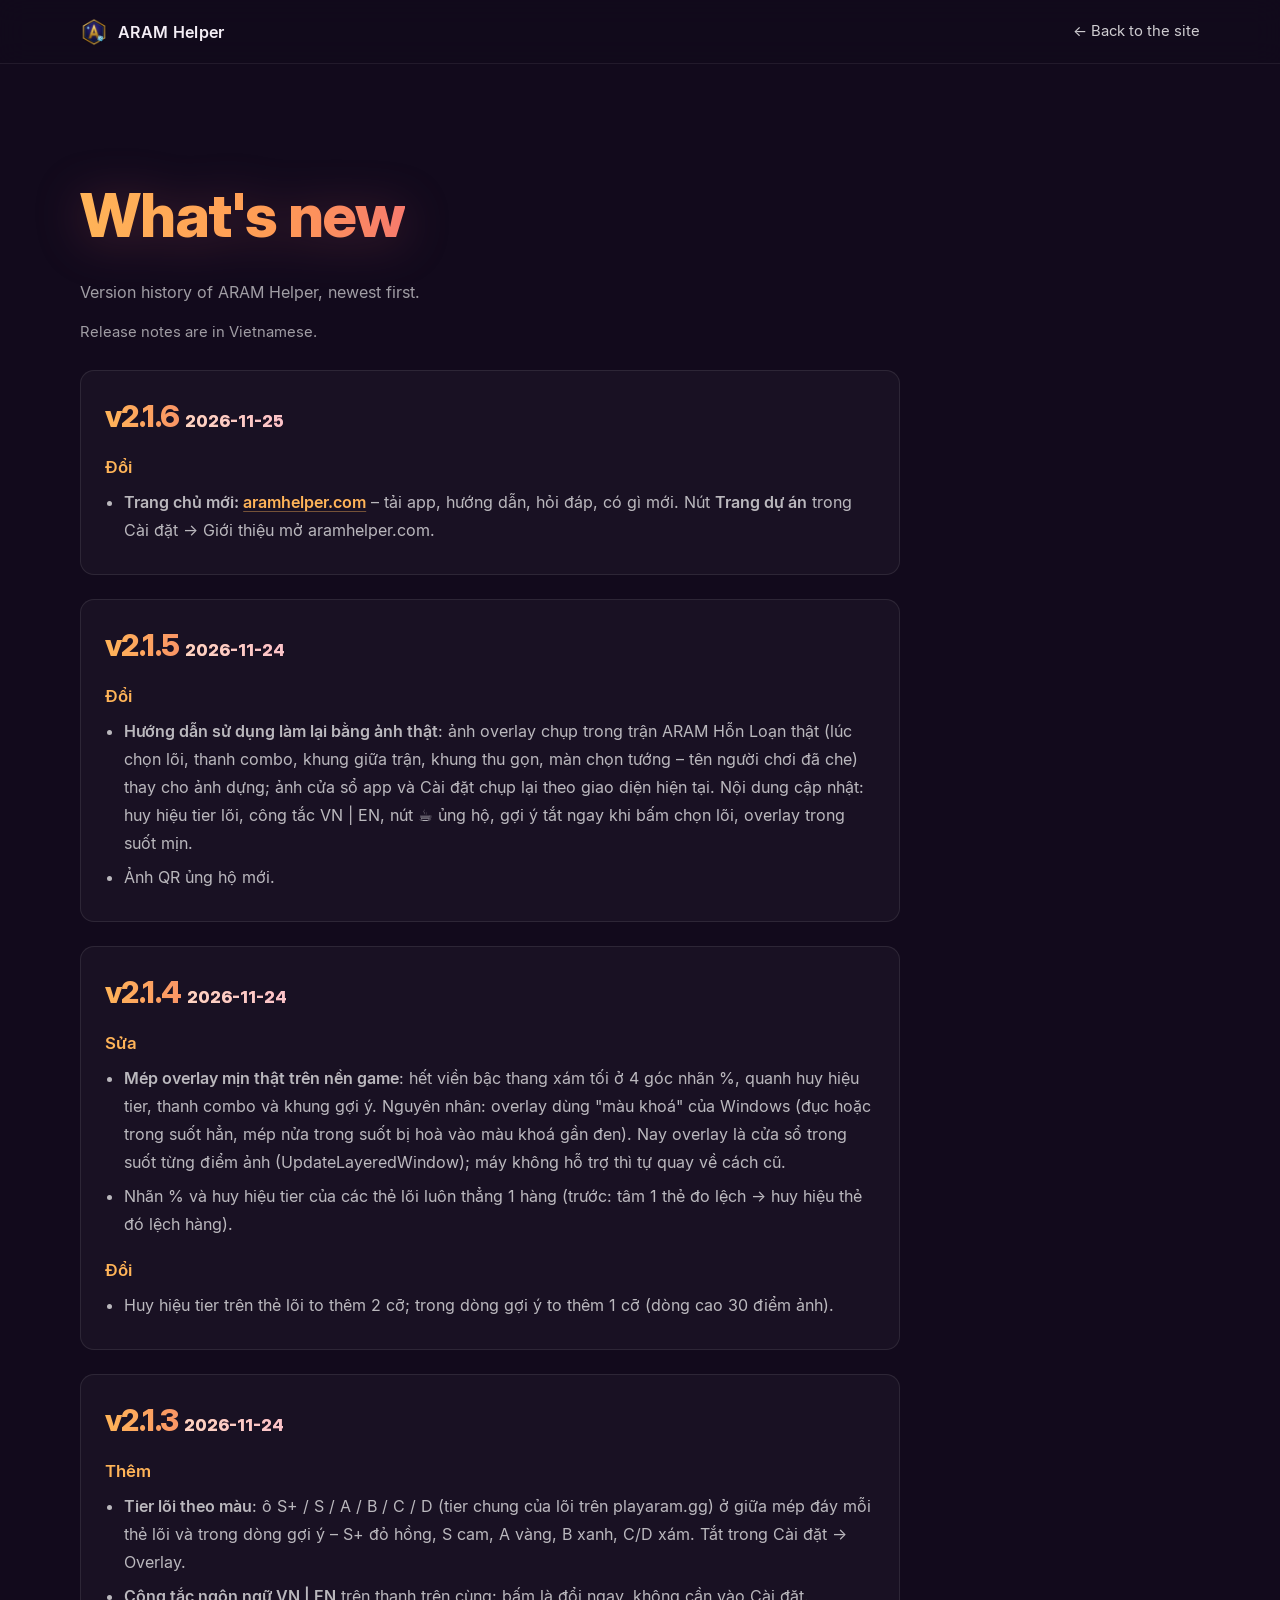
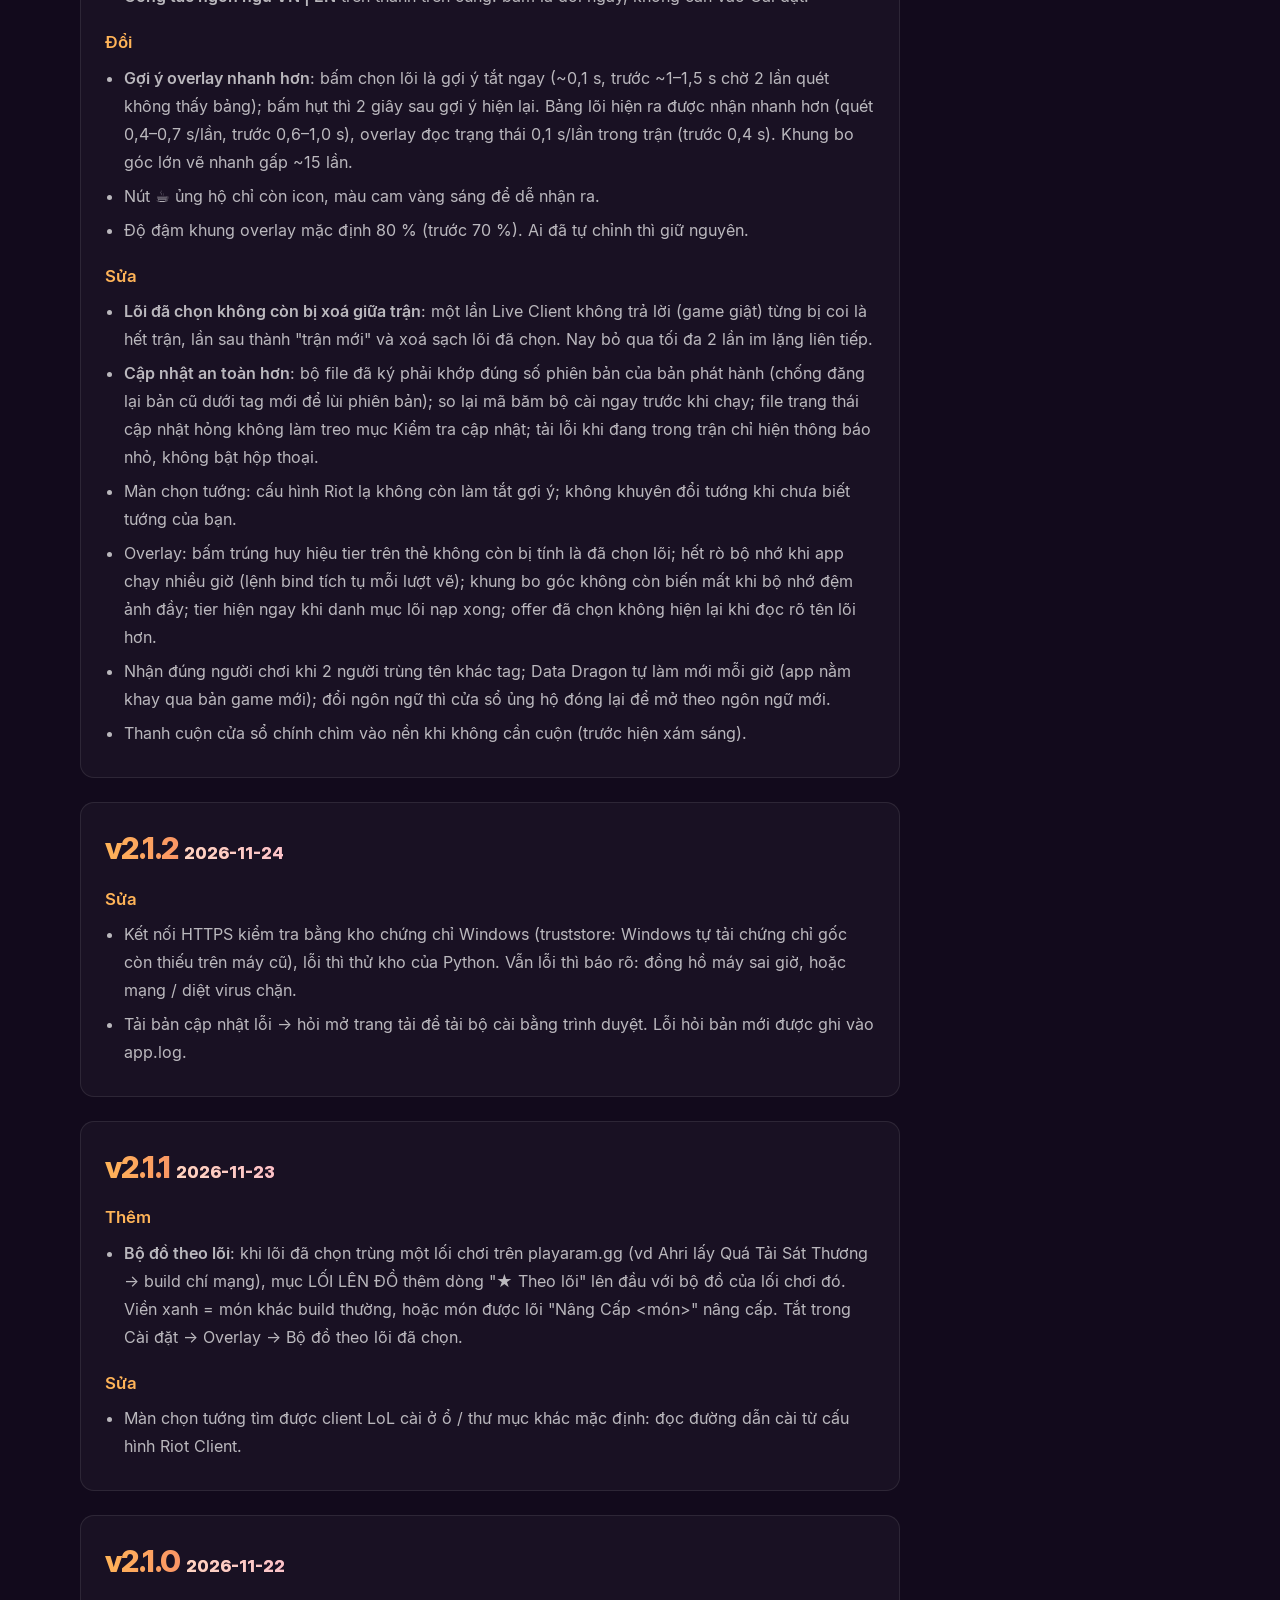
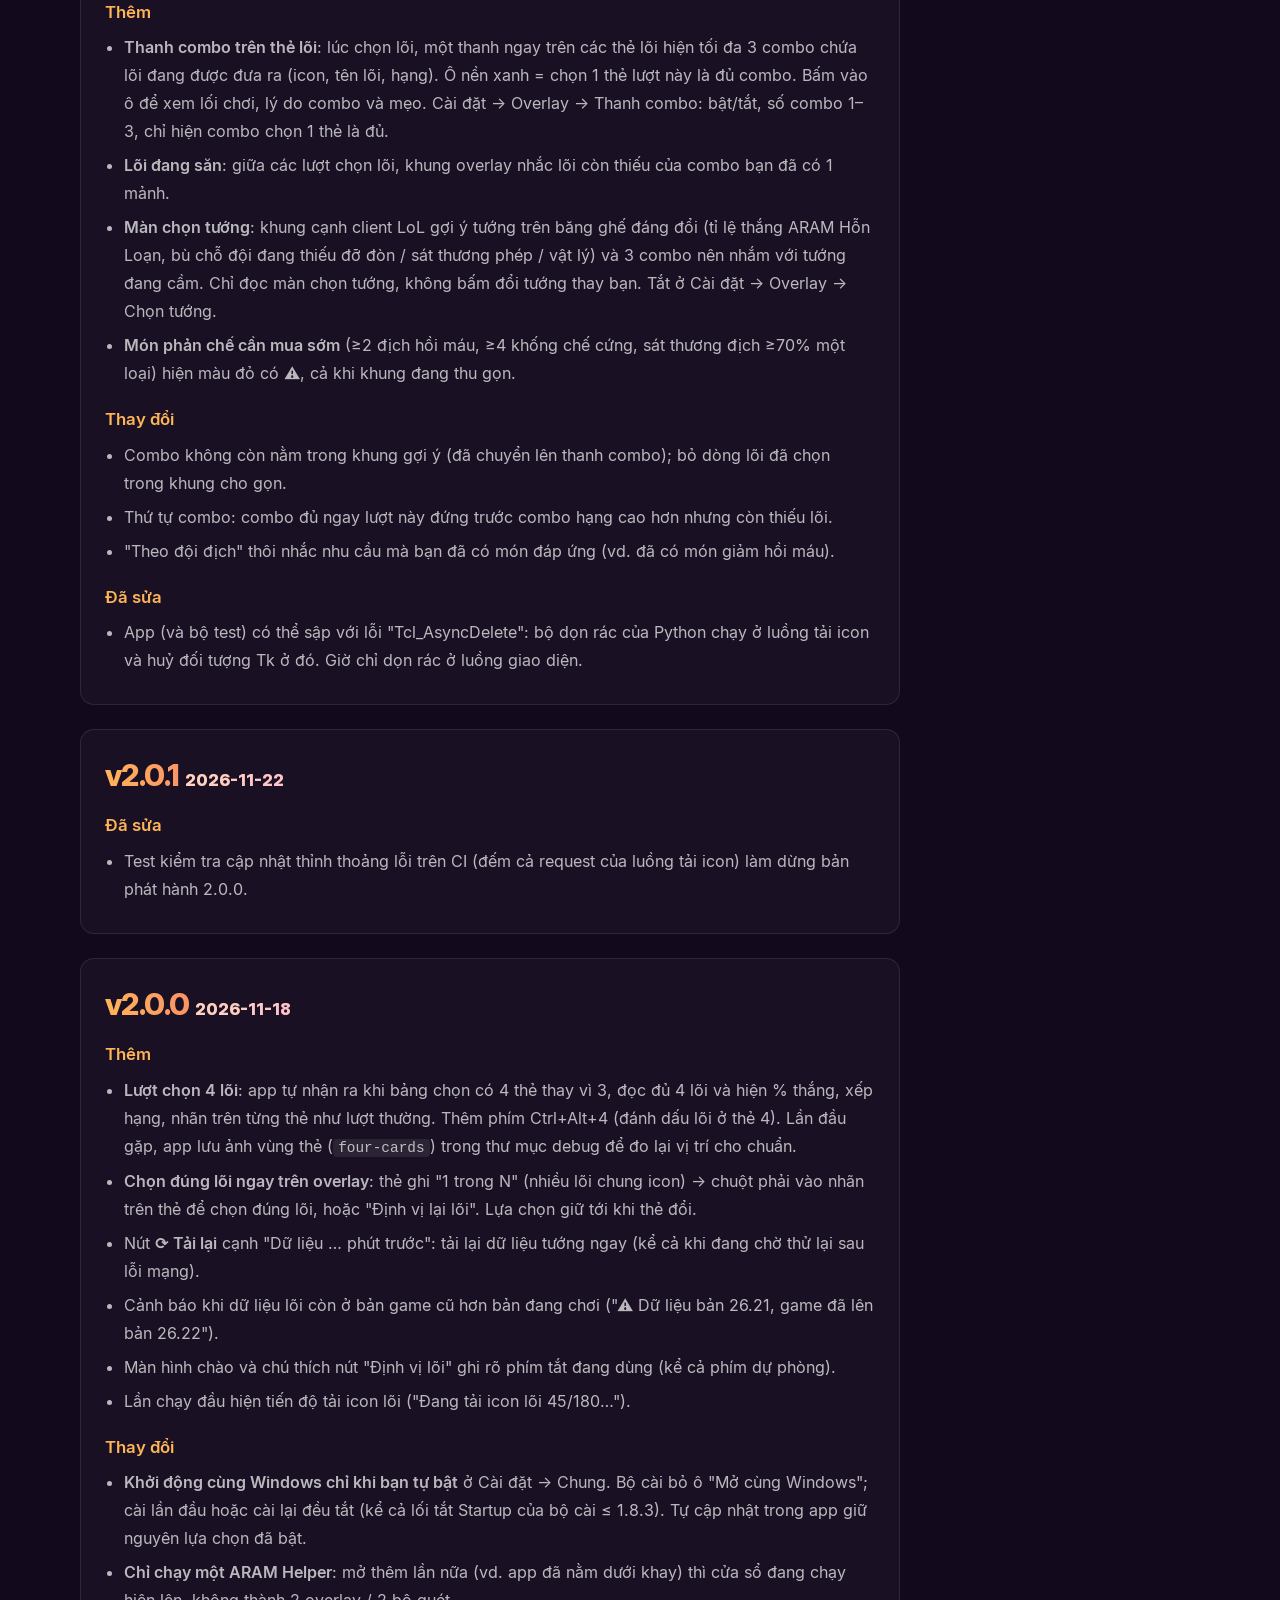
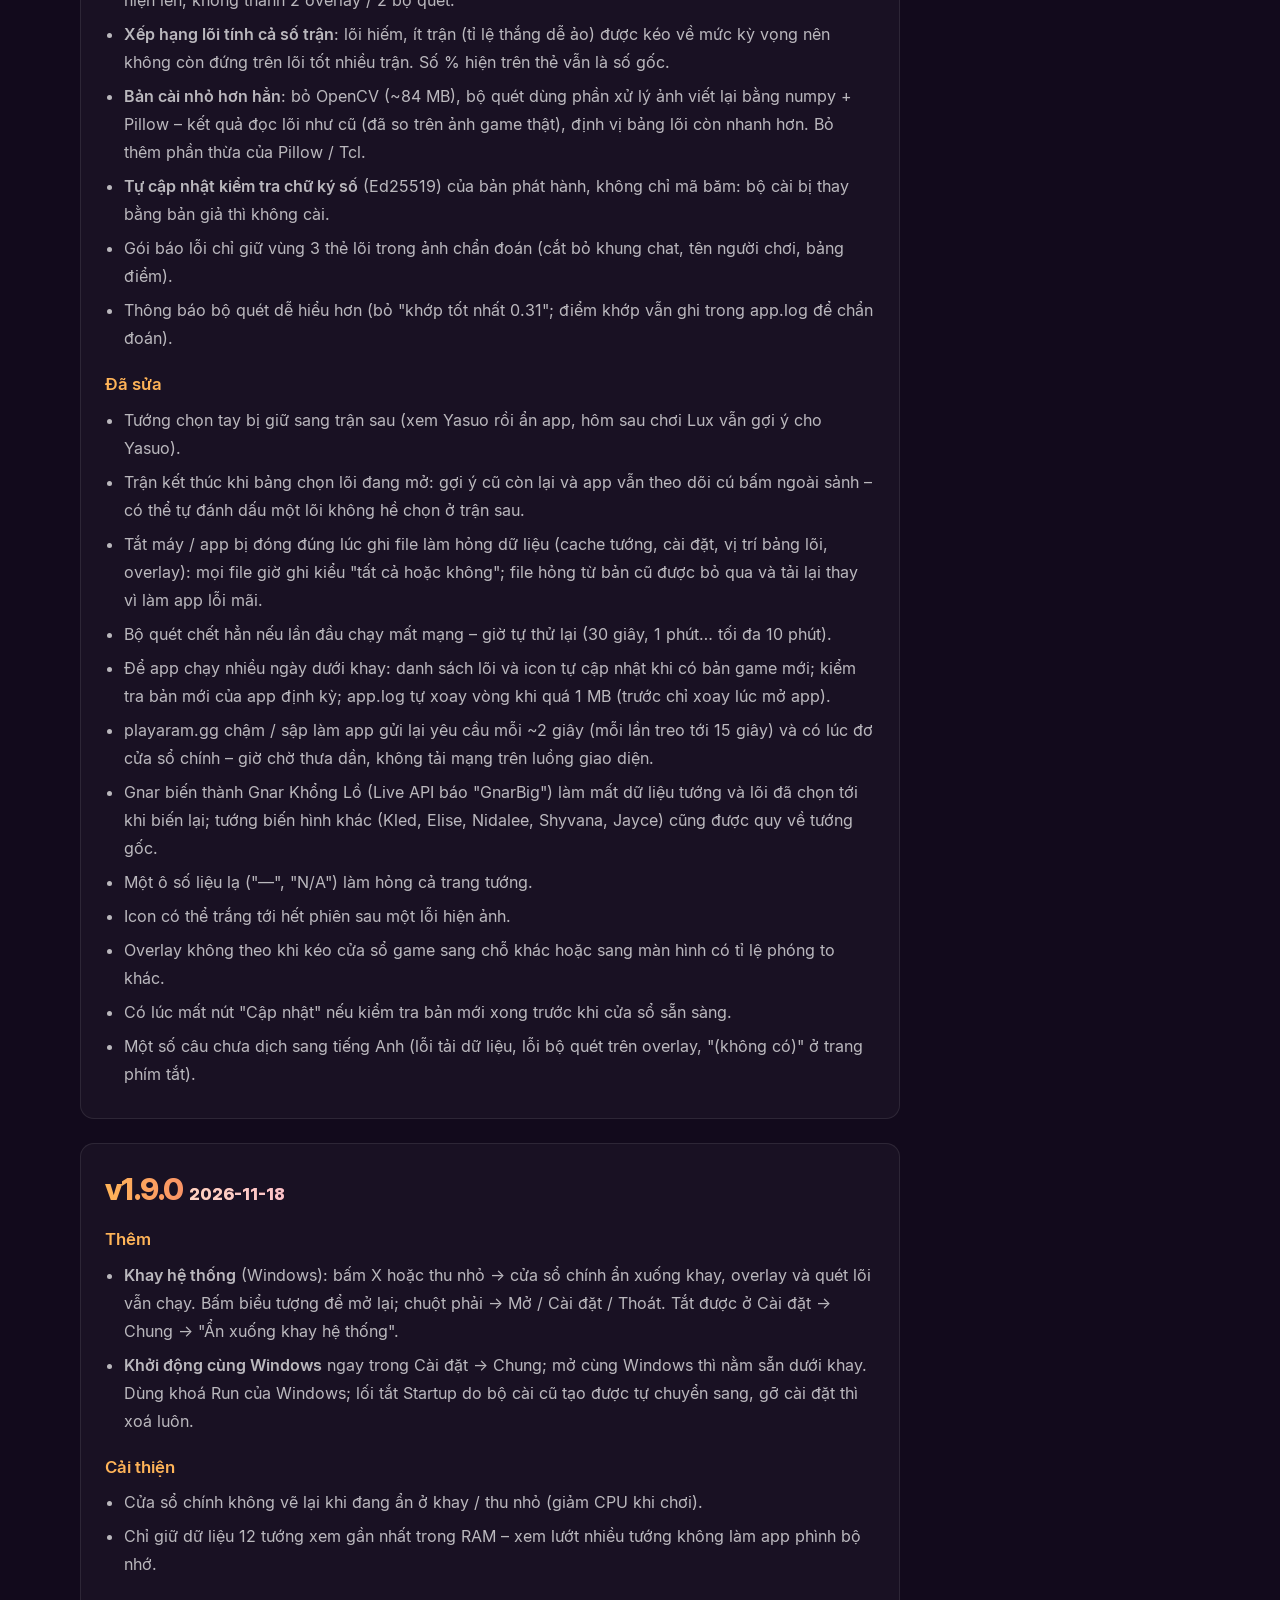
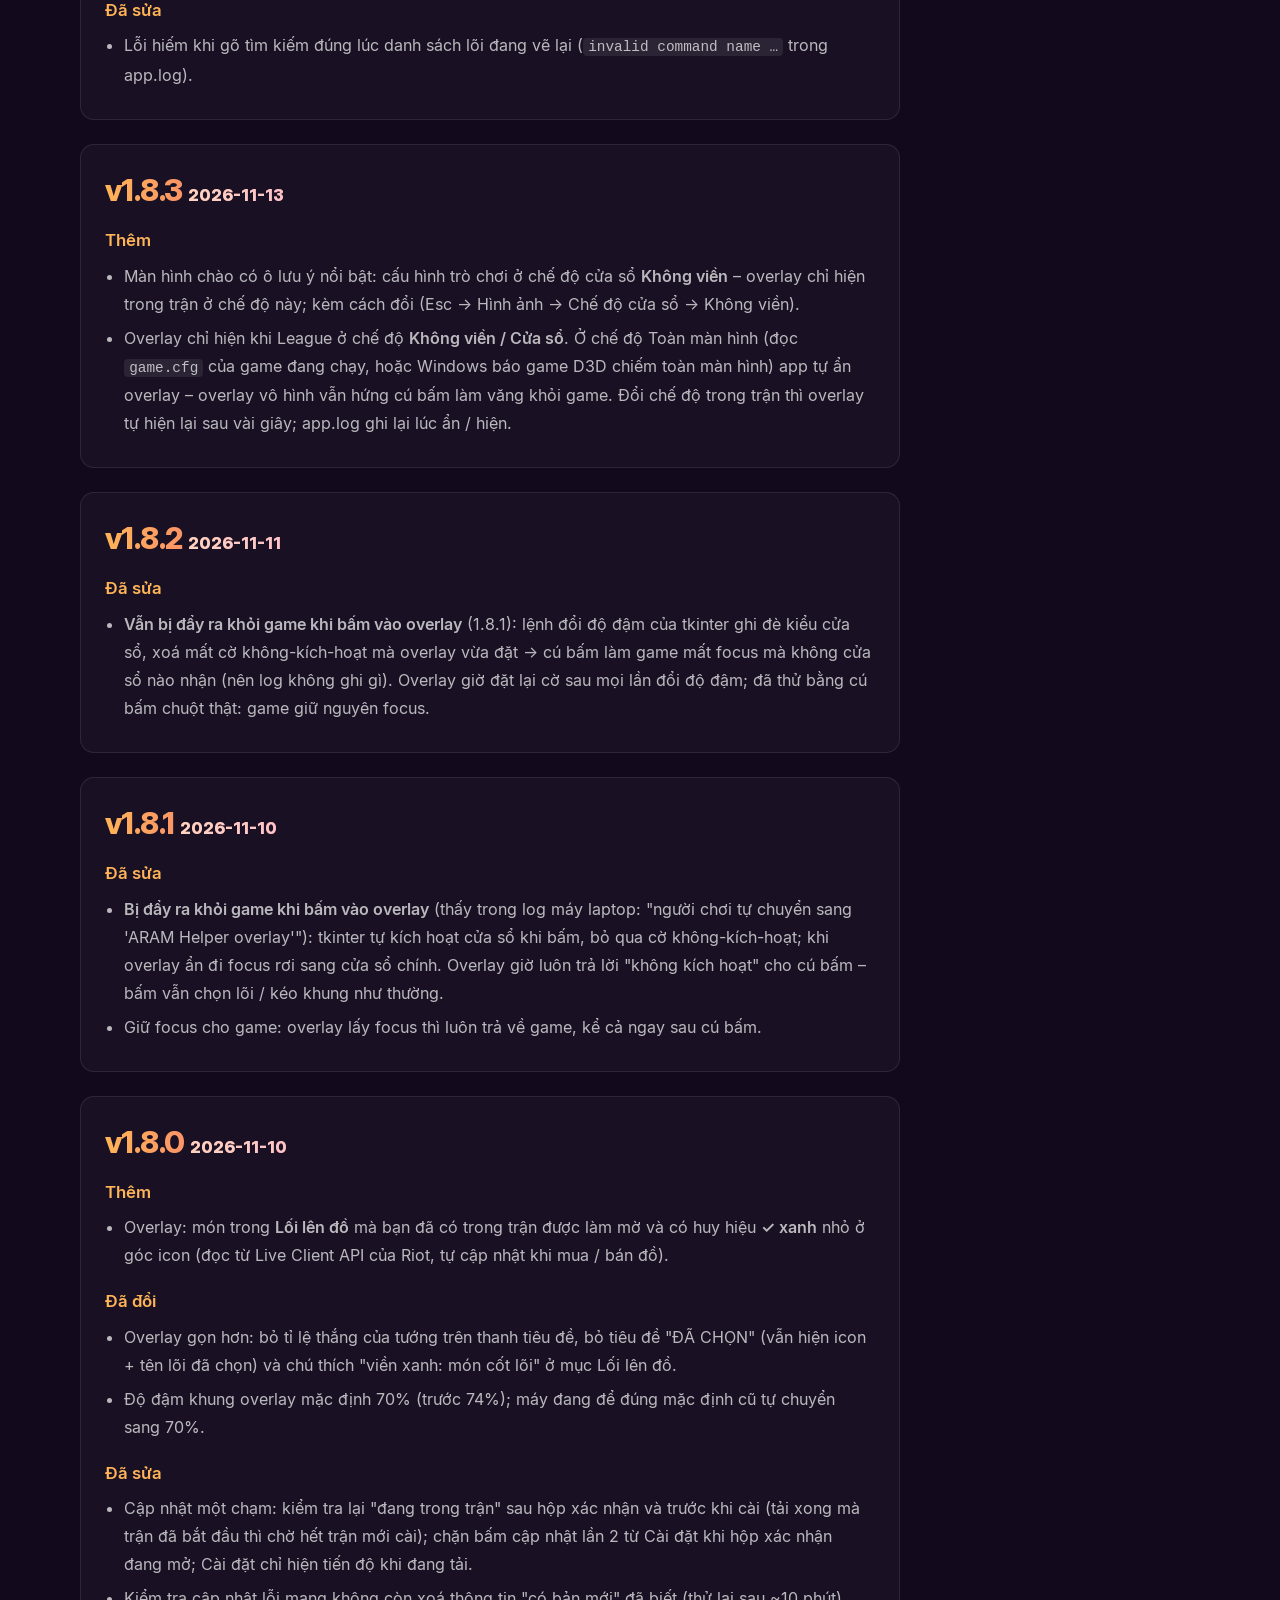
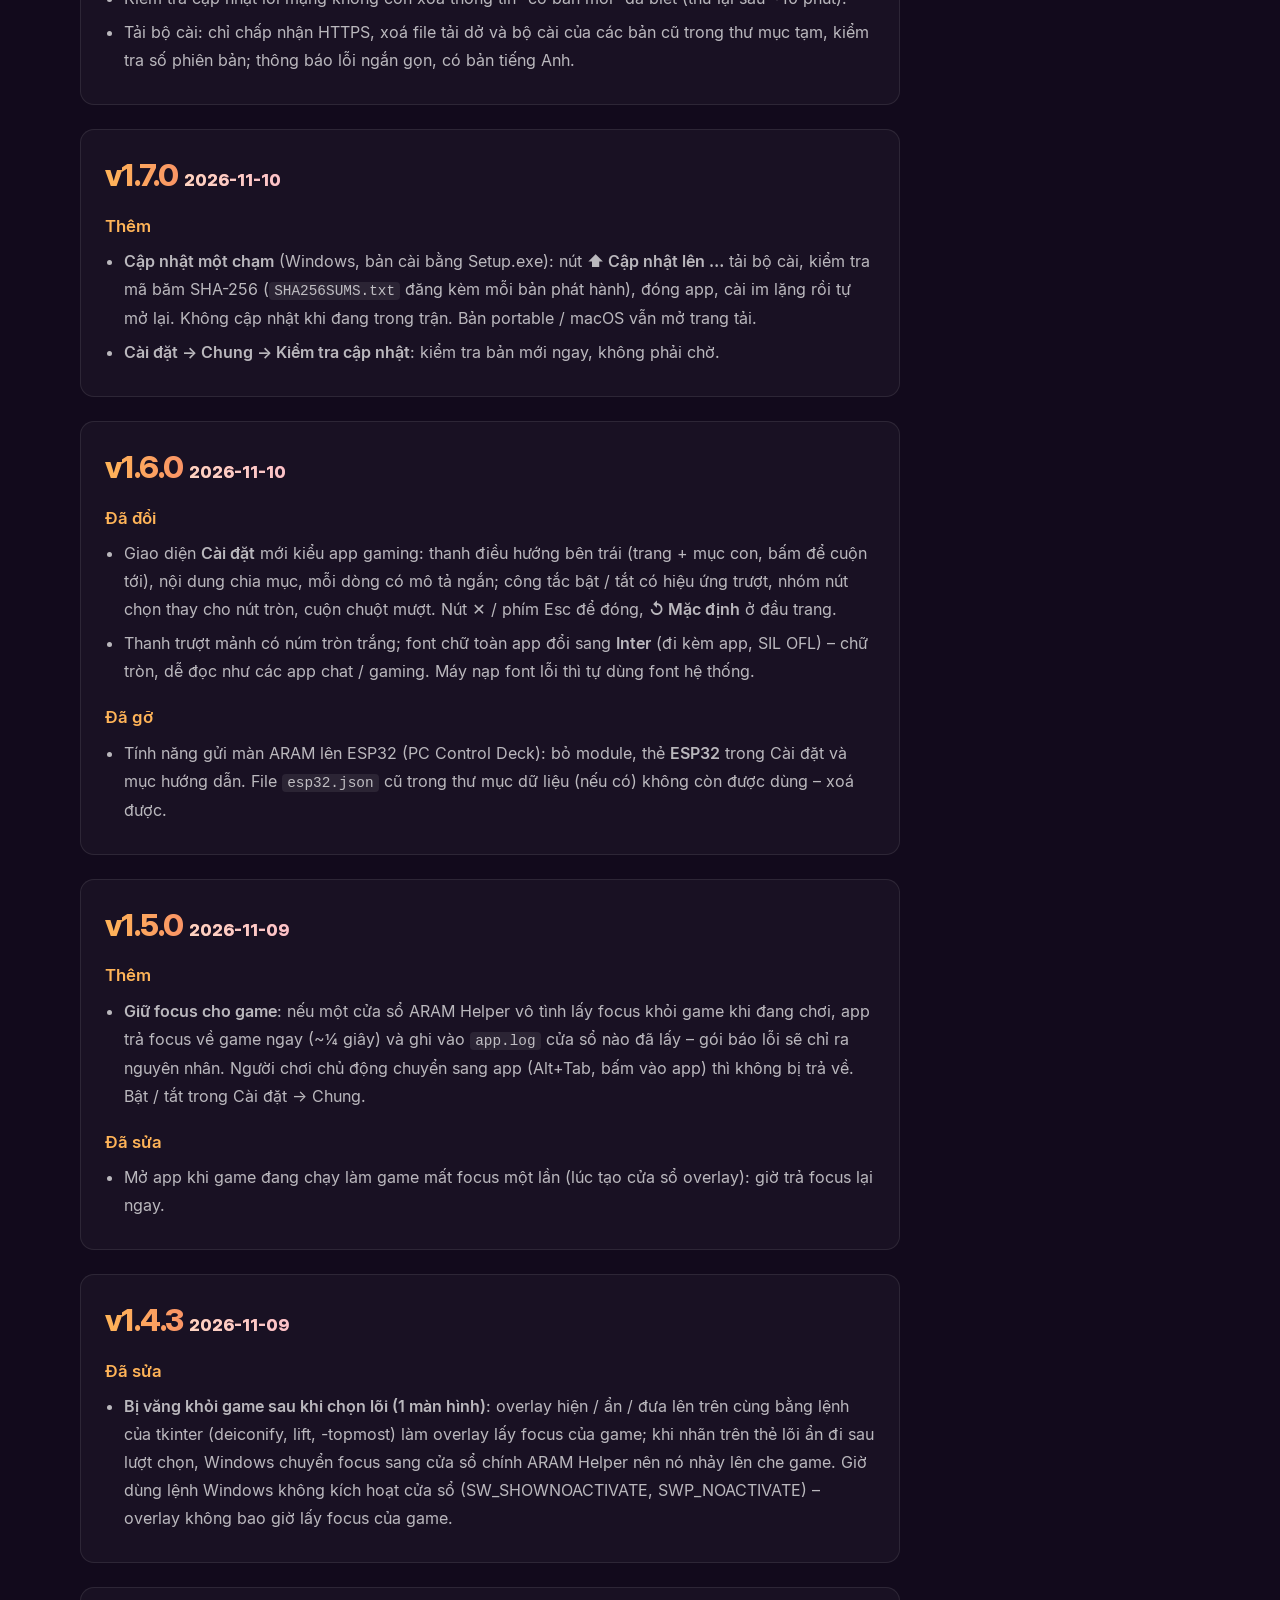
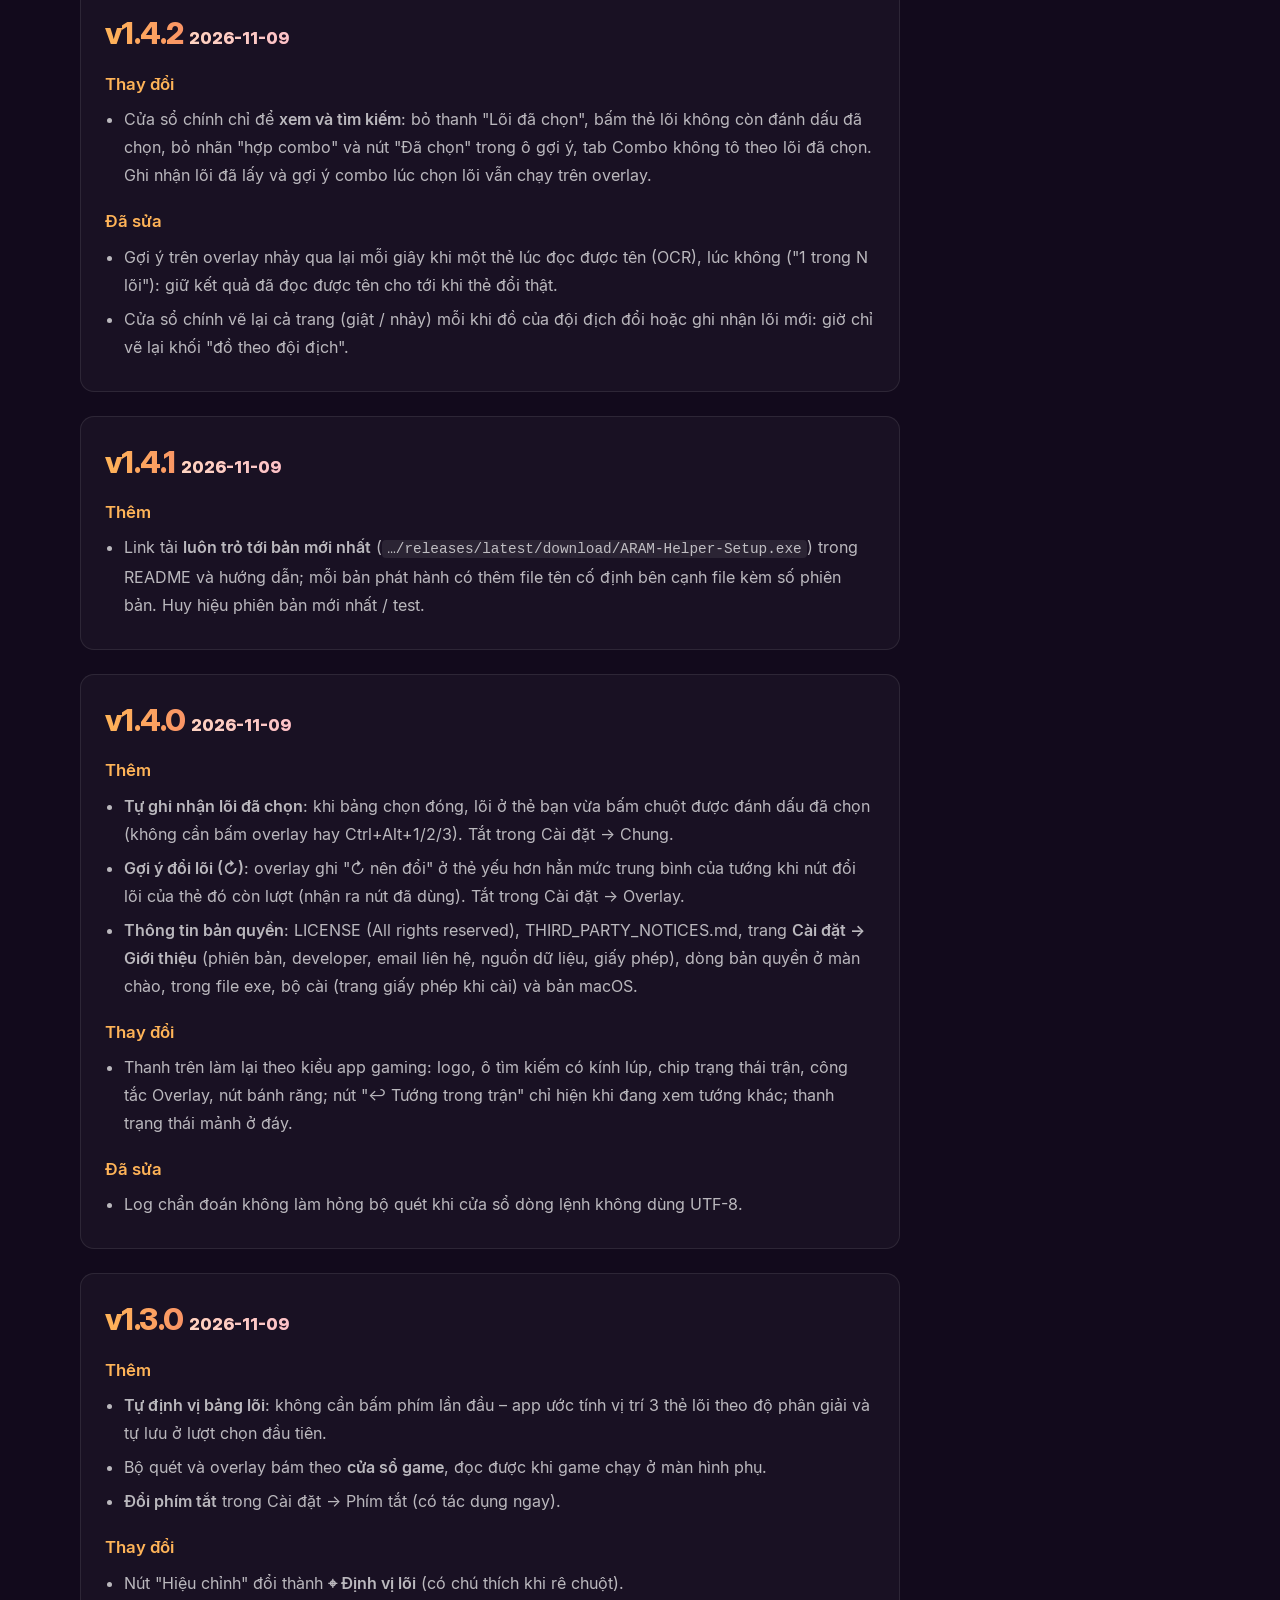
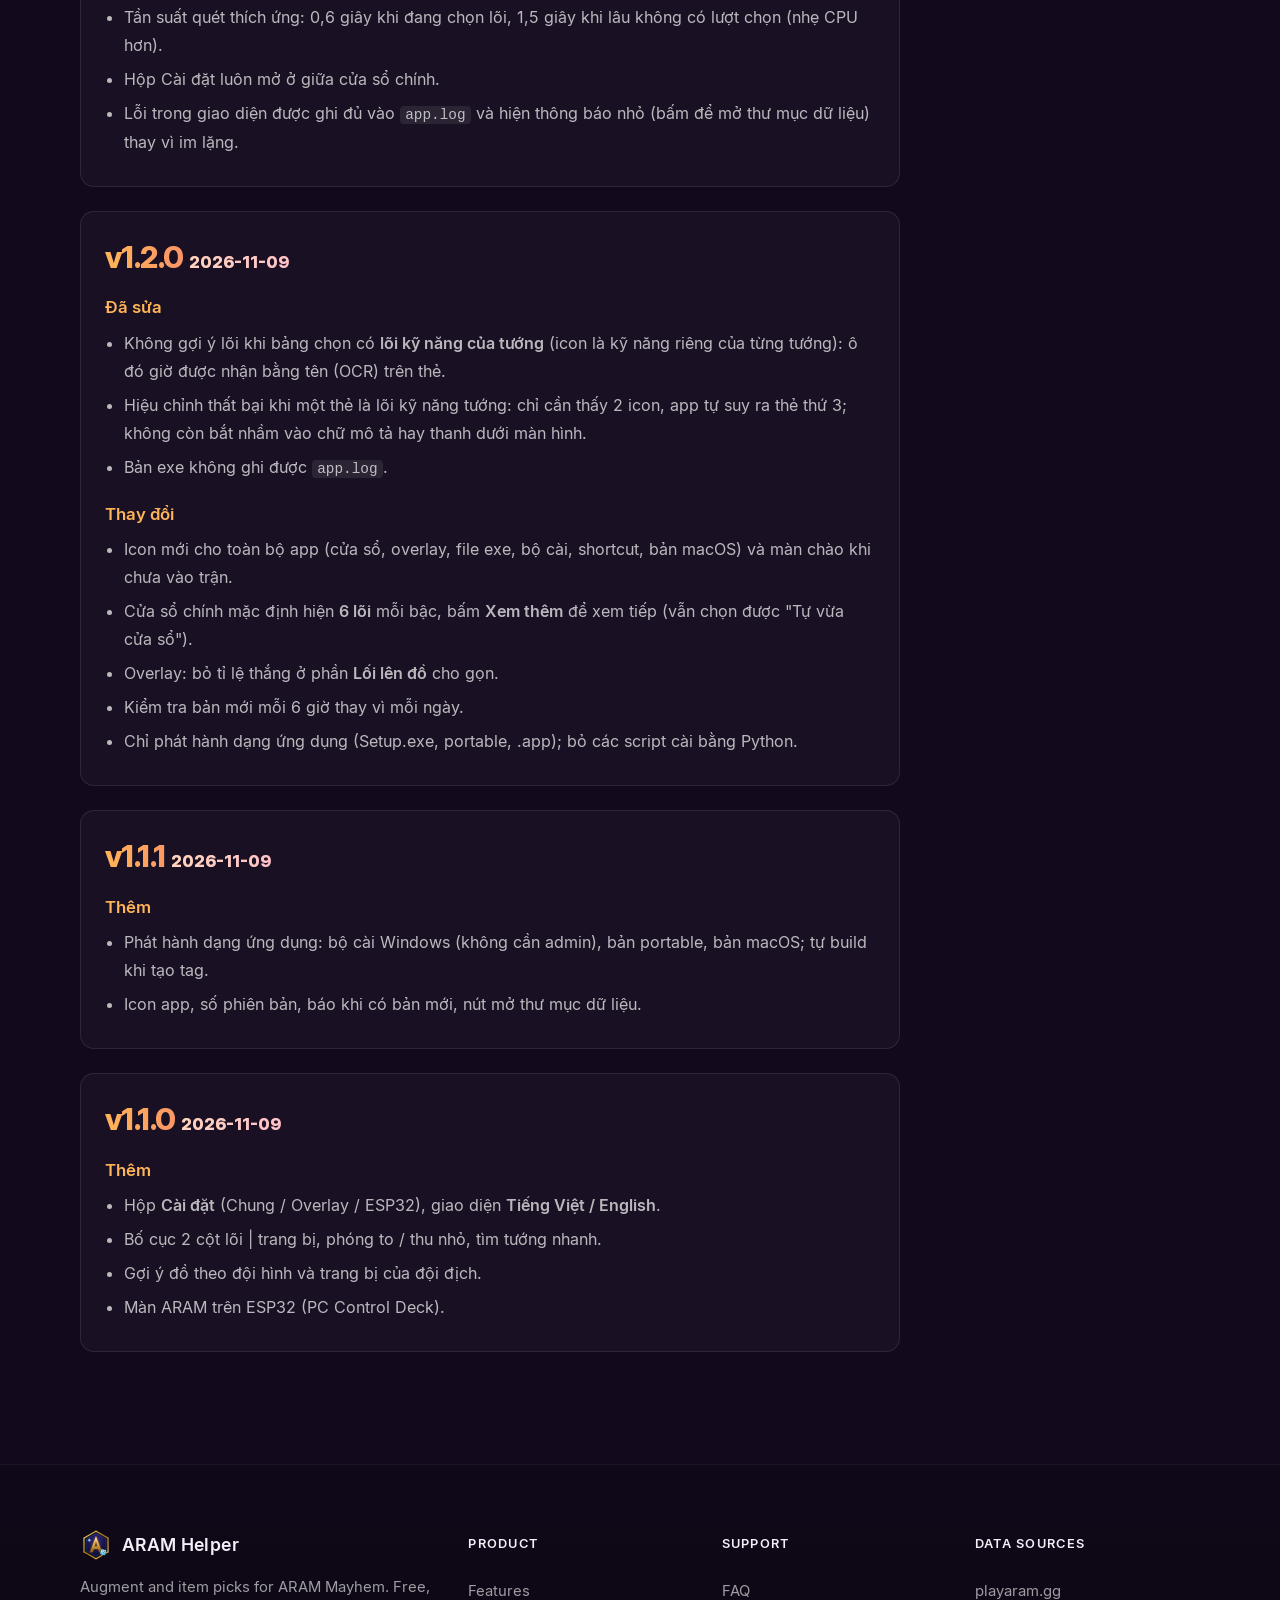
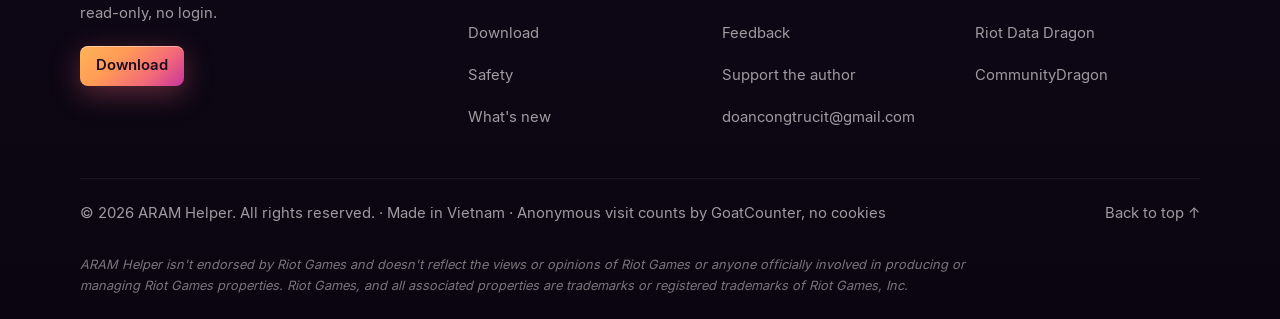
<file: site/en/changelog.html>
<!doctype html>
<html lang="en">
<head>
<meta charset="utf-8">
<meta name="viewport" content="width=device-width, initial-scale=1">
<title>What's new – ARAM Helper</title>
<meta name="description" content="Version history of ARAM Helper, newest first.">
<meta name="robots" content="noindex">
<link rel="icon" type="image/png" href="../assets/img/icon.png">
<link rel="stylesheet" href="../assets/style.css?v=0eca7738">
</head>
<body data-lang="en" class="changelog-page">
<header class="site-nav">
  <a class="brand" href="./"><img src="../assets/img/icon.png" alt="" width="28" height="28"><span>ARAM Helper</span></a>
  <nav class="site-links"><a href="./">← Back to the site</a></nav>
</header>
<main>
<section class="changelog">
  <h1>What's new</h1>
  <p class="lead">Version history of ARAM Helper, newest first.</p>
<p class="muted">Release notes are in Vietnamese.</p>
<article class="release"><h2>v2.1.6 <small>2026-11-25</small></h2><h3>Đổi</h3><ul><li><strong>Trang chủ mới: <a href="https://aramhelper.com/">aramhelper.com</a></strong> – tải app, hướng dẫn, hỏi đáp, có gì mới. Nút <strong>Trang dự án</strong> trong Cài đặt → Giới thiệu mở aramhelper.com.</li></ul></article>
<article class="release"><h2>v2.1.5 <small>2026-11-24</small></h2><h3>Đổi</h3><ul><li><strong>Hướng dẫn sử dụng làm lại bằng ảnh thật</strong>: ảnh overlay chụp trong trận ARAM Hỗn Loạn thật (lúc chọn lõi, thanh combo, khung giữa trận, khung thu gọn, màn chọn tướng – tên người chơi đã che) thay cho ảnh dựng; ảnh cửa sổ app và Cài đặt chụp lại theo giao diện hiện tại. Nội dung cập nhật: huy hiệu tier lõi, công tắc VN | EN, nút ☕ ủng hộ, gợi ý tắt ngay khi bấm chọn lõi, overlay trong suốt mịn.</li><li>Ảnh QR ủng hộ mới.</li></ul></article>
<article class="release"><h2>v2.1.4 <small>2026-11-24</small></h2><h3>Sửa</h3><ul><li><strong>Mép overlay mịn thật trên nền game</strong>: hết viền bậc thang xám tối ở 4 góc nhãn %, quanh huy hiệu tier, thanh combo và khung gợi ý. Nguyên nhân: overlay dùng "màu khoá" của Windows (đục hoặc trong suốt hẳn, mép nửa trong suốt bị hoà vào màu khoá gần đen). Nay overlay là cửa sổ trong suốt từng điểm ảnh (UpdateLayeredWindow); máy không hỗ trợ thì tự quay về cách cũ.</li><li>Nhãn % và huy hiệu tier của các thẻ lõi luôn thẳng 1 hàng (trước: tâm 1 thẻ đo lệch → huy hiệu thẻ đó lệch hàng).</li></ul><h3>Đổi</h3><ul><li>Huy hiệu tier trên thẻ lõi to thêm 2 cỡ; trong dòng gợi ý to thêm 1 cỡ (dòng cao 30 điểm ảnh).</li></ul></article>
<article class="release"><h2>v2.1.3 <small>2026-11-24</small></h2><h3>Thêm</h3><ul><li><strong>Tier lõi theo màu</strong>: ô S+ / S / A / B / C / D (tier chung của lõi trên playaram.gg) ở giữa mép đáy mỗi thẻ lõi và trong dòng gợi ý – S+ đỏ hồng, S cam, A vàng, B xanh, C/D xám. Tắt trong Cài đặt → Overlay.</li><li><strong>Công tắc ngôn ngữ VN | EN</strong> trên thanh trên cùng: bấm là đổi ngay, không cần vào Cài đặt.</li></ul><h3>Đổi</h3><ul><li><strong>Gợi ý overlay nhanh hơn</strong>: bấm chọn lõi là gợi ý tắt ngay (~0,1 s, trước ~1–1,5 s chờ 2 lần quét không thấy bảng); bấm hụt thì 2 giây sau gợi ý hiện lại. Bảng lõi hiện ra được nhận nhanh hơn (quét 0,4–0,7 s/lần, trước 0,6–1,0 s), overlay đọc trạng thái 0,1 s/lần trong trận (trước 0,4 s). Khung bo góc lớn vẽ nhanh gấp ~15 lần.</li><li>Nút ☕ ủng hộ chỉ còn icon, màu cam vàng sáng để dễ nhận ra.</li><li>Độ đậm khung overlay mặc định 80 % (trước 70 %). Ai đã tự chỉnh thì giữ nguyên.</li></ul><h3>Sửa</h3><ul><li><strong>Lõi đã chọn không còn bị xoá giữa trận</strong>: một lần Live Client không trả lời (game giật) từng bị coi là hết trận, lần sau thành "trận mới" và xoá sạch lõi đã chọn. Nay bỏ qua tối đa 2 lần im lặng liên tiếp.</li><li><strong>Cập nhật an toàn hơn</strong>: bộ file đã ký phải khớp đúng số phiên bản của bản phát hành (chống đăng lại bản cũ dưới tag mới để lùi phiên bản); so lại mã băm bộ cài ngay trước khi chạy; file trạng thái cập nhật hỏng không làm treo mục Kiểm tra cập nhật; tải lỗi khi đang trong trận chỉ hiện thông báo nhỏ, không bật hộp thoại.</li><li>Màn chọn tướng: cấu hình Riot lạ không còn làm tắt gợi ý; không khuyên đổi tướng khi chưa biết tướng của bạn.</li><li>Overlay: bấm trúng huy hiệu tier trên thẻ không còn bị tính là đã chọn lõi; hết rò bộ nhớ khi app chạy nhiều giờ (lệnh bind tích tụ mỗi lượt vẽ); khung bo góc không còn biến mất khi bộ nhớ đệm ảnh đầy; tier hiện ngay khi danh mục lõi nạp xong; offer đã chọn không hiện lại khi đọc rõ tên lõi hơn.</li><li>Nhận đúng người chơi khi 2 người trùng tên khác tag; Data Dragon tự làm mới mỗi giờ (app nằm khay qua bản game mới); đổi ngôn ngữ thì cửa sổ ủng hộ đóng lại để mở theo ngôn ngữ mới.</li><li>Thanh cuộn cửa sổ chính chìm vào nền khi không cần cuộn (trước hiện xám sáng).</li></ul></article>
<article class="release"><h2>v2.1.2 <small>2026-11-24</small></h2><h3>Sửa</h3><ul><li>Kết nối HTTPS kiểm tra bằng kho chứng chỉ Windows (truststore: Windows tự tải chứng chỉ gốc còn thiếu trên máy cũ), lỗi thì thử kho của Python. Vẫn lỗi thì báo rõ: đồng hồ máy sai giờ, hoặc mạng / diệt virus chặn.</li><li>Tải bản cập nhật lỗi → hỏi mở trang tải để tải bộ cài bằng trình duyệt. Lỗi hỏi bản mới được ghi vào app.log.</li></ul></article>
<article class="release"><h2>v2.1.1 <small>2026-11-23</small></h2><h3>Thêm</h3><ul><li><strong>Bộ đồ theo lõi</strong>: khi lõi đã chọn trùng một lối chơi trên playaram.gg (vd Ahri lấy Quá Tải Sát Thương → build chí mạng), mục LỐI LÊN ĐỒ thêm dòng "★ Theo lõi" lên đầu với bộ đồ của lối chơi đó. Viền xanh = món khác build thường, hoặc món được lõi "Nâng Cấp &lt;món&gt;" nâng cấp. Tắt trong Cài đặt → Overlay → Bộ đồ theo lõi đã chọn.</li></ul><h3>Sửa</h3><ul><li>Màn chọn tướng tìm được client LoL cài ở ổ / thư mục khác mặc định: đọc đường dẫn cài từ cấu hình Riot Client.</li></ul></article>
<article class="release"><h2>v2.1.0 <small>2026-11-22</small></h2><h3>Thêm</h3><ul><li><strong>Thanh combo trên thẻ lõi</strong>: lúc chọn lõi, một thanh ngay trên các thẻ lõi hiện tối đa 3 combo chứa lõi đang được đưa ra (icon, tên lõi, hạng). Ô nền xanh = chọn 1 thẻ lượt này là đủ combo. Bấm vào ô để xem lối chơi, lý do combo và mẹo. Cài đặt → Overlay → Thanh combo: bật/tắt, số combo 1–3, chỉ hiện combo chọn 1 thẻ là đủ.</li><li><strong>Lõi đang săn</strong>: giữa các lượt chọn lõi, khung overlay nhắc lõi còn thiếu của combo bạn đã có 1 mảnh.</li><li><strong>Màn chọn tướng</strong>: khung cạnh client LoL gợi ý tướng trên băng ghế đáng đổi (tỉ lệ thắng ARAM Hỗn Loạn, bù chỗ đội đang thiếu đỡ đòn / sát thương phép / vật lý) và 3 combo nên nhắm với tướng đang cầm. Chỉ đọc màn chọn tướng, không bấm đổi tướng thay bạn. Tắt ở Cài đặt → Overlay → Chọn tướng.</li><li><strong>Món phản chế cần mua sớm</strong> (≥2 địch hồi máu, ≥4 khống chế cứng, sát thương địch ≥70% một loại) hiện màu đỏ có ⚠, cả khi khung đang thu gọn.</li></ul><h3>Thay đổi</h3><ul><li>Combo không còn nằm trong khung gợi ý (đã chuyển lên thanh combo); bỏ dòng lõi đã chọn trong khung cho gọn.</li><li>Thứ tự combo: combo đủ ngay lượt này đứng trước combo hạng cao hơn nhưng còn thiếu lõi.</li><li>"Theo đội địch" thôi nhắc nhu cầu mà bạn đã có món đáp ứng (vd. đã có món giảm hồi máu).</li></ul><h3>Đã sửa</h3><ul><li>App (và bộ test) có thể sập với lỗi "Tcl_AsyncDelete": bộ dọn rác của Python chạy ở luồng tải icon và huỷ đối tượng Tk ở đó. Giờ chỉ dọn rác ở luồng giao diện.</li></ul></article>
<article class="release"><h2>v2.0.1 <small>2026-11-22</small></h2><h3>Đã sửa</h3><ul><li>Test kiểm tra cập nhật thỉnh thoảng lỗi trên CI (đếm cả request của luồng tải icon) làm dừng bản phát hành 2.0.0.</li></ul></article>
<article class="release"><h2>v2.0.0 <small>2026-11-18</small></h2><h3>Thêm</h3><ul><li><strong>Lượt chọn 4 lõi</strong>: app tự nhận ra khi bảng chọn có 4 thẻ thay vì 3, đọc đủ 4 lõi và hiện % thắng, xếp hạng, nhãn trên từng thẻ như lượt thường. Thêm phím Ctrl+Alt+4 (đánh dấu lõi ở thẻ 4). Lần đầu gặp, app lưu ảnh vùng thẻ (<code>four-cards</code>) trong thư mục debug để đo lại vị trí cho chuẩn.</li><li><strong>Chọn đúng lõi ngay trên overlay</strong>: thẻ ghi "1 trong N" (nhiều lõi chung icon) → chuột phải vào nhãn trên thẻ để chọn đúng lõi, hoặc "Định vị lại lõi". Lựa chọn giữ tới khi thẻ đổi.</li><li>Nút <strong>⟳ Tải lại</strong> cạnh "Dữ liệu … phút trước": tải lại dữ liệu tướng ngay (kể cả khi đang chờ thử lại sau lỗi mạng).</li><li>Cảnh báo khi dữ liệu lõi còn ở bản game cũ hơn bản đang chơi ("⚠ Dữ liệu bản 26.21, game đã lên bản 26.22").</li><li>Màn hình chào và chú thích nút "Định vị lõi" ghi rõ phím tắt đang dùng (kể cả phím dự phòng).</li><li>Lần chạy đầu hiện tiến độ tải icon lõi ("Đang tải icon lõi 45/180…").</li></ul><h3>Thay đổi</h3><ul><li><strong>Khởi động cùng Windows chỉ khi bạn tự bật</strong> ở Cài đặt → Chung. Bộ cài bỏ ô "Mở cùng Windows"; cài lần đầu hoặc cài lại đều tắt (kể cả lối tắt Startup của bộ cài ≤ 1.8.3). Tự cập nhật trong app giữ nguyên lựa chọn đã bật.</li><li><strong>Chỉ chạy một ARAM Helper</strong>: mở thêm lần nữa (vd. app đã nằm dưới khay) thì cửa sổ đang chạy hiện lên, không thành 2 overlay / 2 bộ quét.</li><li><strong>Xếp hạng lõi tính cả số trận</strong>: lõi hiếm, ít trận (tỉ lệ thắng dễ ảo) được kéo về mức kỳ vọng nên không còn đứng trên lõi tốt nhiều trận. Số % hiện trên thẻ vẫn là số gốc.</li><li><strong>Bản cài nhỏ hơn hẳn</strong>: bỏ OpenCV (~84 MB), bộ quét dùng phần xử lý ảnh viết lại bằng numpy + Pillow – kết quả đọc lõi như cũ (đã so trên ảnh game thật), định vị bảng lõi còn nhanh hơn. Bỏ thêm phần thừa của Pillow / Tcl.</li><li><strong>Tự cập nhật kiểm tra chữ ký số</strong> (Ed25519) của bản phát hành, không chỉ mã băm: bộ cài bị thay bằng bản giả thì không cài.</li><li>Gói báo lỗi chỉ giữ vùng 3 thẻ lõi trong ảnh chẩn đoán (cắt bỏ khung chat, tên người chơi, bảng điểm).</li><li>Thông báo bộ quét dễ hiểu hơn (bỏ "khớp tốt nhất 0.31"; điểm khớp vẫn ghi trong app.log để chẩn đoán).</li></ul><h3>Đã sửa</h3><ul><li>Tướng chọn tay bị giữ sang trận sau (xem Yasuo rồi ẩn app, hôm sau chơi Lux vẫn gợi ý cho Yasuo).</li><li>Trận kết thúc khi bảng chọn lõi đang mở: gợi ý cũ còn lại và app vẫn theo dõi cú bấm ngoài sảnh – có thể tự đánh dấu một lõi không hề chọn ở trận sau.</li><li>Tắt máy / app bị đóng đúng lúc ghi file làm hỏng dữ liệu (cache tướng, cài đặt, vị trí bảng lõi, overlay): mọi file giờ ghi kiểu "tất cả hoặc không"; file hỏng từ bản cũ được bỏ qua và tải lại thay vì làm app lỗi mãi.</li><li>Bộ quét chết hẳn nếu lần đầu chạy mất mạng – giờ tự thử lại (30 giây, 1 phút… tối đa 10 phút).</li><li>Để app chạy nhiều ngày dưới khay: danh sách lõi và icon tự cập nhật khi có bản game mới; kiểm tra bản mới của app định kỳ; app.log tự xoay vòng khi quá 1 MB (trước chỉ xoay lúc mở app).</li><li>playaram.gg chậm / sập làm app gửi lại yêu cầu mỗi ~2 giây (mỗi lần treo tới 15 giây) và có lúc đơ cửa sổ chính – giờ chờ thưa dần, không tải mạng trên luồng giao diện.</li><li>Gnar biến thành Gnar Khổng Lồ (Live API báo "GnarBig") làm mất dữ liệu tướng và lõi đã chọn tới khi biến lại; tướng biến hình khác (Kled, Elise, Nidalee, Shyvana, Jayce) cũng được quy về tướng gốc.</li><li>Một ô số liệu lạ ("—", "N/A") làm hỏng cả trang tướng.</li><li>Icon có thể trắng tới hết phiên sau một lỗi hiện ảnh.</li><li>Overlay không theo khi kéo cửa sổ game sang chỗ khác hoặc sang màn hình có tỉ lệ phóng to khác.</li><li>Có lúc mất nút "Cập nhật" nếu kiểm tra bản mới xong trước khi cửa sổ sẵn sàng.</li><li>Một số câu chưa dịch sang tiếng Anh (lỗi tải dữ liệu, lỗi bộ quét trên overlay, "(không có)" ở trang phím tắt).</li></ul></article>
<article class="release"><h2>v1.9.0 <small>2026-11-18</small></h2><h3>Thêm</h3><ul><li><strong>Khay hệ thống</strong> (Windows): bấm X hoặc thu nhỏ → cửa sổ chính ẩn xuống khay, overlay và quét lõi vẫn chạy. Bấm biểu tượng để mở lại; chuột phải → Mở / Cài đặt / Thoát. Tắt được ở Cài đặt → Chung → "Ẩn xuống khay hệ thống".</li><li><strong>Khởi động cùng Windows</strong> ngay trong Cài đặt → Chung; mở cùng Windows thì nằm sẵn dưới khay. Dùng khoá Run của Windows; lối tắt Startup do bộ cài cũ tạo được tự chuyển sang, gỡ cài đặt thì xoá luôn.</li></ul><h3>Cải thiện</h3><ul><li>Cửa sổ chính không vẽ lại khi đang ẩn ở khay / thu nhỏ (giảm CPU khi chơi).</li><li>Chỉ giữ dữ liệu 12 tướng xem gần nhất trong RAM – xem lướt nhiều tướng không làm app phình bộ nhớ.</li></ul><h3>Đã sửa</h3><ul><li>Lỗi hiếm khi gõ tìm kiếm đúng lúc danh sách lõi đang vẽ lại (<code>invalid command name …</code> trong app.log).</li></ul></article>
<article class="release"><h2>v1.8.3 <small>2026-11-13</small></h2><h3>Thêm</h3><ul><li>Màn hình chào có ô lưu ý nổi bật: cấu hình trò chơi ở chế độ cửa sổ <strong>Không viền</strong> – overlay chỉ hiện trong trận ở chế độ này; kèm cách đổi (Esc → Hình ảnh → Chế độ cửa sổ → Không viền).</li><li>Overlay chỉ hiện khi League ở chế độ <strong>Không viền / Cửa sổ</strong>. Ở chế độ Toàn màn hình (đọc <code>game.cfg</code> của game đang chạy, hoặc Windows báo game D3D chiếm toàn màn hình) app tự ẩn overlay – overlay vô hình vẫn hứng cú bấm làm văng khỏi game. Đổi chế độ trong trận thì overlay tự hiện lại sau vài giây; app.log ghi lại lúc ẩn / hiện.</li></ul></article>
<article class="release"><h2>v1.8.2 <small>2026-11-11</small></h2><h3>Đã sửa</h3><ul><li><strong>Vẫn bị đẩy ra khỏi game khi bấm vào overlay</strong> (1.8.1): lệnh đổi độ đậm của tkinter ghi đè kiểu cửa sổ, xoá mất cờ không-kích-hoạt mà overlay vừa đặt → cú bấm làm game mất focus mà không cửa sổ nào nhận (nên log không ghi gì). Overlay giờ đặt lại cờ sau mọi lần đổi độ đậm; đã thử bằng cú bấm chuột thật: game giữ nguyên focus.</li></ul></article>
<article class="release"><h2>v1.8.1 <small>2026-11-10</small></h2><h3>Đã sửa</h3><ul><li><strong>Bị đẩy ra khỏi game khi bấm vào overlay</strong> (thấy trong log máy laptop: "người chơi tự chuyển sang 'ARAM Helper overlay'"): tkinter tự kích hoạt cửa sổ khi bấm, bỏ qua cờ không-kích-hoạt; khi overlay ẩn đi focus rơi sang cửa sổ chính. Overlay giờ luôn trả lời "không kích hoạt" cho cú bấm – bấm vẫn chọn lõi / kéo khung như thường.</li><li>Giữ focus cho game: overlay lấy focus thì luôn trả về game, kể cả ngay sau cú bấm.</li></ul></article>
<article class="release"><h2>v1.8.0 <small>2026-11-10</small></h2><h3>Thêm</h3><ul><li>Overlay: món trong <strong>Lối lên đồ</strong> mà bạn đã có trong trận được làm mờ và có huy hiệu <strong>✓ xanh</strong> nhỏ ở góc icon (đọc từ Live Client API của Riot, tự cập nhật khi mua / bán đồ).</li></ul><h3>Đã đổi</h3><ul><li>Overlay gọn hơn: bỏ tỉ lệ thắng của tướng trên thanh tiêu đề, bỏ tiêu đề "ĐÃ CHỌN" (vẫn hiện icon + tên lõi đã chọn) và chú thích "viền xanh: món cốt lõi" ở mục Lối lên đồ.</li><li>Độ đậm khung overlay mặc định 70% (trước 74%); máy đang để đúng mặc định cũ tự chuyển sang 70%.</li></ul><h3>Đã sửa</h3><ul><li>Cập nhật một chạm: kiểm tra lại "đang trong trận" sau hộp xác nhận và trước khi cài (tải xong mà trận đã bắt đầu thì chờ hết trận mới cài); chặn bấm cập nhật lần 2 từ Cài đặt khi hộp xác nhận đang mở; Cài đặt chỉ hiện tiến độ khi đang tải.</li><li>Kiểm tra cập nhật lỗi mạng không còn xoá thông tin "có bản mới" đã biết (thử lại sau ~10 phút).</li><li>Tải bộ cài: chỉ chấp nhận HTTPS, xoá file tải dở và bộ cài của các bản cũ trong thư mục tạm, kiểm tra số phiên bản; thông báo lỗi ngắn gọn, có bản tiếng Anh.</li></ul></article>
<article class="release"><h2>v1.7.0 <small>2026-11-10</small></h2><h3>Thêm</h3><ul><li><strong>Cập nhật một chạm</strong> (Windows, bản cài bằng Setup.exe): nút <strong>⬆ Cập nhật lên …</strong> tải bộ cài, kiểm tra mã băm SHA-256 (<code>SHA256SUMS.txt</code> đăng kèm mỗi bản phát hành), đóng app, cài im lặng rồi tự mở lại. Không cập nhật khi đang trong trận. Bản portable / macOS vẫn mở trang tải.</li><li><strong>Cài đặt → Chung → Kiểm tra cập nhật</strong>: kiểm tra bản mới ngay, không phải chờ.</li></ul></article>
<article class="release"><h2>v1.6.0 <small>2026-11-10</small></h2><h3>Đã đổi</h3><ul><li>Giao diện <strong>Cài đặt</strong> mới kiểu app gaming: thanh điều hướng bên trái (trang + mục con, bấm để cuộn tới), nội dung chia mục, mỗi dòng có mô tả ngắn; công tắc bật / tắt có hiệu ứng trượt, nhóm nút chọn thay cho nút tròn, cuộn chuột mượt. Nút ✕ / phím Esc để đóng, <strong>↺ Mặc định</strong> ở đầu trang.</li><li>Thanh trượt mảnh có núm tròn trắng; font chữ toàn app đổi sang <strong>Inter</strong> (đi kèm app, SIL OFL) – chữ tròn, dễ đọc như các app chat / gaming. Máy nạp font lỗi thì tự dùng font hệ thống.</li></ul><h3>Đã gỡ</h3><ul><li>Tính năng gửi màn ARAM lên ESP32 (PC Control Deck): bỏ module, thẻ <strong>ESP32</strong> trong Cài đặt và mục hướng dẫn. File <code>esp32.json</code> cũ trong thư mục dữ liệu (nếu có) không còn được dùng – xoá được.</li></ul></article>
<article class="release"><h2>v1.5.0 <small>2026-11-09</small></h2><h3>Thêm</h3><ul><li><strong>Giữ focus cho game</strong>: nếu một cửa sổ ARAM Helper vô tình lấy focus khỏi game khi đang chơi, app trả focus về game ngay (~¼ giây) và ghi vào <code>app.log</code> cửa sổ nào đã lấy – gói báo lỗi sẽ chỉ ra nguyên nhân. Người chơi chủ động chuyển sang app (Alt+Tab, bấm vào app) thì không bị trả về. Bật / tắt trong Cài đặt → Chung.</li></ul><h3>Đã sửa</h3><ul><li>Mở app khi game đang chạy làm game mất focus một lần (lúc tạo cửa sổ overlay): giờ trả focus lại ngay.</li></ul></article>
<article class="release"><h2>v1.4.3 <small>2026-11-09</small></h2><h3>Đã sửa</h3><ul><li><strong>Bị văng khỏi game sau khi chọn lõi (1 màn hình)</strong>: overlay hiện / ẩn / đưa lên trên cùng bằng lệnh của tkinter (deiconify, lift, -topmost) làm overlay lấy focus của game; khi nhãn trên thẻ lõi ẩn đi sau lượt chọn, Windows chuyển focus sang cửa sổ chính ARAM Helper nên nó nhảy lên che game. Giờ dùng lệnh Windows không kích hoạt cửa sổ (SW_SHOWNOACTIVATE, SWP_NOACTIVATE) – overlay không bao giờ lấy focus của game.</li></ul></article>
<article class="release"><h2>v1.4.2 <small>2026-11-09</small></h2><h3>Thay đổi</h3><ul><li>Cửa sổ chính chỉ để <strong>xem và tìm kiếm</strong>: bỏ thanh "Lõi đã chọn", bấm thẻ lõi không còn đánh dấu đã chọn, bỏ nhãn "hợp combo" và nút "Đã chọn" trong ô gợi ý, tab Combo không tô theo lõi đã chọn. Ghi nhận lõi đã lấy và gợi ý combo lúc chọn lõi vẫn chạy trên overlay.</li></ul><h3>Đã sửa</h3><ul><li>Gợi ý trên overlay nhảy qua lại mỗi giây khi một thẻ lúc đọc được tên (OCR), lúc không ("1 trong N lõi"): giữ kết quả đã đọc được tên cho tới khi thẻ đổi thật.</li><li>Cửa sổ chính vẽ lại cả trang (giật / nhảy) mỗi khi đồ của đội địch đổi hoặc ghi nhận lõi mới: giờ chỉ vẽ lại khối "đồ theo đội địch".</li></ul></article>
<article class="release"><h2>v1.4.1 <small>2026-11-09</small></h2><h3>Thêm</h3><ul><li>Link tải <strong>luôn trỏ tới bản mới nhất</strong> (<code>…/releases/latest/download/ARAM-Helper-Setup.exe</code>) trong README và hướng dẫn; mỗi bản phát hành có thêm file tên cố định bên cạnh file kèm số phiên bản. Huy hiệu phiên bản mới nhất / test.</li></ul></article>
<article class="release"><h2>v1.4.0 <small>2026-11-09</small></h2><h3>Thêm</h3><ul><li><strong>Tự ghi nhận lõi đã chọn</strong>: khi bảng chọn đóng, lõi ở thẻ bạn vừa bấm chuột được đánh dấu đã chọn (không cần bấm overlay hay Ctrl+Alt+1/2/3). Tắt trong Cài đặt → Chung.</li><li><strong>Gợi ý đổi lõi (↻)</strong>: overlay ghi "↻ nên đổi" ở thẻ yếu hơn hẳn mức trung bình của tướng khi nút đổi lõi của thẻ đó còn lượt (nhận ra nút đã dùng). Tắt trong Cài đặt → Overlay.</li><li><strong>Thông tin bản quyền</strong>: LICENSE (All rights reserved), THIRD_PARTY_NOTICES.md, trang <strong>Cài đặt → Giới thiệu</strong> (phiên bản, developer, email liên hệ, nguồn dữ liệu, giấy phép), dòng bản quyền ở màn chào, trong file exe, bộ cài (trang giấy phép khi cài) và bản macOS.</li></ul><h3>Thay đổi</h3><ul><li>Thanh trên làm lại theo kiểu app gaming: logo, ô tìm kiếm có kính lúp, chip trạng thái trận, công tắc Overlay, nút bánh răng; nút "↩ Tướng trong trận" chỉ hiện khi đang xem tướng khác; thanh trạng thái mảnh ở đáy.</li></ul><h3>Đã sửa</h3><ul><li>Log chẩn đoán không làm hỏng bộ quét khi cửa sổ dòng lệnh không dùng UTF-8.</li></ul></article>
<article class="release"><h2>v1.3.0 <small>2026-11-09</small></h2><h3>Thêm</h3><ul><li><strong>Tự định vị bảng lõi</strong>: không cần bấm phím lần đầu – app ước tính vị trí 3 thẻ lõi theo độ phân giải và tự lưu ở lượt chọn đầu tiên.</li><li>Bộ quét và overlay bám theo <strong>cửa sổ game</strong>, đọc được khi game chạy ở màn hình phụ.</li><li><strong>Đổi phím tắt</strong> trong Cài đặt → Phím tắt (có tác dụng ngay).</li></ul><h3>Thay đổi</h3><ul><li>Nút "Hiệu chỉnh" đổi thành <strong>⌖ Định vị lõi</strong> (có chú thích khi rê chuột).</li><li>Tần suất quét thích ứng: 0,6 giây khi đang chọn lõi, 1,5 giây khi lâu không có lượt chọn (nhẹ CPU hơn).</li><li>Hộp Cài đặt luôn mở ở giữa cửa sổ chính.</li><li>Lỗi trong giao diện được ghi đủ vào <code>app.log</code> và hiện thông báo nhỏ (bấm để mở thư mục dữ liệu) thay vì im lặng.</li></ul></article>
<article class="release"><h2>v1.2.0 <small>2026-11-09</small></h2><h3>Đã sửa</h3><ul><li>Không gợi ý lõi khi bảng chọn có <strong>lõi kỹ năng của tướng</strong> (icon là kỹ năng riêng của từng tướng): ô đó giờ được nhận bằng tên (OCR) trên thẻ.</li><li>Hiệu chỉnh thất bại khi một thẻ là lõi kỹ năng tướng: chỉ cần thấy 2 icon, app tự suy ra thẻ thứ 3; không còn bắt nhầm vào chữ mô tả hay thanh dưới màn hình.</li><li>Bản exe không ghi được <code>app.log</code>.</li></ul><h3>Thay đổi</h3><ul><li>Icon mới cho toàn bộ app (cửa sổ, overlay, file exe, bộ cài, shortcut, bản macOS) và màn chào khi chưa vào trận.</li><li>Cửa sổ chính mặc định hiện <strong>6 lõi</strong> mỗi bậc, bấm <strong>Xem thêm</strong> để xem tiếp (vẫn chọn được "Tự vừa cửa sổ").</li><li>Overlay: bỏ tỉ lệ thắng ở phần <strong>Lối lên đồ</strong> cho gọn.</li><li>Kiểm tra bản mới mỗi 6 giờ thay vì mỗi ngày.</li><li>Chỉ phát hành dạng ứng dụng (Setup.exe, portable, .app); bỏ các script cài bằng Python.</li></ul></article>
<article class="release"><h2>v1.1.1 <small>2026-11-09</small></h2><h3>Thêm</h3><ul><li>Phát hành dạng ứng dụng: bộ cài Windows (không cần admin), bản portable, bản macOS; tự build khi tạo tag.</li><li>Icon app, số phiên bản, báo khi có bản mới, nút mở thư mục dữ liệu.</li></ul></article>
<article class="release"><h2>v1.1.0 <small>2026-11-09</small></h2><h3>Thêm</h3><ul><li>Hộp <strong>Cài đặt</strong> (Chung / Overlay / ESP32), giao diện <strong>Tiếng Việt / English</strong>.</li><li>Bố cục 2 cột lõi | trang bị, phóng to / thu nhỏ, tìm tướng nhanh.</li><li>Gợi ý đồ theo đội hình và trang bị của đội địch.</li><li>Màn ARAM trên ESP32 (PC Control Deck).</li></ul></article>
</section>
</main>
<footer class="site-footer">
  <div class="footer-grid">
    <div class="footer-brand">
      <a class="brand" href="./#hero"><img src="../assets/img/icon.png" alt="" width="32" height="32" loading="lazy"><span>ARAM Helper</span></a>
      <p>Augment and item picks for ARAM Mayhem. Free, read-only, no login.</p>
      <a class="btn btn-primary btn-sm" href="./#download">Download</a>
    </div>
    <nav class="footer-col" aria-label="Product">
      <h3>Product</h3>
      <ul>
        <li><a href="./#features">Features</a></li>
        <li><a href="./#download">Download</a></li>
        <li><a href="./#safety">Safety</a></li>
        <li><a href="changelog.html">What's new</a></li>
      </ul>
    </nav>
    <nav class="footer-col" aria-label="Support">
      <h3>Support</h3>
      <ul>
        <li><a href="./#faq">FAQ</a></li>
        <li><a href="./#feedback">Feedback</a></li>
        <li><a href="./#donate">Support the author</a></li>
        <li><a href="mailto:doancongtrucit@gmail.com">doancongtrucit@gmail.com</a></li>
      </ul>
    </nav>
    <div class="footer-col">
      <h3>Data sources</h3>
      <ul>
        <li><a href="https://playaram.gg" rel="noopener">playaram.gg</a></li>
        <li>Riot Data Dragon</li>
        <li>CommunityDragon</li>
      </ul>
    </div>
  </div>
  <div class="footer-bottom">
    <p>&copy; 2026 ARAM Helper. All rights reserved. · Made in Vietnam · Anonymous visit counts by GoatCounter, no cookies</p>
    <p class="footer-meta"><a href="./#hero">Back to top &uarr;</a></p>
  </div>
  <p class="disclaimer"><i>ARAM Helper isn't endorsed by Riot Games and doesn't reflect the views or opinions of Riot Games or anyone officially involved in producing or managing Riot Games properties. Riot Games, and all associated properties are trademarks or registered trademarks of Riot Games, Inc.</i></p>
</footer>
<script data-goatcounter="https://aramhelper.goatcounter.com/count" async src="https://gc.zgo.at/count.js"></script>
</body>
</html>
</file>
<file: site/assets/style.css>
/* ARAM Helper landing page – "Vice sunset" palette (deep violet → magenta → coral → warm yellow).
   Layout and type rhythm follow a calm editorial style; motion lives in the effects layer at the end.
   No external fonts or CSS. */

@font-face {
  font-family: "Inter";
  src: url("fonts/Inter-Regular.ttf") format("truetype");
  font-weight: 400;
  font-style: normal;
  font-display: swap;
}
@font-face {
  font-family: "Inter";
  src: url("fonts/Inter-SemiBold.ttf") format("truetype");
  font-weight: 600;
  font-style: normal;
  font-display: swap;
}
@font-face {
  font-family: "Inter Display";        /* Inter 4.1 display cut, for large headings */
  src: url("fonts/InterDisplay-ExtraBold.woff2") format("woff2");
  font-weight: 800;
  font-style: normal;
  font-display: swap;
}

:root {
  /* Palette */
  --violet: #3b146b;
  --purple: #7b208f;
  --magenta: #c9349b;
  --coral-pink: #f36a78;
  --coral: #f87572;
  --orange: #ff9b55;
  --yellow: #ffb458;

  --bg: #120a1c;
  --bg-2: #1a0e29;
  --text: #f4eef6;
  --body: #ffffffb3;           /* ~11:1 on --bg */
  --muted: #ffffff99;          /* ~7:1 on --bg */
  --surface: #ffffff08;
  --surface-2: #ffffff0f;
  --line: #ffffff17;

  --sunset: linear-gradient(90deg, var(--yellow), var(--orange) 30%, var(--coral-pink) 60%, var(--magenta) 85%, var(--purple));
  --sunset-diag: linear-gradient(135deg, var(--yellow), var(--orange) 35%, var(--coral-pink) 70%, var(--magenta));
  --radius: 14px;
  --wrap: 1120px;
  --gutter: clamp(16px, 4vw, 32px);
  color-scheme: dark;
}

*, *::before, *::after { box-sizing: border-box; }

html { -webkit-text-size-adjust: 100%; scroll-padding-top: 76px; }
@media (prefers-reduced-motion: no-preference) {
  html { scroll-behavior: smooth; }
}

body {
  margin: 0;
  background: var(--bg);
  color: var(--text);
  font: 400 1rem/1.75 "Inter", system-ui, "Segoe UI", Roboto, sans-serif;
  -webkit-font-smoothing: antialiased;
}

img { max-width: 100%; height: auto; display: block; }
a { color: var(--yellow); text-underline-offset: 3px; text-decoration-color: #ffb45866; }
a:hover { color: #ffd29a; text-decoration-color: currentColor; }
:focus-visible { outline: 2px solid var(--yellow); outline-offset: 3px; border-radius: 4px; }
b, strong { font-weight: 600; }
p { margin: 0 0 .9em; color: var(--body); }
.muted { color: var(--muted); font-size: .925rem; }

/* ---------- Headings: sentence case, tight tracking ---------- */
h1, h2 {
  margin: 0 0 .5em;
  font-family: "Inter Display", "Inter", system-ui, "Segoe UI", sans-serif;
  font-weight: 800;
  letter-spacing: -.02em;
  text-wrap: balance;
}
h1 {
  width: fit-content;
  max-width: 16ch;
  padding-top: .12em;                 /* room for stacked Vietnamese marks inside the gradient clip */
  font-size: clamp(2.3rem, 1.4rem + 3.8vw, 3.75rem);
  line-height: 1.08;
  background: var(--sunset);
  background-size: 200% auto;
  -webkit-background-clip: text;
  background-clip: text;
  color: transparent;
}
h2 {
  width: fit-content;
  max-width: 100%;
  padding-top: .1em;
  font-size: clamp(1.7rem, 1.2rem + 1.8vw, 2.25rem);
  line-height: 1.2;
  background: linear-gradient(90deg, var(--yellow), var(--coral-pink));
  -webkit-background-clip: text;
  background-clip: text;
  color: transparent;
}
h2 .emoji { color: var(--text); -webkit-text-fill-color: currentColor; }

/* ---------- Layout ---------- */
main { overflow-x: clip; }             /* the tilted ticker is wider than the viewport */
main > section {
  position: relative;
  overflow-x: clip;
  padding: clamp(64px, 9vw, 112px) max(var(--gutter), calc((100% - var(--wrap)) / 2));
}
main > section + section { border-top: 1px solid #ffffff0d; }
.narrow > * { max-width: 720px; }

.glow {
  background:
    radial-gradient(ellipse at 12% 18%, #c9349b4d, transparent 50%),
    radial-gradient(ellipse at 88% 30%, #ff9b5533, transparent 50%),
    radial-gradient(ellipse at 50% 110%, #7b208f66, transparent 60%),
    var(--bg);
}

.box {
  background: var(--surface);
  border: 1px solid var(--line);
  border-radius: var(--radius);
  padding: 22px;
}
.box > b { display: block; margin-bottom: 6px; color: var(--text); font-size: 1.075rem; line-height: 1.4; }
.box p { color: var(--body); }
.box p:last-child { margin-bottom: 0; }

.row { display: grid; gap: 16px; }
@media (min-width: 760px) {
  .download .row { grid-template-columns: repeat(2, 1fr); }
}

/* ---------- Buttons ---------- */
.btn {
  display: inline-flex;
  align-items: center;
  justify-content: center;
  gap: .45em;
  min-height: 50px;
  padding: 12px 24px;
  border-radius: 10px;
  font-weight: 600;
  font-size: 1.075rem;
  line-height: 1.2;
  text-align: center;
  text-decoration: none;
  color: var(--text);
  transition: transform .2s ease, box-shadow .2s ease, background-color .2s ease, border-color .2s ease;
}
.btn-primary {
  background: var(--sunset-diag);
  color: #1d0b1f;
  box-shadow: 0 8px 28px #f36a7859, inset 0 1px 0 #ffffff66;
}
.btn-primary:hover { color: #1d0b1f; transform: translateY(-2px); box-shadow: 0 12px 36px #f36a7880, inset 0 1px 0 #ffffff66; }
.btn-primary:active { transform: translateY(0); }
.btn-ghost { border: 1px solid #ffffff40; background: #ffffff0a; }
.btn-ghost:hover { color: var(--text); border-color: #ffffffa0; background: #ffffff14; }
.btn-sm { min-height: 40px; padding: 8px 16px; font-size: .925rem; border-radius: 8px; }

/* ---------- Screenshots ---------- */
.shot {
  border: 1px solid #ffffff2e;
  border-radius: 12px;
  rotate: -1.5deg;
  box-shadow: 0 20px 60px #00000099;
  transition: rotate .4s cubic-bezier(.2,.7,.2,1), scale .4s cubic-bezier(.2,.7,.2,1), box-shadow .4s ease;
}
.shot:hover { rotate: 0deg; scale: 1.02; box-shadow: 0 24px 70px #000000b3, 0 0 50px #f36a7833; }

/* ---------- Nav ---------- */
.site-nav {
  position: sticky;
  top: 0;
  z-index: 20;
  display: flex;
  align-items: center;
  gap: 20px;
  min-height: 64px;
  padding: 10px max(var(--gutter), calc((100% - var(--wrap)) / 2));
  background: #120a1ccc;
  -webkit-backdrop-filter: blur(14px);
  backdrop-filter: blur(14px);
  border-bottom: 1px solid #ffffff12;
}
.brand { display: flex; align-items: center; gap: 10px; margin-right: auto; color: var(--text); font-weight: 600; letter-spacing: .02em; text-decoration: none; }
.brand:hover { color: var(--text); }
.brand img { border-radius: 6px; }
.site-links { display: flex; align-items: center; gap: 26px; font-size: .925rem; }
.site-links a { color: #ffffffcc; text-decoration: none; }
.site-links a:hover { color: var(--text); }
.lang-switch { color: var(--muted); }
.lang-switch a { padding: 4px 2px; }
[data-lang="vi"] .lang-switch [data-set-lang="vi"],
[data-lang="en"] .lang-switch [data-set-lang="en"] { color: var(--yellow); font-weight: 600; }
.nav-toggle {
  display: none;
  width: 44px;
  height: 44px;
  border: 1px solid #ffffff40;
  border-radius: 10px;
  background: transparent;
  color: var(--text);
  font-size: 1.3rem;
  line-height: 1;
  cursor: pointer;
}

/* ---------- Hero ---------- */
.hero { display: grid; gap: 0 56px; align-items: center; }
.hero .lead { font-size: clamp(1.05rem, 1rem + .3vw, 1.175rem); max-width: 34rem; line-height: 1.75; }
.cta { display: flex; flex-wrap: wrap; gap: 14px 16px; margin: 30px 0 14px; }
.hero-note { margin: 0; }
.hero-shot { margin-top: 44px; width: 100%; }
@media (min-width: 1000px) {
  .hero { grid-template-columns: minmax(0, 5fr) minmax(0, 7fr); }
  .hero > :not(.hero-shot):not(.hero-fx) { grid-column: 1; }
  .hero-shot { grid-column: 2; grid-row: 1 / span 6; margin-top: 0; }
}

/* ---------- Hero points ---------- */
.hero-points { display: flex; flex-wrap: wrap; gap: 8px 18px; margin: 20px 0 0; padding: 0; list-style: none; }
.hero-points li { display: inline-flex; align-items: center; gap: 7px; color: #ffffffd9; font-size: .95rem; font-weight: 600; }
.tick { flex: none; width: 18px; height: 18px; padding: 3px; border-radius: 50%; background: #ffb45826; fill: none; stroke: var(--yellow); stroke-width: 3; stroke-linecap: round; stroke-linejoin: round; }

/* ---------- Section intro ---------- */
.section-sub { max-width: 40rem; margin: -.2em 0 36px; font-size: 1.075rem; }

/* ---------- Lightbox (click a screenshot to zoom) ---------- */
.zoomable { cursor: zoom-in; }
.lightbox {
  width: auto; max-width: min(1500px, calc(100vw - 24px)); max-height: calc(100vh - 24px);
  padding: 0; border: 0; background: transparent; overflow: visible;
}
.lightbox::backdrop { background: #07030bf0; -webkit-backdrop-filter: blur(6px); backdrop-filter: blur(6px); }
.lightbox[open] { display: grid; place-items: center; animation: zoomIn .25s cubic-bezier(.2,.7,.2,1); }
.lightbox img {
  max-width: min(1500px, calc(100vw - 24px)); max-height: calc(100vh - 40px); width: auto; height: auto;
  border-radius: 12px; border: 1px solid #ffffff2e; box-shadow: 0 30px 90px #000; cursor: zoom-out;
}
.lightbox video {
  display: block; width: min(1280px, calc(100vw - 24px), calc((100vh - 40px) * 16 / 9)); height: auto;
  aspect-ratio: 16 / 9; border-radius: 12px; border: 1px solid #ffffff2e; box-shadow: 0 30px 90px #000; background: #000;
}
.lightbox img[hidden], .lightbox video[hidden] { display: none; }
.lightbox form { position: fixed; top: 14px; right: 14px; margin: 0; z-index: 2; }
.lightbox-close {
  width: 44px; height: 44px; border: 1px solid #ffffff40; border-radius: 50%;
  background: #120a1ccc; color: var(--text); font-size: 1.6rem; line-height: 1; cursor: pointer;
}
.lightbox-close:hover { border-color: var(--yellow); color: var(--yellow); }
@keyframes zoomIn { from { opacity: 0; transform: scale(.94); } }

/* ---------- How ---------- */
.steps { display: grid; gap: 16px; margin: 0; padding: 0; list-style: none; }
.step { display: flex; gap: 16px; align-items: flex-start; }
.step i {
  flex: none;
  display: grid;
  place-items: center;
  width: 44px; height: 44px;
  border-radius: 12px;
  background: var(--sunset-diag);
  color: #1d0b1f;
  font-style: normal;
  font-weight: 600;
  font-size: 1.15rem;
  box-shadow: 0 6px 20px #f36a784d;
}
.step b { display: block; color: var(--text); font-size: 1.075rem; margin-bottom: 4px; }
.step div { color: var(--body); }
@media (min-width: 760px) {
  .steps { grid-template-columns: repeat(3, 1fr); }
}

/* ---------- Highlights ---------- */
.hl-grid { display: grid; gap: 16px; }
@media (min-width: 640px) { .hl-grid { grid-template-columns: repeat(2, 1fr); } }
@media (min-width: 1000px) { .hl-grid { grid-template-columns: repeat(4, 1fr); } }
.hl { padding: 26px 22px; }
.hl .ico { margin-bottom: 18px; }
.hl-k {
  display: block; margin-bottom: 6px;
  font: 800 1.9rem/1.1 "Inter Display", "Inter", sans-serif; letter-spacing: -.02em;
  background: var(--sunset); -webkit-background-clip: text; background-clip: text; color: transparent;
}
.hl > b { font-size: 1.05rem; }
.hl p { font-size: .95rem; }

/* ---------- Feature rows (alternating text / screenshot) ---------- */
.frow { display: grid; gap: 28px; align-items: center; padding: 36px 0; }
.frow + .frow { border-top: 1px solid #ffffff0d; }
.frow h3 { margin: 12px 0 10px; font: 800 clamp(1.4rem, 1.1rem + 1vw, 1.85rem)/1.2 "Inter Display", "Inter", sans-serif; letter-spacing: -.015em; color: var(--text); }
.frow-text p { max-width: 34rem; }
.frow-media { margin: 0; display: flex; justify-content: center; }
.frow-media .shot { width: 100%; }
.frow-tall .frow-media .shot { width: auto; max-height: 460px; }
.frow:nth-of-type(even) .shot { rotate: 1.5deg; }
@media (min-width: 900px) {
  .frow { grid-template-columns: minmax(0, 5fr) minmax(0, 7fr); gap: 56px; padding: 48px 0; }
  .frow:nth-of-type(even) .frow-text { order: 2; }
}
.chip {
  display: inline-block; padding: 4px 10px; border-radius: 6px;
  border: 1px solid #f36a7859; background: #f36a7814;
  color: var(--coral-pink); font-size: .75rem; font-weight: 600; letter-spacing: .08em; text-transform: uppercase;
}
.checks { margin: 18px 0 0; padding: 0; list-style: none; display: grid; gap: 10px; }
.checks li { display: flex; gap: 10px; align-items: flex-start; color: #ffffffd9; }
.checks .tick { margin-top: 3px; }

.more-title { margin: 40px 0 18px; font: 800 1.35rem/1.2 "Inter Display", "Inter", sans-serif; color: var(--text); }
.mini-grid { display: grid; gap: 14px; }
@media (min-width: 640px) { .mini-grid { grid-template-columns: repeat(2, 1fr); } }
@media (min-width: 1000px) { .mini-grid { grid-template-columns: repeat(3, 1fr); } }
.mini { display: flex; gap: 14px; align-items: flex-start; padding: 18px; border: 1px solid var(--line); border-radius: var(--radius); background: var(--surface); }
.mini .ico { flex: none; margin: 0; width: 38px; height: 38px; padding: 8px; }
.mini b { display: block; margin-bottom: 2px; }
.mini p { margin: 0; font-size: .925rem; }

/* ---------- Safety: list rows with an icon, like a rules table ---------- */
.safety .row { gap: 0; border: 1px solid var(--line); border-radius: var(--radius); background: var(--surface); overflow: hidden; }
.safety .box {
  display: grid;
  grid-template-columns: auto 1fr;
  column-gap: 18px;
  align-items: start;
  padding: 22px 24px;
  border: 0;
  border-radius: 0;
  background: transparent;
}
.safety .box + .box { border-top: 1px solid var(--line); }
.safety .box .ico { grid-row: 1 / span 2; margin: 2px 0 0; }
.safety .box > b, .safety .box > p { grid-column: 2; }

/* ---------- Download ---------- */
.download .box { display: flex; flex-direction: column; align-items: flex-start; gap: 14px; }
.download .box > b { margin: 0; }
.download .box p { margin: 0; }
.note {
  position: relative;
  margin-top: 24px;
  padding: 18px 20px 18px 54px;
  border: 1px solid #ffb45840;
  border-radius: var(--radius);
  background: #ffb4580f;
}
.note::before {                        /* info icon */
  content: "i";
  position: absolute; left: 18px; top: 19px;
  display: grid; place-items: center;
  width: 22px; height: 22px;
  border: 1.5px solid var(--yellow); border-radius: 50%;
  color: var(--yellow); font: 600 .8rem/1 "Inter", sans-serif;
}
.note b { color: var(--yellow); }
.note ol { margin: 8px 0 10px; padding-left: 1.3em; color: var(--body); }
.note p { margin: 0; color: var(--muted); }
.mobile-note { display: none; }
.is-mobile .mobile-note { display: block; }
.mobile-note .btn { margin-top: 12px; }
.share-status { margin-top: 8px; color: var(--yellow); overflow-wrap: anywhere; }
.share-status:empty { display: none; }

/* ---------- FAQ ---------- */
.faq details { border-bottom: 1px solid var(--line); }
.faq summary {
  display: flex;
  justify-content: space-between;
  gap: 16px;
  padding: 18px 0;
  font-weight: 600;
  font-size: 1.05rem;
  cursor: pointer;
  list-style: none;
}
.faq summary::-webkit-details-marker { display: none; }
.faq summary::after { content: "+"; flex: none; color: var(--coral-pink); font-size: 1.35rem; line-height: 1.1; }
.faq details[open] summary::after { content: "\2212"; }
.faq details p { padding-bottom: 10px; }

/* ---------- Donate + feedback ---------- */
.donate-grid { display: grid; gap: 20px; align-items: start; }
@media (min-width: 900px) { .donate-grid { grid-template-columns: 1fr 1.15fr; } }
.donate-card, .feedback-card { padding: 30px 28px; }
.donate-card h2, .feedback-card h2 { font-size: clamp(1.5rem, 1.2rem + 1vw, 1.9rem); }
.donate-card .btn { margin-top: 6px; }
.qr-panel { margin-top: 20px; }
.qr-panel:not([hidden]) { animation: fadeDown .35s ease-out; }
.donate-figure { margin: 0 0 12px; width: fit-content; text-align: center; }
.donate-qr { width: 240px; padding: 12px; border-radius: var(--radius); background: #fff; }
.donate-figure figcaption { margin-top: 12px; color: var(--muted); font-size: .925rem; }
#donate.qr-ok #donate-fallback { display: none; }

.fb-form { display: grid; gap: 14px; margin-top: 8px; }
.field-row { display: grid; gap: 14px; }
@media (min-width: 560px) { .field-row { grid-template-columns: 1fr 1fr; } }
.field { display: grid; gap: 6px; }
.field span { font-size: .875rem; font-weight: 600; color: #ffffffcc; }
.field input, .field select, .field textarea {
  width: 100%; padding: 12px 14px; border: 1px solid #ffffff26; border-radius: 10px;
  background: #0d0714; color: var(--text); font: inherit; font-size: 1rem;
  transition: border-color .2s ease, box-shadow .2s ease;
}
.field textarea { resize: vertical; min-height: 120px; }
.field input:focus, .field select:focus, .field textarea:focus { outline: none; border-color: var(--yellow); box-shadow: 0 0 0 3px #ffb45833; }
.field select option { background: #1a0e29; }
.fb-form .btn { justify-self: start; }
.btn-ico { width: 18px; height: 18px; fill: none; stroke: currentColor; stroke-width: 2; stroke-linecap: round; stroke-linejoin: round; }
.fb-status { margin: 0; font-size: .925rem; color: var(--yellow); }
.fb-status:empty { display: none; }
.fb-status.err { color: var(--coral-pink); }

/* ---------- Footer ---------- */
.site-footer {
  padding: 64px max(var(--gutter), calc((100% - var(--wrap)) / 2)) 32px;
  border-top: 1px solid #ffffff12;
  background: linear-gradient(180deg, #0f0818, #0a0510);
  font-size: .925rem;
}
.footer-grid { display: grid; gap: 36px 28px; padding-bottom: 40px; }
@media (min-width: 640px) { .footer-grid { grid-template-columns: repeat(3, 1fr); } .footer-brand { grid-column: 1 / -1; } }
@media (min-width: 1000px) { .footer-grid { grid-template-columns: 1.6fr 1fr 1fr 1fr; } .footer-brand { grid-column: auto; } }
.footer-brand .brand { margin-bottom: 14px; font-size: 1.1rem; }
.footer-brand p { max-width: 22rem; color: var(--muted); }
.footer-brand .btn { margin-top: 6px; width: auto; }
.footer-col h3 { margin: 4px 0 14px; font-size: .8rem; font-weight: 600; letter-spacing: .1em; text-transform: uppercase; color: var(--text); }
.footer-col ul { margin: 0; padding: 0; list-style: none; display: grid; gap: 0; color: var(--muted); }
.footer-col li { padding: 0; line-height: 1.5; }
.footer-col li:not(:has(a)) { padding: 10px 0; }
.footer-col a { display: block; padding: 10px 0; color: var(--muted); text-decoration: none; overflow-wrap: anywhere; }
.footer-col a:hover { color: var(--yellow); }
.footer-bottom {
  display: flex; flex-wrap: wrap; justify-content: space-between; gap: 10px 24px;
  padding: 22px 0; border-top: 1px solid #ffffff12; color: var(--muted);
}
.footer-bottom p { margin: 0; color: var(--muted); }
.footer-meta { display: flex; gap: 20px; align-items: center; }
.footer-meta > a { color: var(--muted); text-decoration: none; }
.footer-meta > a:hover { color: var(--yellow); }
.disclaimer { margin: 6px 0 0; max-width: 900px; font-size: .8rem; line-height: 1.6; color: #ffffff73; }

/* ---------- Changelog page ---------- */
.changelog > * { max-width: 820px; }
.changelog .lead { color: var(--muted); }
.changelog h1 { max-width: none; }
.release { margin-top: 24px; padding: 24px; background: var(--surface); border: 1px solid var(--line); border-radius: var(--radius); }
.release h2 { font-size: clamp(1.4rem, 1.1rem + 1.2vw, 1.9rem); margin-bottom: .3em; }
.release h2 small { font-size: .55em; letter-spacing: 0; color: var(--muted); -webkit-text-fill-color: var(--muted); }
.release h3 { margin: 18px 0 6px; color: var(--yellow); font-size: 1.05rem; font-weight: 600; }
.release ul { margin: 0; padding-left: 1.2em; color: var(--body); }
.release li { margin-bottom: 6px; }
.release code { padding: 1px 5px; border-radius: 4px; background: #ffffff14; font-size: .9em; }

/* ---------- Phones ---------- */
@media (max-width: 640px) {
  .nav-toggle { display: inline-grid; place-items: center; }
  .nav-cta { display: none; }
  .site-nav { flex-wrap: wrap; }
  .site-nav .site-links {
    display: none;
    flex-basis: 100%;
    flex-direction: column;
    align-items: stretch;
    gap: 0;
    padding: 4px 0 8px;
  }
  .site-nav .site-links > * { padding: 12px 0; border-top: 1px solid #ffffff14; }
  .nav-open .site-nav .site-links { display: flex; }
  .changelog-page .site-nav { flex-wrap: nowrap; }
  .changelog-page .site-nav .site-links { display: flex; flex-basis: auto; padding: 0; }
  .changelog-page .site-nav .site-links > * { border: 0; }

  .btn { width: 100%; }
  .cta { flex-direction: column; }
  .box, .release { padding: 18px 16px; }
  .safety .box { padding: 18px 16px; }
}

/* =================================================================
   Effects layer. Decorative only: content stays readable without it,
   and prefers-reduced-motion switches it off.
   ================================================================= */

@property --ang { syntax: "<angle>"; initial-value: 0deg; inherits: false; }

/* Scroll progress bar (scroll-driven animation; hidden where unsupported) */
.scroll-progress {
  position: fixed; inset: 0 0 auto; z-index: 30; height: 3px;
  background: var(--sunset);
  box-shadow: 0 0 12px #f36a78aa;
  transform-origin: 0 50%; transform: scaleX(0);
  pointer-events: none;
}
@supports (animation-timeline: scroll()) {
  .scroll-progress { animation: progress linear both; animation-timeline: scroll(root); }
}
@keyframes progress { to { transform: scaleX(1); } }

/* Nav darkens once the page scrolls */
.site-nav { transition: background-color .3s ease, box-shadow .3s ease; }
.scrolled .site-nav { background: #0f0817eb; box-shadow: 0 1px 0 #f36a7840, 0 10px 30px #00000059; }
.site-links > a { position: relative; }
.site-links > a::after {
  content: ""; position: absolute; left: 0; right: 0; bottom: -4px; height: 2px; border-radius: 2px;
  background: linear-gradient(90deg, var(--yellow), var(--coral-pink));
  transform: scaleX(0); transform-origin: left; transition: transform .25s ease-out;
}
.site-links > a:hover::after { transform: scaleX(1); }

/* ---------- Hero backdrop: sunset blobs, Vice-style grid floor, embers ---------- */
.hero { isolation: isolate; overflow: clip; }
.hero > * { position: relative; z-index: 1; }
.hero > .hero-fx {
  position: absolute; inset: 0; z-index: 0;
  grid-column: auto; grid-row: auto;            /* abs-pos grid child: cover the whole padding box */
  pointer-events: none; overflow: hidden;
}
.blob {
  position: absolute; width: 48vmax; height: 48vmax; border-radius: 50%;
  filter: blur(80px); opacity: .42; will-change: transform;
}
.b1 { background: var(--magenta); left: -16vmax; top: -20vmax; animation: drift1 20s ease-in-out infinite alternate; }
.b2 { background: var(--orange); right: -18vmax; top: -10vmax; opacity: .28; animation: drift2 24s ease-in-out infinite alternate; }
.b3 { background: var(--purple); left: 28%; bottom: -30vmax; opacity: .5; animation: drift3 28s ease-in-out infinite alternate; }
@keyframes drift1 { to { transform: translate(12vmax, 8vmax) scale(1.12); } }
@keyframes drift2 { to { transform: translate(-10vmax, 10vmax) scale(.92); } }
@keyframes drift3 { to { transform: translate(-8vmax, -8vmax) scale(1.08); } }
.floor {
  position: absolute; left: -50%; right: -50%; bottom: -10%; height: 50%;
  background:
    linear-gradient(#f36a7852 1px, transparent 1px) 0 0 / 100% 52px,
    linear-gradient(90deg, #c9349b40 1px, transparent 1px) 0 0 / 52px 100%;
  transform: perspective(420px) rotateX(62deg);
  transform-origin: 50% 0;
  -webkit-mask-image: linear-gradient(to top, #000 10%, transparent 85%);
  mask-image: linear-gradient(to top, #000 10%, transparent 85%);
  animation: floor 3.5s linear infinite;
  opacity: .5;
}
@keyframes floor { to { background-position: 0 52px, 0 0; } }
#sparks { position: absolute; inset: 0; width: 100%; height: 100%; }

/* Chip above the headline */
.badge {
  display: inline-flex; align-items: center; gap: 8px; width: fit-content;
  margin: 0 0 22px; padding: 5px 12px 5px 10px;
  border: 1px solid #ffb45859; border-radius: 6px;
  background: #ffb45814;
  font-size: .75rem; font-weight: 600; letter-spacing: .08em; text-transform: uppercase; color: var(--yellow);
}
.badge .dot { flex: none; width: 7px; height: 7px; border-radius: 50%; background: var(--yellow); box-shadow: 0 0 0 0 #ffb458aa; animation: ping 1.8s ease-out infinite; }
@keyframes ping { 70%, 100% { box-shadow: 0 0 0 9px #ffb45800; } }

/* Headline: slow sunset shimmer + warm glow */
h1 { animation: shimmer 10s linear infinite; filter: drop-shadow(0 4px 24px #f36a7840); }
@keyframes shimmer { to { background-position: -200% 0; } }
/* Second headline line: same sunset gradient, smaller */
.hero h1 { max-width: none; font-size: clamp(2.1rem, 1.2rem + 3vw, 3.25rem); text-wrap: wrap; }   /* two-phrase headline: one phrase per line */
h1 .h1-sub { display: block; margin-top: .4em; font-size: .52em; line-height: 1.2; letter-spacing: -.01em; }

/* Hero screenshot floats; JS adds a 3D tilt */
.hero-shot {
  box-shadow: 0 30px 90px #000000a6, 0 0 60px #c9349b40, 0 0 120px #ff9b5526;
  animation: float 6s ease-in-out infinite;
  transition: rotate .4s ease, scale .4s ease, transform .2s ease-out;
}
@keyframes float { 50% { translate: 0 -12px; } }

/* Hero demo video: poster with a pulsing play button, plays inline */
.hero-video { position: relative; margin-inline: 0; margin-bottom: 0; box-shadow: none; }
.hero-video video {
  display: block; width: 100%; height: auto; aspect-ratio: 16 / 9; background: #120a1c;
  box-shadow: 0 30px 90px #000000a6, 0 0 60px #c9349b40, 0 0 120px #ff9b5526;
}
.hero-video.playing { animation-play-state: paused; }
.hero-video.playing video { rotate: 0deg; scale: 1; }
.play-btn {
  position: absolute; inset: 0; margin: auto; width: 92px; height: 92px; padding: 0;
  display: grid; place-items: center; border: 0; border-radius: 50%; cursor: pointer; color: #fff;
  background: linear-gradient(135deg, var(--magenta), var(--coral-pink) 55%, var(--orange));
  box-shadow: 0 14px 40px #c9349b99, 0 0 0 0 #ffb45899; animation: playPulse 2.2s ease-out infinite;
  transition: scale .2s ease;
}
.play-btn svg { width: 40px; height: 40px; fill: currentColor; translate: 3px 0; }
.play-btn:hover { scale: 1.08; }
.play-btn:focus-visible { outline: 3px solid var(--yellow); outline-offset: 5px; }
.play-btn[hidden], .hero-video.playing .play-btn { display: none; }
@keyframes playPulse { 70%, 100% { box-shadow: 0 14px 40px #c9349b99, 0 0 0 22px #ffb45800; } }
@media (prefers-reduced-motion: reduce) { .play-btn { animation: none; transition: none; } }

/* ---------- Buttons: shine sweep + breathing glow ---------- */
.btn { position: relative; overflow: hidden; isolation: isolate; cursor: pointer; }
.btn-primary::after {
  content: ""; position: absolute; inset: 0; z-index: -1;
  background: linear-gradient(110deg, transparent 30%, #ffffff80 50%, transparent 70%);
  transform: translateX(-120%); transition: transform .6s ease;
}
.btn-primary:hover::after { transform: translateX(120%); }
#primary-dl { animation: breathe 2.8s ease-in-out infinite; }
#primary-dl:hover { animation: none; }
@keyframes breathe {
  0%, 100% { box-shadow: 0 8px 28px #f36a7859, inset 0 1px 0 #ffffff66; }
  50% { box-shadow: 0 10px 44px #f36a78a6, inset 0 1px 0 #ffffff66; }
}

/* ---------- Ticker ---------- */
.ticker {
  position: relative; z-index: 2;
  overflow: hidden; margin: -10px 0; padding: 14px 0;
  background: linear-gradient(90deg, var(--violet), var(--purple) 25%, var(--magenta) 50%, var(--coral-pink) 75%, var(--orange));
  transform: rotate(-1.2deg) scale(1.02);
  box-shadow: 0 10px 40px #c9349b40;
}
.ticker-track { display: flex; width: max-content; animation: marquee 34s linear infinite; }
.ticker span { flex: none; padding-right: 3rem; color: #fff; font-weight: 600; text-transform: uppercase; letter-spacing: .08em; font-size: .925rem; white-space: nowrap; text-shadow: 0 1px 2px #0006; }
@keyframes marquee { to { transform: translateX(-50%); } }

/* ---------- Cards: cursor spotlight + gradient rim + lift ---------- */
.box {
  position: relative; isolation: isolate;
  transition: transform .3s cubic-bezier(.2,.7,.2,1), box-shadow .3s ease, border-color .3s ease;
}
.box::before {
  content: ""; position: absolute; inset: 0; z-index: -1; border-radius: inherit; pointer-events: none;
  background: radial-gradient(420px circle at var(--mx, 50%) var(--my, 0%), #f36a781f, transparent 60%);
  opacity: 0; transition: opacity .3s ease;
}
.box::after {
  content: ""; position: absolute; inset: -1px; border-radius: inherit; padding: 1px; pointer-events: none;
  background: var(--sunset-diag);
  -webkit-mask: linear-gradient(#000 0 0) content-box, linear-gradient(#000 0 0);
  -webkit-mask-composite: xor; mask-composite: exclude;
  opacity: 0; transition: opacity .3s ease;
}
@media (hover: hover) {
  .box:hover { transform: translateY(-4px); box-shadow: 0 18px 50px #00000066, 0 0 30px #f36a7820; }
  .box:hover::before, .box:hover::after { opacity: 1; }
  .safety .box:hover { transform: none; box-shadow: none; }
  .safety .box:hover::after { opacity: 0; }
}

.ico {
  display: block; width: 42px; height: 42px; margin-bottom: 14px; padding: 9px;
  border-radius: 10px; background: #ffb45814; border: 1px solid #ffb45840;
  fill: none; stroke: var(--yellow); stroke-width: 2; stroke-linecap: round; stroke-linejoin: round;
}
.safety .box:nth-child(2) .ico, .features .box:nth-child(4) .ico { stroke: var(--coral-pink); background: #f36a7814; border-color: #f36a7840; }
.safety .box:nth-child(3) .ico { stroke: #e46be0; background: #c9349b1a; border-color: #c9349b4d; }

/* Featured download card: rotating sunset rim */
.box.featured {
  border: 1.5px solid transparent;
  background:
    linear-gradient(var(--bg-2), var(--bg-2)) padding-box,
    conic-gradient(from var(--ang), var(--yellow), var(--orange), var(--coral-pink), var(--magenta), var(--purple), var(--yellow)) border-box;
  animation: spin 6s linear infinite;
}
.box.featured::after { display: none; }
@keyframes spin { to { --ang: 360deg; } }

/* FAQ: highlight + soft reveal of the answer */
.faq summary { transition: color .2s ease; }
.faq summary:hover, .faq details[open] summary { color: var(--yellow); }
.faq summary::after { transition: transform .25s ease; }
.faq details[open] summary::after { transform: rotate(180deg); }
.faq details[open] p { animation: fadeDown .35s ease-out; }
@keyframes fadeDown { from { opacity: 0; transform: translateY(-6px); } }

/* Donate QR sunset frame */
.donate-qr { box-shadow: 0 0 0 3px var(--coral-pink), 0 0 0 6px var(--purple), 0 0 40px #f36a7859; }

/* ---------- Scroll reveal (class "fx" is set by JS only when motion is OK) ---------- */
.fx .reveal {
  opacity: 0; translate: 0 28px;
  transition: opacity .7s ease-out, translate .7s cubic-bezier(.2,.7,.2,1), transform .3s cubic-bezier(.2,.7,.2,1), box-shadow .3s ease;
  transition-delay: calc(var(--i, 0) * 90ms), calc(var(--i, 0) * 90ms), 0s, 0s;
}
.fx .reveal.in { opacity: 1; translate: 0 0; }

/* ---------- Augment-card deal: flip from the card back, rim flash, sparkle burst ---------- */
.aug { position: relative; }
.fx .reveal.aug { translate: none; }
.fx .reveal.aug:not(.in) { transform: perspective(900px) rotateY(-95deg) scale(.9); }
.fx .reveal.aug.in {
  animation: augFlip .95s cubic-bezier(.2,.75,.25,1) backwards;
  animation-delay: calc(var(--i, 0) * 110ms);
}
@keyframes augFlip {
  0%   { opacity: 0; transform: perspective(900px) rotateY(-95deg) scale(.9); box-shadow: none; }
  15%  { opacity: 1; }
  48%  { transform: perspective(900px) rotateY(10deg) scale(1.03); box-shadow: 0 0 0 1px #ffb458cc, 0 0 42px #ffb45870, 0 0 90px #f36a7840; }
  72%  { transform: perspective(900px) rotateY(-3deg) scale(1); }
  100% { opacity: 1; transform: none; }
}
.aug-back, .aug-shine { position: absolute; inset: 0; border-radius: inherit; pointer-events: none; z-index: 2; }
.aug-back {
  background:
    radial-gradient(circle at 50% 50%, #ffb45855 0 14%, transparent 15%),
    repeating-linear-gradient(45deg, #ffffff0d 0 2px, transparent 2px 12px),
    linear-gradient(160deg, var(--purple), #2a1238 55%, var(--magenta));
  box-shadow: inset 0 0 0 1px #ffb45866;
  opacity: 0;
}
.in > .aug-back { animation: augBack .95s linear backwards; animation-delay: calc(var(--i, 0) * 110ms); }
@keyframes augBack { 0%, 30% { opacity: 1; } 40%, 100% { opacity: 0; } }
.aug-shine {
  background: linear-gradient(115deg, transparent 30%, #fff8 48%, #ffd9a0aa 52%, transparent 70%) no-repeat;
  background-size: 250% 100%; background-position: 150% 0;
  mix-blend-mode: overlay; opacity: 0;
}
.in > .aug-shine { animation: augShine 1.3s ease-out backwards; animation-delay: calc(var(--i, 0) * 110ms + 380ms); }
@keyframes augShine { 0% { opacity: 1; background-position: 150% 0; } 100% { opacity: 0; background-position: -60% 0; } }
.aug-spark {
  position: absolute; z-index: 3; width: var(--sz); height: var(--sz); margin: calc(var(--sz) / -2) 0 0 calc(var(--sz) / -2);
  pointer-events: none;
  background: radial-gradient(circle, #fff 0 18%, #ffd27a 30%, transparent 70%);
  clip-path: polygon(50% 0, 61% 39%, 100% 50%, 61% 61%, 50% 100%, 39% 61%, 0 50%, 39% 39%);
  filter: drop-shadow(0 0 4px #ffb458);
  animation: augSpark .8s cubic-bezier(.15,.8,.3,1) backwards;
}
@keyframes augSpark {
  0%   { opacity: 0; transform: translate(0, 0) scale(.2) rotate(0deg); }
  20%  { opacity: 1; transform: translate(calc(var(--dx) * .3), calc(var(--dy) * .3)) scale(1.2) rotate(45deg); }
  100% { opacity: 0; transform: translate(var(--dx), var(--dy)) scale(.3) rotate(160deg); }
}

/* ---------- Nav: donate pill with a beating heart ---------- */
.site-links > a.nav-donate {
  display: inline-flex; align-items: center; gap: 6px; padding: 6px 12px; border-radius: 999px;
  color: var(--text); border: 1px solid #f36a7880; background: #f36a7814;
  transition: background-color .25s ease, border-color .25s ease, box-shadow .25s ease;
}
.site-links > a.nav-donate::after { display: none; }
.site-links > a.nav-donate:hover { background: #f36a7833; border-color: var(--coral-pink); box-shadow: 0 0 18px #f36a7855; }
.nav-donate .heart { width: 15px; height: 15px; fill: var(--coral-pink); animation: beat 1.6s ease-in-out infinite; }
@keyframes beat { 0%, 40%, 100% { transform: scale(1); } 20% { transform: scale(1.25); } }
@media (max-width: 640px) {
  .site-nav .site-links > a.nav-donate { justify-content: center; margin: 8px 0 4px; padding: 10px 12px; border: 1px solid #f36a7880; }
}
/* Tablets: the pill shrinks to a heart so the nav stays on one line */
@media (min-width: 641px) and (max-width: 900px) {
  .site-links { gap: 18px; }
  .brand span, .lang-switch, .nav-cta { white-space: nowrap; }
  .site-links > a.nav-donate { padding: 7px 9px; }
  .nav-donate .nd-label { position: absolute; width: 1px; height: 1px; overflow: hidden; clip-path: inset(50%); white-space: nowrap; }
}
@media (min-width: 641px) and (max-width: 760px) { .site-links { gap: 13px; } }
@media (prefers-reduced-motion: reduce) { .nav-donate .heart { animation: none; } }

@media (max-width: 640px) {
  .blob { filter: blur(56px); }
  .floor { opacity: .32; }
  .ticker { padding: 10px 0; }
  .ticker span { font-size: .8rem; }
}

@media (prefers-reduced-motion: reduce) {
  .shot, .btn, .box { transition: none; }
  .shot:hover { rotate: -1.5deg; scale: none; }
  .demo-dialog .shot:hover { rotate: none; }
  .btn-primary:hover, .btn-primary:active, .box:hover { transform: none; }
  .blob, .floor, .badge .dot, h1, .hero-shot, #primary-dl, .ticker-track, .box.featured, .scroll-progress { animation: none !important; }
  .scroll-progress { display: none; }
  .faq details[open] p { animation: none; }
  .btn-primary::after { display: none; }
  .ticker-track { width: auto; }
  .ticker span + span { display: none; }
  .ticker span { white-space: normal; padding: 0 var(--gutter); }
}

/* ---------- Scrollbar + scroll button ---------- */
html { scrollbar-color: #c9349b #0d0714; scrollbar-width: thin; }
::-webkit-scrollbar { width: 10px; height: 10px; }
::-webkit-scrollbar-track { background: #0d0714; }
::-webkit-scrollbar-thumb { border: 2px solid #0d0714; border-radius: 10px; background: linear-gradient(180deg, var(--yellow), var(--coral-pink), var(--magenta)); }
::-webkit-scrollbar-thumb:hover { background: linear-gradient(180deg, #ffd29a, var(--coral)); }

.scroll-fab {
  position: fixed; right: max(16px, env(safe-area-inset-right)); bottom: max(18px, env(safe-area-inset-bottom)); z-index: 25;
  display: grid; place-items: center; width: 54px; height: 54px; padding: 0;
  border: 0; border-radius: 50%; background: #1a0e29e6; color: var(--yellow); cursor: pointer;
  box-shadow: 0 10px 30px #00000080, 0 0 0 1px #ffffff1a;
  -webkit-backdrop-filter: blur(8px); backdrop-filter: blur(8px);
  transition: transform .2s ease, box-shadow .2s ease;
}
.scroll-fab[hidden] { display: none; }
.scroll-fab:hover { transform: translateY(-3px); box-shadow: 0 14px 36px #00000099, 0 0 24px #f36a7859; }
.fab-ring { position: absolute; inset: 3px; width: 48px; height: 48px; transform: rotate(-90deg); }
.fab-ring circle { fill: none; stroke-width: 3; }
.fab-ring circle:first-child { stroke: #ffffff1a; }
.fab-progress { stroke: var(--coral-pink); stroke-linecap: round; stroke-dasharray: 100; stroke-dashoffset: calc(100 - var(--p, 0)); transition: stroke-dashoffset .1s linear; }
.fab-arrow { position: relative; width: 22px; height: 22px; fill: none; stroke: currentColor; stroke-width: 2.4; stroke-linecap: round; stroke-linejoin: round; transition: transform .3s ease; }
.scroll-fab.at-end .fab-arrow { transform: rotate(180deg); }
@media (prefers-reduced-motion: reduce) { .scroll-fab, .fab-arrow, .fab-progress, .faq summary::after, .site-links > a::after, .field input, .field select, .field textarea { transition: none; } .lightbox[open], .qr-panel:not([hidden]) { animation: none; } }

/* Touch devices: drop the costliest paint work (big blurred blob + filtered shimmering headline). */
@media (pointer: coarse) {
  .b3 { display: none; }
  h1 { filter: none; animation: none; }
  .blob { will-change: auto; }
}
</file>
